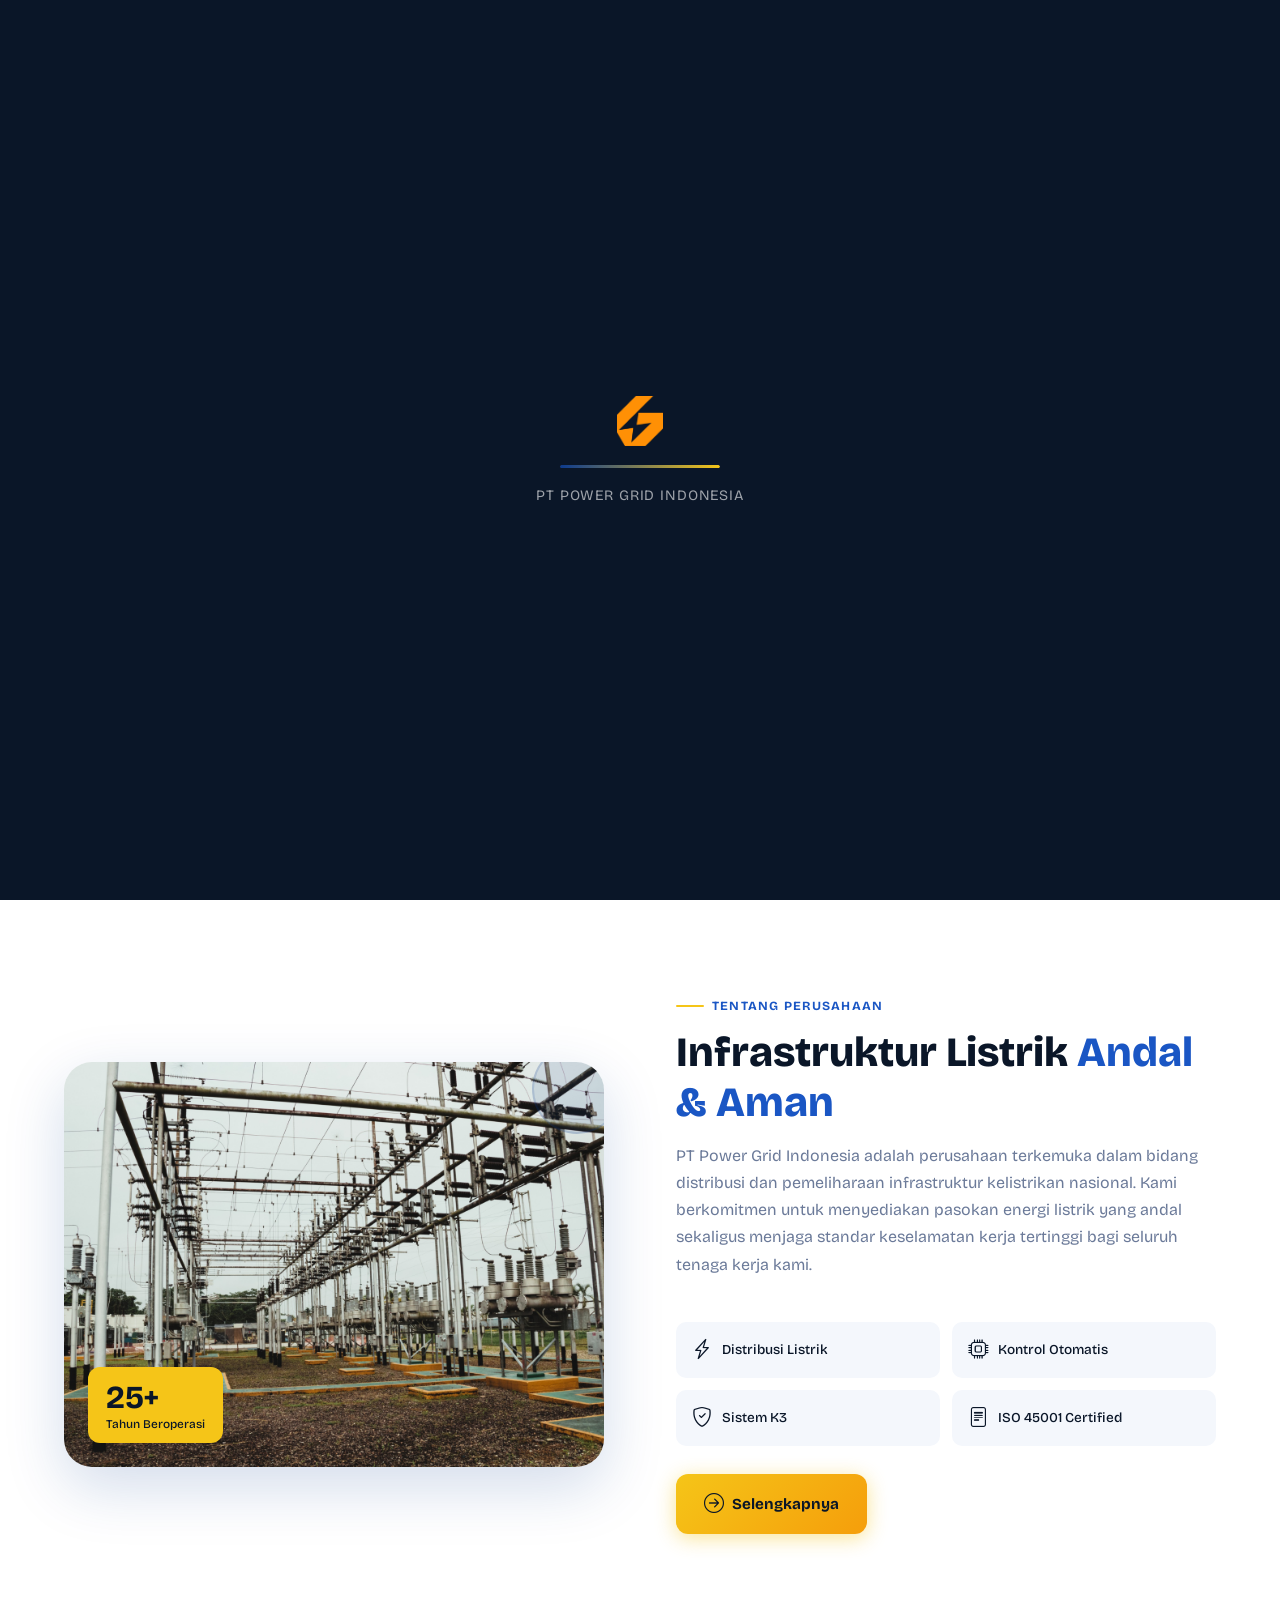
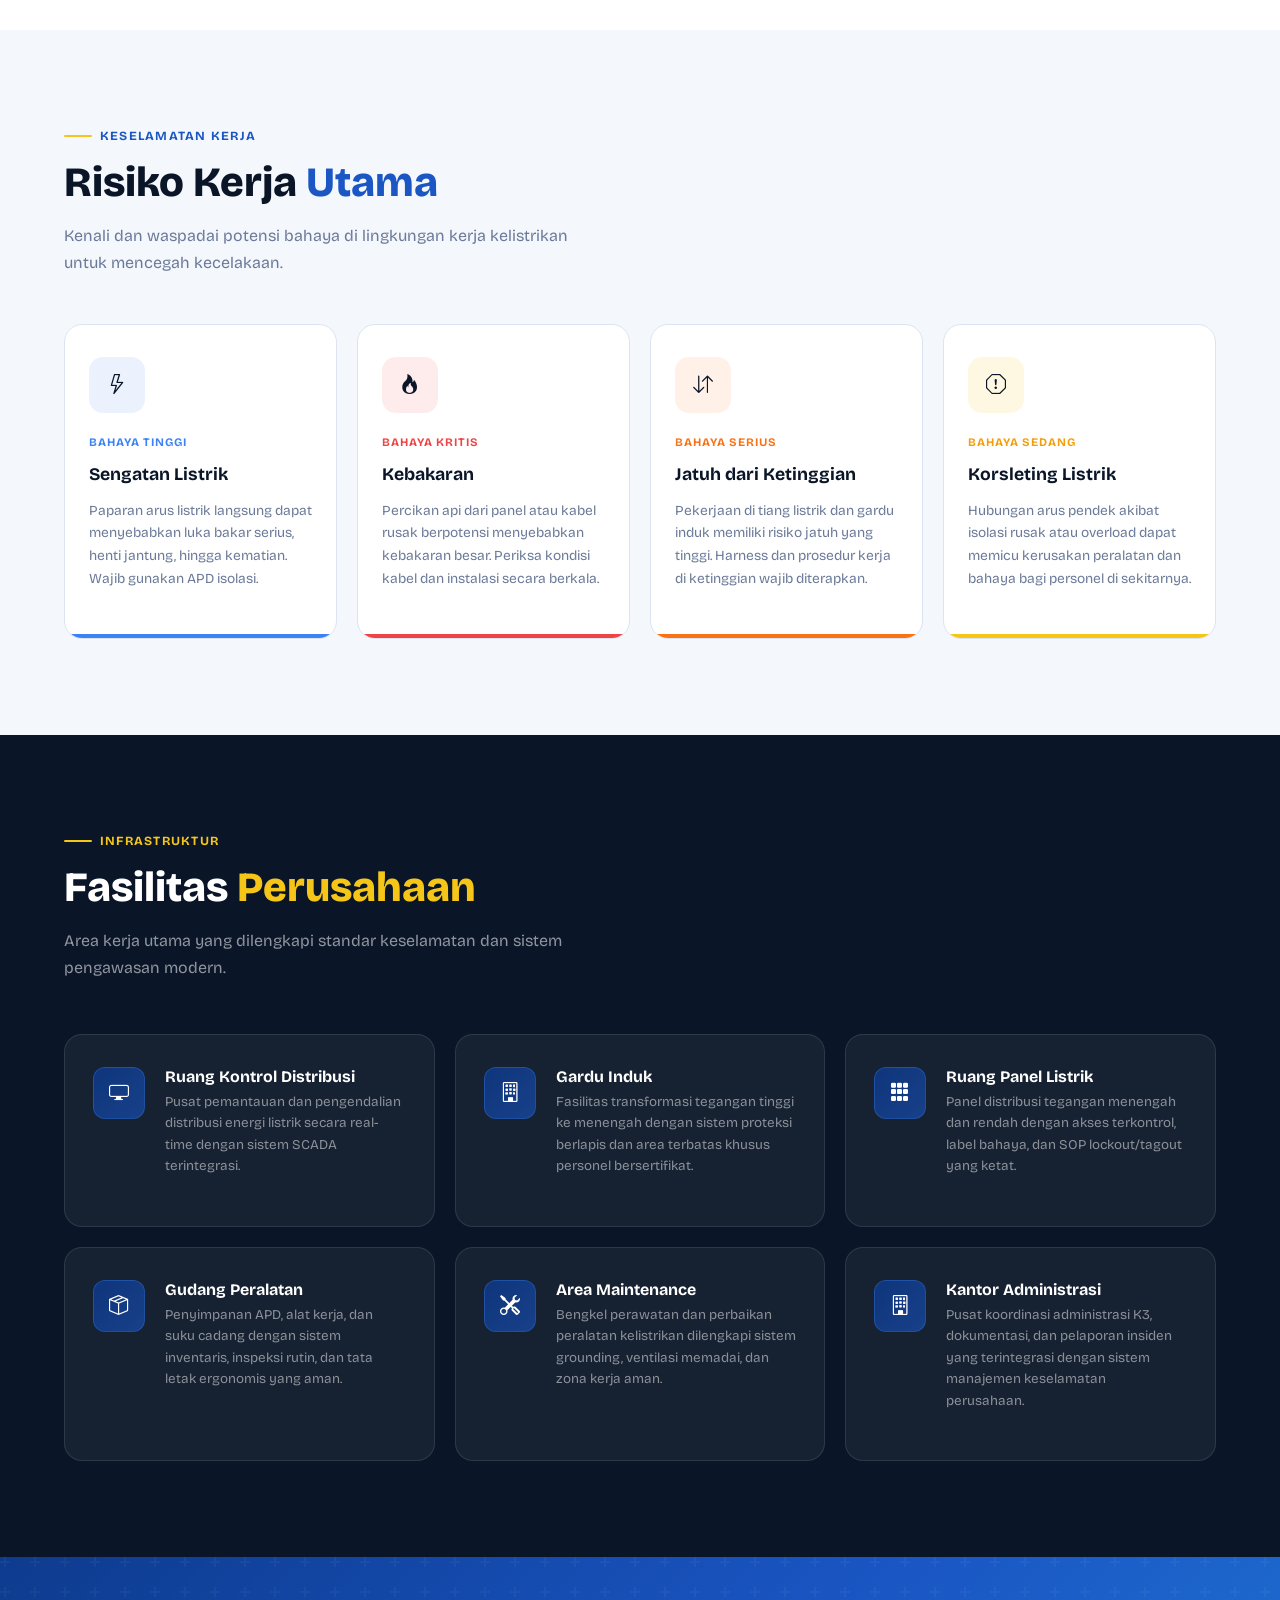
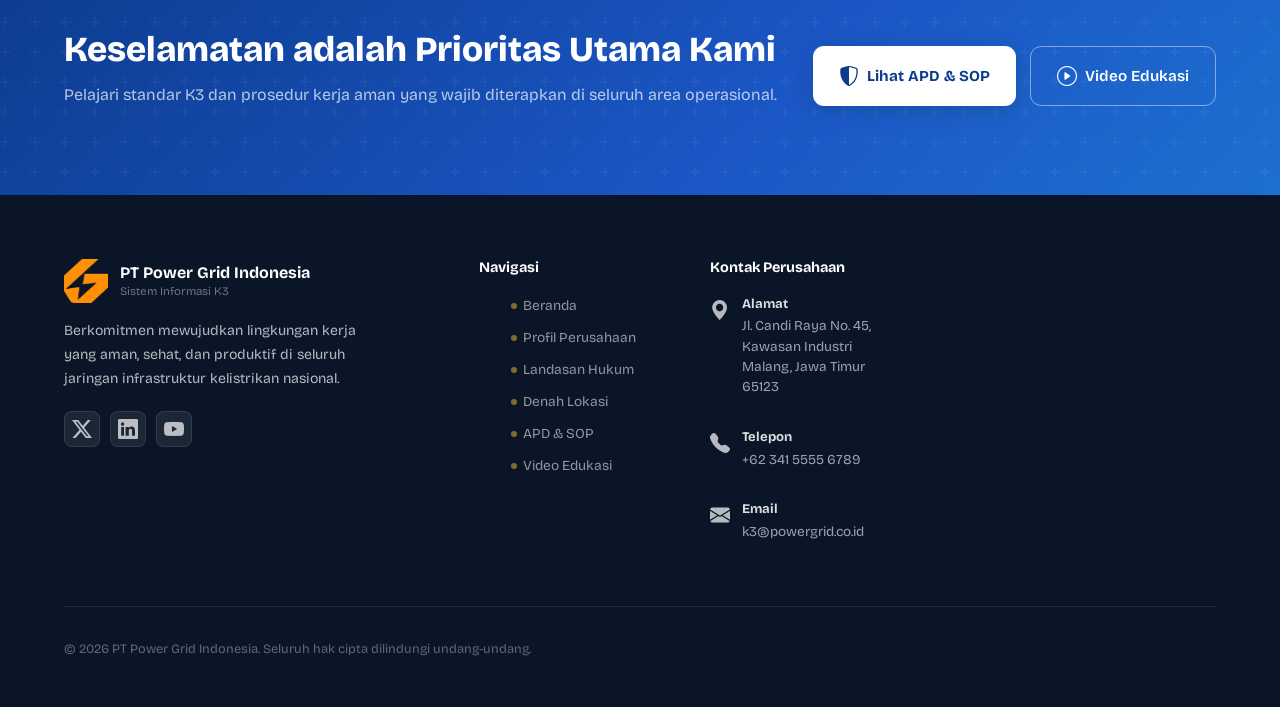
<file: index.html>
<!DOCTYPE html>
<html lang="id">
<head>
  <meta charset="UTF-8" />
  <meta name="viewport" content="width=device-width, initial-scale=1.0" />
  <title>Sistem Informasi K3 — PT Power Grid Indonesia</title>
  <link href="https://fonts.googleapis.com/css2?family=Inter:opsz,wght@14..32,300;14..32,400;14..32,500;14..32,600;14..32,700;14..32,800&family=DM+Sans:ital,wght@0,300;0,400;0,500;0,600;1,400&display=swap" rel="stylesheet" />
  <link rel="preconnect" href="https://fonts.googleapis.com">
  <link rel="preconnect" href="https://fonts.gstatic.com" crossorigin>
  <link href="https://fonts.googleapis.com/css2?family=Bricolage+Grotesque:opsz,wght@12..96,200..800&display=swap" rel="stylesheet">
  <link href="https://cdn.jsdelivr.net/npm/bootstrap@5.3.8/dist/css/bootstrap.min.css" rel="stylesheet" integrity="sha384-sRIl4kxILFvY47J16cr9ZwB07vP4J8+LH7qKQnuqkuIAvNWLzeN8tE5YBujZqJLB" crossorigin="anonymous">
  <link rel="stylesheet" href="https://cdn.jsdelivr.net/npm/bootstrap-icons@1.11.3/font/bootstrap-icons.min.css">
  <link rel="stylesheet" href="style/index.css">
</head>
<body>
  <div id="loader">
    <div class="loader-logo">
      <img src="img/logo.png" alt="Logo Loader">
    </div>

    <div class="loader-bar">
      <div class="loader-progress"></div>
    </div>

    <div class="loader-text">
      PT POWER GRID INDONESIA
    </div>
  </div>

  <nav class="navbar" id="navbar">
    <a class="nav-logo" href="#">
      <div class="nav-logo-icon">
        <img src="img/logo.png" alt="Logo Navbar">
      </div>
      <div class="nav-logo-text">
        <span>Power Grid</span>
      </div>
    </a>

    <ul class="nav-links" id="navLinks">
      <li><a href="index.html" class="active">Beranda</a></li>
      <li><a href="profil.html">Profil Perusahaan</a></li>
      <li><a href="hukum.html">Landasan Hukum</a></li>
      <li><a href="denah.html">Denah Lokasi</a></li>
      <li><a href="apd_sop.html">APD & SOP</a></li>
      <li><a href="video.html" class="nav-cta">Video Edukasi</a></li>
    </ul>

    <div class="nav-burger" id="burger" onclick="toggleMenu()">
      <span></span>
      <span></span>
      <span></span>
    </div>
  </nav>

  <section class="hero" id="beranda">
    <div class="hero-bg"></div>
    <div class="hero-content">
      <div class="hero-badge">
        Sistem Informasi K3
      </div>
      <h1 class="hero-title">
        Keselamatan Kerja
        <em class="accent">PT Power Grid Indonesia</em>
      </h1>
      <p class="hero-subtitle">
        Mewujudkan lingkungan kerja yang aman, sehat, dan bebas kecelakaan kerja di seluruh jaringan distribusi kelistrikan Indonesia.
      </p>
      <div class="hero-actions">
        <a href="hukum.html" class="btn-primary">
          <i class="bi bi-shield"></i>
          Pelajari K3
        </a>
        <a href="apd_sop.html" class="btn-outline">
          <i class="bi bi-check2-square"></i>
          Lihat SOP
        </a>
      </div>
    </div>

    <div class="hero-card-float card1">
      <div class="icon-circle" style="background:rgba(239,68,68,.2);">
        <i class="bi bi-exclamation-triangle"></i>
      </div>
      <div>
        <div style="font-size:.7rem;opacity:.6;margin-bottom:2px;">STATUS KEAMANAN</div>
        <div style="font-weight:700;">Zero Accident Target</div>
      </div>
    </div>
    <div class="hero-card-float card2">
      <div class="icon-circle" style="background:rgba(245,197,24,.2);">
        <i class="bi bi-star"></i>
      </div>
      <div>
        <div style="font-size:.7rem;opacity:.6;margin-bottom:2px;">SERTIFIKASI</div>
        <div style="font-weight:700;">ISO 45001:2018</div>
      </div>
    </div>

    <div class="hero-stats">
      <div class="hero-stat reveal">
        <div class="hero-stat-num">500+</div>
        <div class="hero-stat-label">Karyawan Terlatih K3</div>
      </div>
      <div class="hero-stat reveal" style="transition-delay:.1s">
        <div class="hero-stat-num">98%</div>
        <div class="hero-stat-label">Kepatuhan SOP Kerja</div>
      </div>
      <div class="hero-stat reveal" style="transition-delay:.2s">
        <div class="hero-stat-num">15+</div>
        <div class="hero-stat-label">Gardu Induk Dikelola</div>
      </div>
      <div class="hero-stat reveal" style="transition-delay:.3s">
        <div class="hero-stat-num">0</div>
        <div class="hero-stat-label">Target Kecelakaan Fatal</div>
      </div>
    </div>
  </section>

  <section class="about" id="profil">
    <div class="about-inner">
      <div class="about-image-wrap reveal-left">
        <img src="img/infrastuktur.jpg" alt="Operasional PT Power Grid" loading="lazy" />
        <div class="about-image-badge">
          <span>25+</span>
          <small>Tahun Beroperasi</small>
        </div>
        <div class="about-corner-dot"></div>
      </div>
      <div class="about-text reveal-right">
        <div>
          <div class="section-label">Tentang Perusahaan</div>
          <h2 class="section-title">Infrastruktur Listrik <em>Andal &amp; Aman</em></h2>
          <p class="section-desc" style="max-width:100%">
            PT Power Grid Indonesia adalah perusahaan terkemuka dalam bidang distribusi dan pemeliharaan infrastruktur kelistrikan nasional. Kami berkomitmen untuk menyediakan pasokan energi listrik yang andal sekaligus menjaga standar keselamatan kerja tertinggi bagi seluruh tenaga kerja kami.
          </p>
        </div>
        <div class="about-highlights">
          <div class="highlight-chip">
            <i class="bi bi-lightning-charge"></i>
            Distribusi Listrik
          </div>
          <div class="highlight-chip">
            <i class="bi bi-cpu"></i>
            Kontrol Otomatis
          </div>
          <div class="highlight-chip">
            <i class="bi bi-shield-check"></i>
            Sistem K3
          </div>
          <div class="highlight-chip">
            <i class="bi bi-file-text"></i>
            ISO 45001 Certified
          </div>
        </div>
        <div class="about-cta">
          <a href="profil.html" class="btn-primary">
            <i class="bi bi-arrow-right-circle"></i>
            Selengkapnya
          </a>
        </div>
      </div>
    </div>
  </section>

  <section class="risiko" id="risiko">
    <div class="risiko-header reveal">
      <div class="section-label">Keselamatan Kerja</div>
      <h2 class="section-title">Risiko Kerja <em>Utama</em></h2>
      <p class="section-desc">Kenali dan waspadai potensi bahaya di lingkungan kerja kelistrikan untuk mencegah kecelakaan.</p>
    </div>
    <div class="risiko-grid">
      <div class="risk-card blue reveal" style="transition-delay:.05s">
        <div class="risk-icon">
          <i class="bi bi-lightning"></i>
        </div>
        <div class="risk-tag">Bahaya Tinggi</div>
        <div class="risk-title">Sengatan Listrik</div>
        <p class="risk-desc">Paparan arus listrik langsung dapat menyebabkan luka bakar serius, henti jantung, hingga kematian. Wajib gunakan APD isolasi.</p>
      </div>
      <div class="risk-card red reveal" style="transition-delay:.1s">
        <div class="risk-icon">
          <i class="bi bi-fire"></i>
        </div>
        <div class="risk-tag">Bahaya Kritis</div>
        <div class="risk-title">Kebakaran</div>
        <p class="risk-desc">Percikan api dari panel atau kabel rusak berpotensi menyebabkan kebakaran besar. Periksa kondisi kabel dan instalasi secara berkala.</p>
      </div>
      <div class="risk-card orange reveal" style="transition-delay:.15s">
        <div class="risk-icon">
          <i class="bi bi-arrow-down-up"></i>
        </div>
        <div class="risk-tag">Bahaya Serius</div>
        <div class="risk-title">Jatuh dari Ketinggian</div>
        <p class="risk-desc">Pekerjaan di tiang listrik dan gardu induk memiliki risiko jatuh yang tinggi. Harness dan prosedur kerja di ketinggian wajib diterapkan.</p>
      </div>
      <div class="risk-card yellow reveal" style="transition-delay:.2s">
        <div class="risk-icon">
          <i class="bi bi-exclamation-octagon"></i>
        </div>
        <div class="risk-tag">Bahaya Sedang</div>
        <div class="risk-title">Korsleting Listrik</div>
        <p class="risk-desc">Hubungan arus pendek akibat isolasi rusak atau overload dapat memicu kerusakan peralatan dan bahaya bagi personel di sekitarnya.</p>
      </div>
    </div>
  </section>

  <section class="fasilitas" id="fasilitas">
    <div class="reveal">
      <div class="section-label">Infrastruktur</div>
      <h2 class="section-title">Fasilitas <em>Perusahaan</em></h2>
      <p class="section-desc">Area kerja utama yang dilengkapi standar keselamatan dan sistem pengawasan modern.</p>
    </div>
    <div class="fasilitas-grid">
      <div class="facility-card reveal" style="transition-delay:.05s">
        <div class="facility-icon">
          <i class="bi bi-display"></i>
        </div>
        <div class="facility-text">
          <h3>Ruang Kontrol Distribusi</h3>
          <p>Pusat pemantauan dan pengendalian distribusi energi listrik secara real-time dengan sistem SCADA terintegrasi.</p>
        </div>
      </div>
      <div class="facility-card reveal" style="transition-delay:.1s">
        <div class="facility-icon">
          <i class="bi bi-building"></i>
        </div>
        <div class="facility-text">
          <h3>Gardu Induk</h3>
          <p>Fasilitas transformasi tegangan tinggi ke menengah dengan sistem proteksi berlapis dan area terbatas khusus personel bersertifikat.</p>
        </div>
      </div>
      <div class="facility-card reveal" style="transition-delay:.15s">
        <div class="facility-icon">
          <i class="bi bi-grid-3x3-gap-fill"></i>
        </div>
        <div class="facility-text">
          <h3>Ruang Panel Listrik</h3>
          <p>Panel distribusi tegangan menengah dan rendah dengan akses terkontrol, label bahaya, dan SOP lockout/tagout yang ketat.</p>
        </div>
      </div>
      <div class="facility-card reveal" style="transition-delay:.2s">
        <div class="facility-icon">
          <i class="bi bi-box-seam"></i>
        </div>
        <div class="facility-text">
          <h3>Gudang Peralatan</h3>
          <p>Penyimpanan APD, alat kerja, dan suku cadang dengan sistem inventaris, inspeksi rutin, dan tata letak ergonomis yang aman.</p>
        </div>
      </div>
      <div class="facility-card reveal" style="transition-delay:.25s">
        <div class="facility-icon">
          <i class="bi bi-tools"></i>
        </div>
        <div class="facility-text">
          <h3>Area Maintenance</h3>
          <p>Bengkel perawatan dan perbaikan peralatan kelistrikan dilengkapi sistem grounding, ventilasi memadai, dan zona kerja aman.</p>
        </div>
      </div>
      <div class="facility-card reveal" style="transition-delay:.3s">
        <div class="facility-icon">
          <i class="bi bi-building"></i>
        </div>
        <div class="facility-text">
          <h3>Kantor Administrasi</h3>
          <p>Pusat koordinasi administrasi K3, dokumentasi, dan pelaporan insiden yang terintegrasi dengan sistem manajemen keselamatan perusahaan.</p>
        </div>
      </div>
    </div>
  </section>

  <div class="safety-banner">
    <div class="safety-banner-inner">
      <div class="safety-banner-text reveal-left">
        <h2>Keselamatan adalah Prioritas Utama Kami</h2>
        <p>Pelajari standar K3 dan prosedur kerja aman yang wajib diterapkan di seluruh area operasional.</p>
      </div>
      <div class="safety-banner-actions reveal-right">
        <a href="apd_sop.html" class="btn-white">
          <i class="bi bi-shield-shaded"></i>
          Lihat APD &amp; SOP
        </a>
        <a href="video.html" class="btn-ghost-white">
          <i class="bi bi-play-circle"></i>
          Video Edukasi
        </a>
      </div>
    </div>
  </div>

  <footer class="footer">
    <div class="footer-grid">
      <div>
        <div class="footer-brand-logo">
          <div class="icon-wrap">
            <img src="img/logo.png" alt="Logo Loader">
          </div>
          <div class="footer-brand-name">
            PT Power Grid Indonesia
            <small>Sistem Informasi K3</small>
          </div>
        </div>
        <p class="footer-tagline">
          Berkomitmen mewujudkan lingkungan kerja yang aman, sehat, dan produktif di seluruh jaringan infrastruktur kelistrikan nasional.
        </p>
        <div class="footer-socials">
          <div class="social-btn">
            <i class="bi bi-twitter-x"></i>
          </div>
          <div class="social-btn">
            <i class="bi bi-linkedin"></i>
          </div>
          <div class="social-btn">
            <i class="bi bi-youtube"></i>
          </div>
        </div>
      </div>
      <div class="footer-col">
        <h4>Navigasi</h4>
        <ul class="footer-links">
          <li><a href="index.html">Beranda</a></li>
          <li><a href="profil.html">Profil Perusahaan</a></li>
          <li><a href="hukum.html">Landasan Hukum</a></li>
          <li><a href="denah.html">Denah Lokasi</a></li>
          <li><a href="apd_sop.html">APD &amp; SOP</a></li>
          <li><a href="video.html">Video Edukasi</a></li>
        </ul>
      </div>
      <div class="footer-col">
        <h4>Kontak Perusahaan</h4>
        <div class="contact-items">
          <div class="contact-item">
            <i class="bi bi-geo-alt-fill"></i>
            <p><strong>Alamat</strong>Jl. Candi Raya No. 45, Kawasan Industri Malang, Jawa Timur 65123</p>
          </div>
          <div class="contact-item">
            <i class="bi bi-telephone-fill"></i>
            <p><strong>Telepon</strong>+62 341 5555 6789</p>
          </div>
          <div class="contact-item">
            <i class="bi bi-envelope-fill"></i>
            <p><strong>Email</strong>k3@powergrid.co.id</p>
          </div>
        </div>
      </div>
    </div>
    <div class="footer-bottom">
      <p>&copy; <span id="currentYear"></span> PT Power Grid Indonesia. Seluruh hak cipta dilindungi undang-undang.</p>
    </div>
  </footer>
  <script>
    // Set current year dynamically
    document.getElementById('currentYear').innerText = new Date().getFullYear();

    // Placeholder for toggleMenu function if not exists in index.js
    function toggleMenu() {
      const navLinks = document.getElementById('navLinks');
      if (navLinks) {
        navLinks.classList.toggle('active');
      }
    }
  </script>
  <script src="script/index.js"></script>
  <script src="https://cdn.jsdelivr.net/npm/bootstrap@5.3.8/dist/js/bootstrap.bundle.min.js" integrity="sha384-FKyoEForCGlyvwx9Hj09JcYn3nv7wiPVlz7YYwJrWVcXK/BmnVDxM+D2scQbITxI" crossorigin="anonymous"></script>
</body>
</html>
</file>
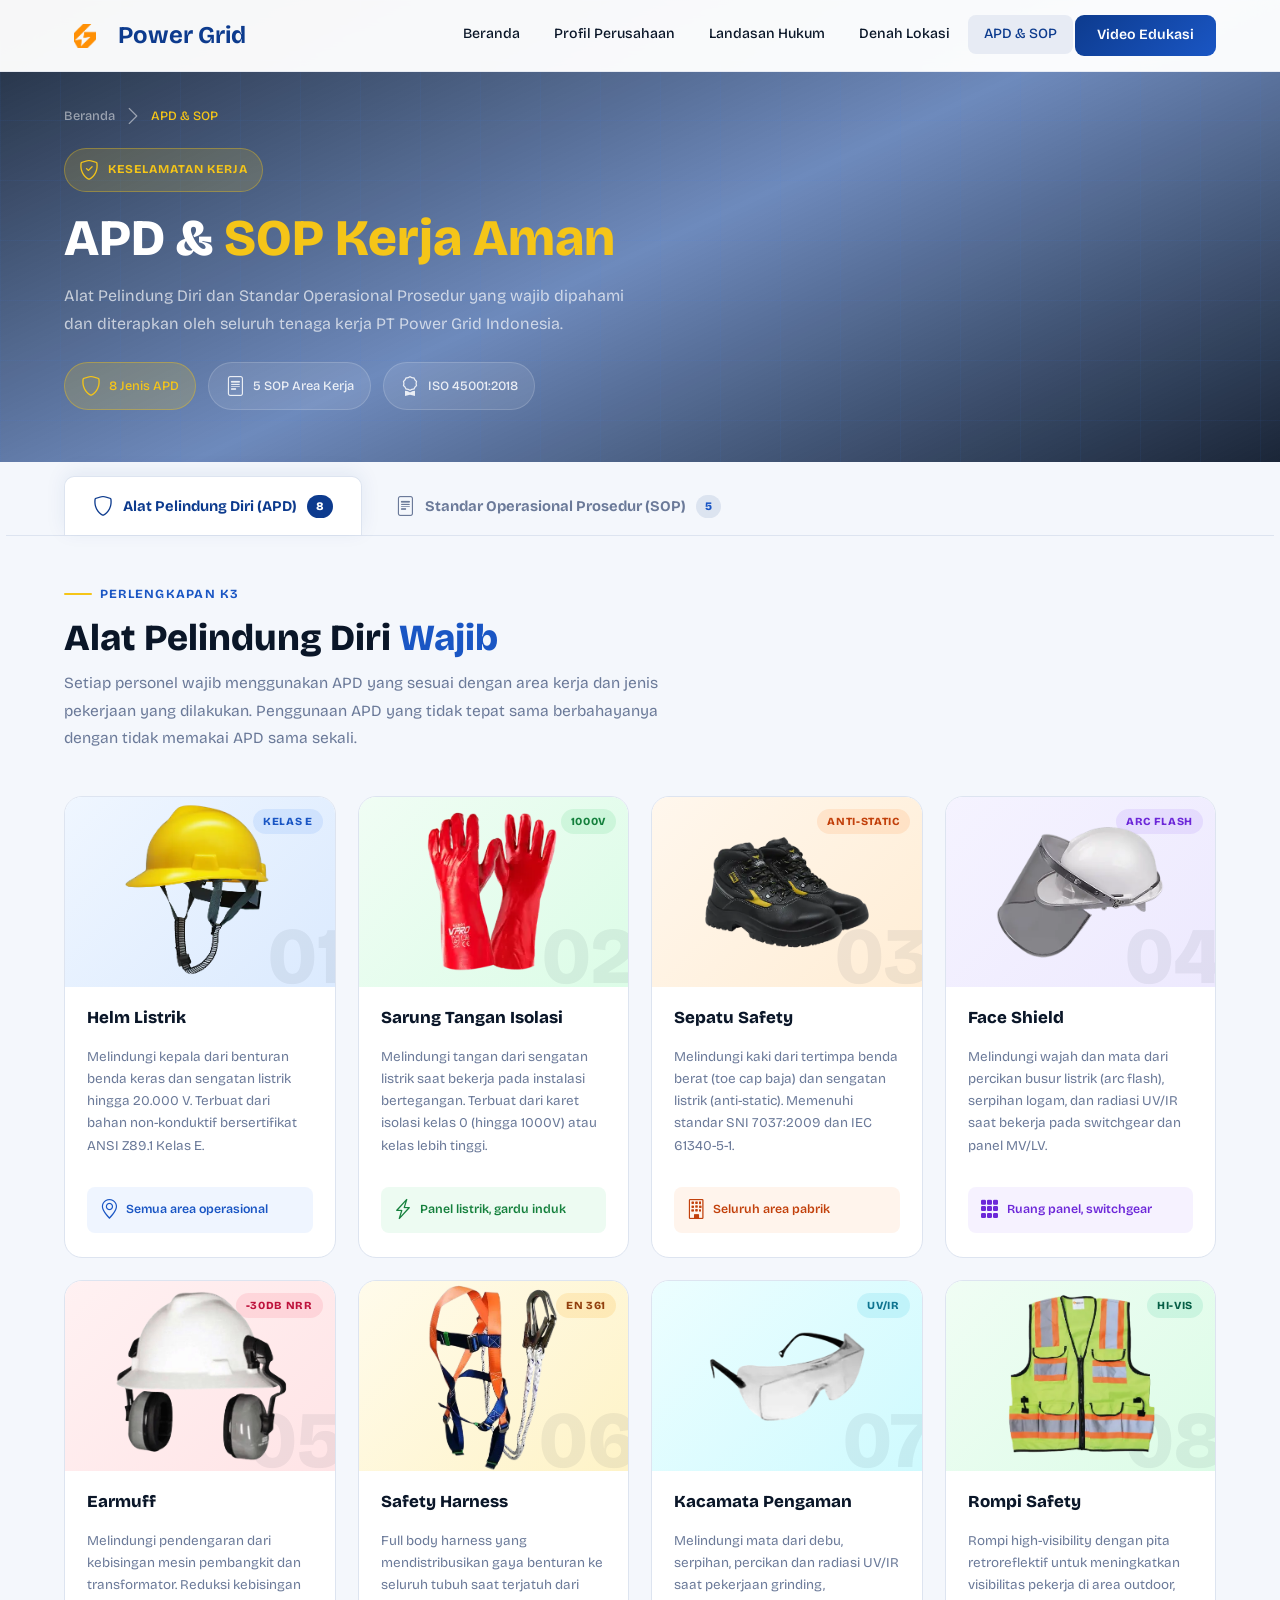
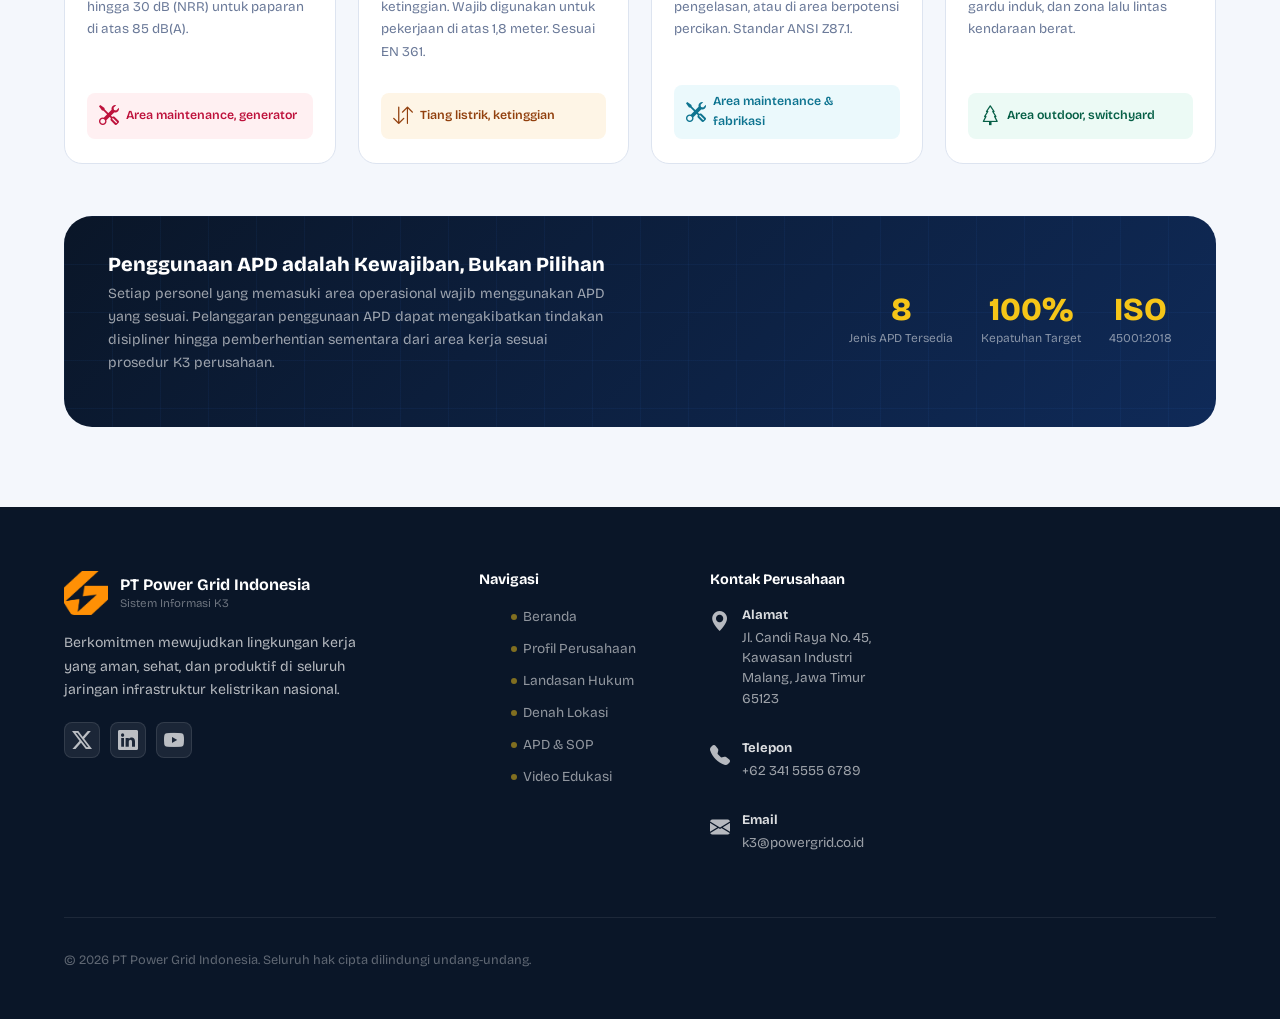
<file: apd_sop.html>
<!DOCTYPE html>
<html lang="id">
<head>
  <meta charset="UTF-8" />
  <meta name="viewport" content="width=device-width, initial-scale=1.0" />
  <title>APD & SOP — PT Power Grid Indonesia</title>
  <link href="https://fonts.googleapis.com/css2?family=Inter:opsz,wght@14..32,300;14..32,400;14..32,500;14..32,600;14..32,700;14..32,800&family=DM+Sans:ital,wght@0,300;0,400;0,500;0,600;1,400&display=swap" rel="stylesheet" />
  <link rel="preconnect" href="https://fonts.googleapis.com">
  <link rel="preconnect" href="https://fonts.gstatic.com" crossorigin>
  <link href="https://fonts.googleapis.com/css2?family=Bricolage+Grotesque:opsz,wght@12..96,200..800&display=swap" rel="stylesheet">
  <link href="https://cdn.jsdelivr.net/npm/bootstrap@5.3.8/dist/css/bootstrap.min.css" rel="stylesheet" integrity="sha384-sRIl4kxILFvY47J16cr9ZwB07vP4J8+LH7qKQnuqkuIAvNWLzeN8tE5YBujZqJLB" crossorigin="anonymous">
  <link rel="stylesheet" href="https://cdn.jsdelivr.net/npm/bootstrap-icons@1.11.3/font/bootstrap-icons.min.css">
  <link rel="stylesheet" href="style/index.css" />
  <link rel="stylesheet" href="style/apd_sop.css" />
</head>
<body>
  <nav class="navbar" id="navbar">
    <a class="nav-logo" href="index.html">
      <div class="nav-logo-icon">
        <img src="img/logo.png" alt="Logo Navbar">
      </div>
      <div class="nav-logo-text">
        <span>Power Grid</span>
      </div>
    </a>

    <ul class="nav-links" id="navLinks">
      <li><a href="index.html">Beranda</a></li>
      <li><a href="profil.html">Profil Perusahaan</a></li>
      <li><a href="hukum.html">Landasan Hukum</a></li>
      <li><a href="denah.html">Denah Lokasi</a></li>
      <li><a href="apd_sop.html" class="active">APD & SOP</a></li>
      <li><a href="video.html" class="nav-cta">Video Edukasi</a></li>
    </ul>

    <div class="nav-burger" id="burger" onclick="toggleMenu()">
      <span></span>
      <span></span>
      <span></span>
    </div>
  </nav>

  <!-- PAGE HEADER -->
  <header class="page-header">
    <div class="page-header-bg"></div>
    <div class="page-header-content">
      <div class="breadcrumb">
        <a href="index.html">Beranda</a>
        <i class="bi bi-chevron-right"></i>
        <span>APD &amp; SOP</span>
      </div>
      <div class="page-header-badge">
        <i class="bi bi-shield-check"></i>
        Keselamatan Kerja
      </div>
      <h1 class="page-header-title">APD &amp; <em>SOP Kerja Aman</em></h1>
      <p class="page-header-desc">Alat Pelindung Diri dan Standar Operasional Prosedur yang wajib dipahami dan diterapkan oleh seluruh tenaga kerja PT Power Grid Indonesia.</p>
      <div class="header-chips">
        <div class="header-chip yc"><i class="bi bi-shield"></i> 8 Jenis APD</div>
        <div class="header-chip"><i class="bi bi-file-text"></i> 5 SOP Area Kerja</div>
        <div class="header-chip"><i class="bi bi-award"></i> ISO 45001:2018</div>
      </div>
    </div>
  </header>

  <!-- TAB SECTION -->
  <div class="tab-section">
    <div class="tab-wrapper">

      <!-- Tab Navigation -->
      <div class="tab-nav-outer">
        <div class="tab-nav">
          <button class="tab-btn active" onclick="switchTab('apd',this)">
            <i class="bi bi-shield"></i>
            Alat Pelindung Diri (APD)
            <span class="tab-count">8</span>
          </button>
          <button class="tab-btn" onclick="switchTab('sop',this)">
            <i class="bi bi-file-text"></i>
            Standar Operasional Prosedur (SOP)
            <span class="tab-count">5</span>
          </button>
        </div>
      </div>

      <!-- Tab Content -->
      <div class="tab-content">

        <!-- PANEL APD -->
        <div class="tab-panel active" id="panel-apd">
          <div class="apd-header reveal">
            <div class="section-label">Perlengkapan K3</div>
            <h2 class="section-title">Alat Pelindung Diri <em>Wajib</em></h2>
            <p class="section-desc">Setiap personel wajib menggunakan APD yang sesuai dengan area kerja dan jenis pekerjaan yang dilakukan. Penggunaan APD yang tidak tepat sama berbahayanya dengan tidak memakai APD sama sekali.</p>
          </div>

          <div class="apd-grid">

            <!-- 1. Helm Listrik -->
            <div class="apd-card c1 reveal" style="transition-delay:.04s">
              <div class="apd-illus">
                <div class="apd-illus-bg"></div>
                <div class="apd-glow"></div>
                <div class="apd-svg-wrap">
                  <img src="img/apd/helm-listrik.png" alt="Helm Listrik">
                </div>
                <div class="apd-illus-num">01</div>
              </div>
              <div class="apd-body">
                <div class="apd-badge">Kelas E</div>
                <h3 class="apd-name">Helm Listrik</h3>
                <p class="apd-fungsi">Melindungi kepala dari benturan benda keras dan sengatan listrik hingga 20.000 V. Terbuat dari bahan non-konduktif bersertifikat ANSI Z89.1 Kelas E.</p>
                <div class="apd-area"><i class="bi bi-geo-alt"></i> Semua area operasional</div>
              </div>
            </div>

            <!-- 2. Sarung Tangan Isolasi -->
            <div class="apd-card c2 reveal" style="transition-delay:.07s">
              <div class="apd-illus">
                <div class="apd-illus-bg"></div>
                <div class="apd-glow"></div>
                <div class="apd-svg-wrap">
                  <img src="img/apd/sarung-tangan-isolasi.png" alt="Sarung Tangan Isolasi">
                </div>
                <div class="apd-illus-num">02</div>
              </div>
              <div class="apd-body">
                <div class="apd-badge">1000V</div>
                <h3 class="apd-name">Sarung Tangan Isolasi</h3>
                <p class="apd-fungsi">Melindungi tangan dari sengatan listrik saat bekerja pada instalasi bertegangan. Terbuat dari karet isolasi kelas 0 (hingga 1000V) atau kelas lebih tinggi.</p>
                <div class="apd-area"><i class="bi bi-lightning-charge"></i> Panel listrik, gardu induk</div>
              </div>
            </div>

            <!-- 3. Sepatu Safety -->
            <div class="apd-card c3 reveal" style="transition-delay:.10s">
              <div class="apd-illus">
                <div class="apd-illus-bg"></div>
                <div class="apd-glow"></div>
                <div class="apd-svg-wrap">
                  <img src="img/apd/sepatu-safety.png" alt="Sepatu Safety">
                </div>
                <div class="apd-illus-num">03</div>
              </div>
              <div class="apd-body">
                <div class="apd-badge">Anti-Static</div>
                <h3 class="apd-name">Sepatu Safety</h3>
                <p class="apd-fungsi">Melindungi kaki dari tertimpa benda berat (toe cap baja) dan sengatan listrik (anti-static). Memenuhi standar SNI 7037:2009 dan IEC 61340-5-1.</p>
                <div class="apd-area"><i class="bi bi-building"></i> Seluruh area pabrik</div>
              </div>
            </div>

            <!-- 4. Face Shield -->
            <div class="apd-card c4 reveal" style="transition-delay:.13s">
              <div class="apd-illus">
                <div class="apd-illus-bg"></div>
                <div class="apd-glow"></div>
                <div class="apd-svg-wrap">
                  <img src="img/apd/face-shield.png" alt="Face Shield">
                </div>
                <div class="apd-illus-num">04</div>
              </div>
              <div class="apd-body">
                <div class="apd-badge">ARC Flash</div>
                <h3 class="apd-name">Face Shield</h3>
                <p class="apd-fungsi">Melindungi wajah dan mata dari percikan busur listrik (arc flash), serpihan logam, dan radiasi UV/IR saat bekerja pada switchgear dan panel MV/LV.</p>
                <div class="apd-area"><i class="bi bi-grid-3x3-gap-fill"></i> Ruang panel, switchgear</div>
              </div>
            </div>

            <!-- 5. Earmuff -->
            <div class="apd-card c5 reveal" style="transition-delay:.16s">
              <div class="apd-illus">
                <div class="apd-illus-bg"></div>
                <div class="apd-glow"></div>
                <div class="apd-svg-wrap">
                  <img src="img/apd/earmuff.png" alt="Earmuff">
                </div>
                <div class="apd-illus-num">05</div>
              </div>
              <div class="apd-body">
                <div class="apd-badge">-30dB NRR</div>
                <h3 class="apd-name">Earmuff</h3>
                <p class="apd-fungsi">Melindungi pendengaran dari kebisingan mesin pembangkit dan transformator. Reduksi kebisingan hingga 30 dB (NRR) untuk paparan di atas 85 dB(A).</p>
                <div class="apd-area"><i class="bi bi-tools"></i> Area maintenance, generator</div>
              </div>
            </div>

            <!-- 6. Safety Harness -->
            <div class="apd-card c6 reveal" style="transition-delay:.19s">
              <div class="apd-illus">
                <div class="apd-illus-bg"></div>
                <div class="apd-glow"></div>
                <div class="apd-svg-wrap">
                  <img src="img/apd/safety-harness.png" alt="Safety Harness">
                </div>
                <div class="apd-illus-num">06</div>
              </div>
              <div class="apd-body">
                <div class="apd-badge">EN 361</div>
                <h3 class="apd-name">Safety Harness</h3>
                <p class="apd-fungsi">Full body harness yang mendistribusikan gaya benturan ke seluruh tubuh saat terjatuh dari ketinggian. Wajib digunakan untuk pekerjaan di atas 1,8 meter. Sesuai EN 361.</p>
                <div class="apd-area"><i class="bi bi-arrow-down-up"></i> Tiang listrik, ketinggian</div>
              </div>
            </div>

            <!-- 7. Kacamata Pengaman -->
            <div class="apd-card c7 reveal" style="transition-delay:.22s">
              <div class="apd-illus">
                <div class="apd-illus-bg"></div>
                <div class="apd-glow"></div>
                <div class="apd-svg-wrap">
                  <img src="img/apd/kacamata-safety.png" alt="Kacamata Pengaman">
                </div>
                <div class="apd-illus-num">07</div>
              </div>
              <div class="apd-body">
                <div class="apd-badge">UV/IR</div>
                <h3 class="apd-name">Kacamata Pengaman</h3>
                <p class="apd-fungsi">Melindungi mata dari debu, serpihan, percikan dan radiasi UV/IR saat pekerjaan grinding, pengelasan, atau di area berpotensi percikan. Standar ANSI Z87.1.</p>
                <div class="apd-area"><i class="bi bi-tools"></i> Area maintenance &amp; fabrikasi</div>
              </div>
            </div>

            <!-- 8. Rompi Safety -->
            <div class="apd-card c8 reveal" style="transition-delay:.25s">
              <div class="apd-illus">
                <div class="apd-illus-bg"></div>
                <div class="apd-glow"></div>
                <div class="apd-svg-wrap">
                  <img src="img/apd/rompi-safety.png" alt="Rompi Safety">
                </div>
                <div class="apd-illus-num">08</div>
              </div>
              <div class="apd-body">
                <div class="apd-badge">Hi-Vis</div>
                <h3 class="apd-name">Rompi Safety</h3>
                <p class="apd-fungsi">Rompi high-visibility dengan pita retroreflektif untuk meningkatkan visibilitas pekerja di area outdoor, gardu induk, dan zona lalu lintas kendaraan berat.</p>
                <div class="apd-area"><i class="bi bi-tree"></i> Area outdoor, switchyard</div>
              </div>
            </div>

          </div>

          <!-- APD Summary -->
          <div class="apd-summary reveal">
            <div class="apd-summary-text">
              <h3>Penggunaan APD adalah Kewajiban, Bukan Pilihan</h3>
              <p>Setiap personel yang memasuki area operasional wajib menggunakan APD yang sesuai. Pelanggaran penggunaan APD dapat mengakibatkan tindakan disipliner hingga pemberhentian sementara dari area kerja sesuai prosedur K3 perusahaan.</p>
            </div>
            <div class="apd-summary-stats">
              <div class="apd-stat"><div class="apd-stat-num">8</div><div class="apd-stat-label">Jenis APD Tersedia</div></div>
              <div class="apd-stat"><div class="apd-stat-num">100%</div><div class="apd-stat-label">Kepatuhan Target</div></div>
              <div class="apd-stat"><div class="apd-stat-num">ISO</div><div class="apd-stat-label">45001:2018</div></div>
            </div>
          </div>
        </div>

        <!-- PANEL SOP -->
        <div class="tab-panel" id="panel-sop">
          <div class="sop-header reveal">
            <div class="section-label">Prosedur Kerja Aman</div>
            <h2 class="section-title">SOP Keselamatan <em>Per Area Kerja</em></h2>
            <p class="section-desc">Standar Operasional Prosedur yang wajib dipatuhi sebelum, selama, dan setelah melakukan pekerjaan di setiap area operasional PT Power Grid Indonesia.</p>
          </div>

          <div class="sop-layout">
            <!-- SOP Sidebar -->
            <aside class="sop-sidebar" id="sopSidebar">
              <a class="sop-nav-item active" href="#sop-gi"><i class="bi bi-lightning-charge"></i><div class="sop-nav-dot"></div>Gardu Induk</a>
              <a class="sop-nav-item" href="#sop-panel"><i class="bi bi-grid-3x3-gap-fill"></i><div class="sop-nav-dot"></div>Ruang Panel Listrik</a>
              <a class="sop-nav-item" href="#sop-maint"><i class="bi bi-tools"></i><div class="sop-nav-dot"></div>Area Maintenance</a>
              <a class="sop-nav-item" href="#sop-gudang"><i class="bi bi-box-seam"></i><div class="sop-nav-dot"></div>Gudang Peralatan</a>
              <a class="sop-nav-item" href="#sop-kontrol"><i class="bi bi-cpu"></i><div class="sop-nav-dot"></div>Ruang Kontrol</a>
            </aside>

            <!-- SOP Accordion List -->
            <div class="sop-list" id="sopList">

              <!-- SOP 1: Gardu Induk -->
              <div class="sop-card open" data-color="blue" id="sop-gi">
                <div class="sop-trigger" onclick="toggleSOP(this)">
                  <div class="sop-num">01</div>
                  <div class="sop-trigger-icon"><i class="bi bi-lightning-charge-fill"></i></div>
                  <div class="sop-meta">
                    <div class="sop-tag">SOP-GI-001</div>
                    <div class="sop-title">Gardu Induk</div>
                    <div class="sop-subtitle">Prosedur kerja aman di area gardu induk tegangan menengah/tinggi</div>
                  </div>
                  <div class="sop-right"><span class="sop-risk-pill">Risiko Kritis</span><div class="sop-chevron"><i class="bi bi-chevron-down"></i></div></div>
                </div>
                <div class="sop-body">
                  <div class="sop-body-inner">
                    <div class="sop-steps">
                      <div class="sop-step"><div class="sop-step-num">1</div><div class="sop-step-label">Izin Masuk</div></div>
                      <div class="sop-step"><div class="sop-step-num">2</div><div class="sop-step-label">LOTO</div></div>
                      <div class="sop-step"><div class="sop-step-num">3</div><div class="sop-step-label">Pasang APD</div></div>
                      <div class="sop-step"><div class="sop-step-num">4</div><div class="sop-step-label">Grounding</div></div>
                      <div class="sop-step"><div class="sop-step-num">5</div><div class="sop-step-label">Kerjakan</div></div>
                      <div class="sop-step"><div class="sop-step-num">6</div><div class="sop-step-label">Restore</div></div>
                    </div>
                    <div class="sop-grid">
                      <div class="sop-block bahaya"><div class="sop-block-head"><i class="bi bi-exclamation-triangle"></i><h4>Sumber Bahaya</h4></div><ul class="sop-block-list"><li>Konduktor bertegangan 20 kV – 150 kV</li><li>Energi tersimpan pada kapasitor dan kabel</li><li>Busur listrik (arc flash) saat switching</li><li>Medan elektromagnetik frekuensi 50 Hz</li></ul></div>
                      <div class="sop-block jenis"><div class="sop-block-head"><i class="bi bi-info-circle"></i><h4>Jenis Bahaya</h4></div><ul class="sop-block-list"><li>Sengatan listrik tegangan menengah/tinggi</li><li>Luka bakar akibat arc flash</li><li>Paparan EMF jangka panjang</li></ul></div>
                      <div class="sop-block pencegahan"><div class="sop-block-head"><i class="bi bi-shield-check"></i><h4>Pencegahan</h4></div><ul class="sop-block-list"><li>Laksanakan prosedur LOTO sebelum bekerja</li><li>Pasang safety grounding pada konduktor</li><li>Gunakan voltage detector sebelum menyentuh</li><li>Minimum 2 personel saat bekerja di GI</li></ul></div>
                      <div class="sop-block apd"><div class="sop-block-head"><i class="bi bi-shield"></i><h4>APD Wajib</h4></div><div class="sop-apd-chips"><div class="sop-apd-chip"><i class="bi bi-shield"></i>Helm Listrik Kelas E</div><div class="sop-apd-chip"><i class="bi bi-hand-index-thumb"></i>Sarung Tangan Isolasi</div><div class="sop-apd-chip"><i class="bi bi-eye"></i>Face Shield</div><div class="sop-apd-chip"><i class="bi bi-shoe-prints"></i>Sepatu Anti-Static</div></div></div>
                    </div>
                  </div>
                </div>
              </div>

              <!-- SOP 2: Ruang Panel -->
              <div class="sop-card" data-color="amber" id="sop-panel">
                <div class="sop-trigger" onclick="toggleSOP(this)">
                  <div class="sop-num">02</div>
                  <div class="sop-trigger-icon"><i class="bi bi-grid-3x3-gap-fill"></i></div>
                  <div class="sop-meta"><div class="sop-tag">SOP-LP-002</div><div class="sop-title">Ruang Panel Listrik</div><div class="sop-subtitle">Prosedur akses dan kerja aman pada panel distribusi MV/LV</div></div>
                  <div class="sop-right"><span class="sop-risk-pill">Risiko Tinggi</span><div class="sop-chevron"><i class="bi bi-chevron-down"></i></div></div>
                </div>
                <div class="sop-body"><div class="sop-body-inner"><div class="sop-steps"><div class="sop-step"><div class="sop-step-num">1</div><div class="sop-step-label">Work Permit</div></div><div class="sop-step"><div class="sop-step-num">2</div><div class="sop-step-label">De-energize</div></div><div class="sop-step"><div class="sop-step-num">3</div><div class="sop-step-label">Verifikasi</div></div><div class="sop-step"><div class="sop-step-num">4</div><div class="sop-step-label">Kerjakan</div></div><div class="sop-step"><div class="sop-step-num">5</div><div class="sop-step-label">Re-energize</div></div></div><div class="sop-grid"><div class="sop-block bahaya"><div class="sop-block-head"><i class="bi bi-exclamation-triangle"></i><h4>Sumber Bahaya</h4></div><ul class="sop-block-list"><li>Busbar bertegangan di balik cover panel</li><li>Kabel fleksibel yang terkelupas isolasinya</li><li>Overheating komponen akibat overload</li></ul></div><div class="sop-block jenis"><div class="sop-block-head"><i class="bi bi-info-circle"></i><h4>Jenis Bahaya</h4></div><ul class="sop-block-list"><li>Sengatan listrik tegangan rendah/menengah</li><li>Luka bakar arc flash kategori 1–2</li><li>Kebakaran akibat short circuit</li></ul></div><div class="sop-block pencegahan"><div class="sop-block-head"><i class="bi bi-shield-check"></i><h4>Pencegahan</h4></div><ul class="sop-block-list"><li>Wajib kantongi Energized Work Permit</li><li>Matikan MCB/CB yang terkait dan pasang gembok LOTO</li><li>Verifikasi dengan voltage tester</li></ul></div><div class="sop-block apd"><div class="sop-block-head"><i class="bi bi-shield"></i><h4>APD Wajib</h4></div><div class="sop-apd-chips"><div class="sop-apd-chip"><i class="bi bi-shield"></i>Helm Listrik</div><div class="sop-apd-chip"><i class="bi bi-eye"></i>Kacamata Safety</div><div class="sop-apd-chip"><i class="bi bi-eye"></i>Face Shield</div><div class="sop-apd-chip"><i class="bi bi-shoe-prints"></i>Sepatu Anti-Static</div></div></div></div></div></div>
              </div>

              <!-- SOP 3: Area Maintenance -->
              <div class="sop-card" data-color="green" id="sop-maint">
                <div class="sop-trigger" onclick="toggleSOP(this)">
                  <div class="sop-num">03</div>
                  <div class="sop-trigger-icon"><i class="bi bi-tools"></i></div>
                  <div class="sop-meta"><div class="sop-tag">SOP-MT-003</div><div class="sop-title">Area Maintenance</div><div class="sop-subtitle">Prosedur kerja aman di bengkel perawatan dan perbaikan peralatan kelistrikan</div></div>
                  <div class="sop-right"><span class="sop-risk-pill">Risiko Sedang</span><div class="sop-chevron"><i class="bi bi-chevron-down"></i></div></div>
                </div>
                <div class="sop-body"><div class="sop-body-inner"><div class="sop-steps"><div class="sop-step"><div class="sop-step-num">1</div><div class="sop-step-label">JSA</div></div><div class="sop-step"><div class="sop-step-num">2</div><div class="sop-step-label">APD On</div></div><div class="sop-step"><div class="sop-step-num">3</div><div class="sop-step-label">Cek Alat</div></div><div class="sop-step"><div class="sop-step-num">4</div><div class="sop-step-label">Kerjakan</div></div><div class="sop-step"><div class="sop-step-num">5</div><div class="sop-step-label">Bersihkan</div></div></div><div class="sop-grid"><div class="sop-block bahaya"><div class="sop-block-head"><i class="bi bi-exclamation-triangle"></i><h4>Sumber Bahaya</h4></div><ul class="sop-block-list"><li>Perkakas berputar (grinder, bor) dan benda tajam</li><li>Bahan kimia pelumas dan solvent mudah terbakar</li><li>Kebisingan mesin di atas 85 dB(A)</li></ul></div><div class="sop-block jenis"><div class="sop-block-head"><i class="bi bi-info-circle"></i><h4>Jenis Bahaya</h4></div><ul class="sop-block-list"><li>Luka sayat dan serpihan logam mengenai mata</li><li>Kebakaran akibat percikan + bahan mudah terbakar</li><li>Gangguan pendengaran akibat paparan bising</li></ul></div><div class="sop-block pencegahan"><div class="sop-block-head"><i class="bi bi-shield-check"></i><h4>Pencegahan</h4></div><ul class="sop-block-list"><li>Lakukan Job Safety Analysis (JSA) sebelum mulai</li><li>Simpan bahan mudah terbakar di kabinet tahan api</li><li>Gunakan exhaust fan saat bekerja dengan solvent</li></ul></div><div class="sop-block apd"><div class="sop-block-head"><i class="bi bi-shield"></i><h4>APD Wajib</h4></div><div class="sop-apd-chips"><div class="sop-apd-chip"><i class="bi bi-shield"></i>Helm Safety</div><div class="sop-apd-chip"><i class="bi bi-eye"></i>Kacamata Safety</div><div class="sop-apd-chip"><i class="bi bi-ear"></i>Earmuff -30dB</div><div class="sop-apd-chip"><i class="bi bi-shoe-prints"></i>Sepatu Safety</div></div></div></div></div></div>
              </div>

              <!-- SOP 4: Gudang Peralatan -->
              <div class="sop-card" data-color="purple" id="sop-gudang">
                <div class="sop-trigger" onclick="toggleSOP(this)">
                  <div class="sop-num">04</div>
                  <div class="sop-trigger-icon"><i class="bi bi-box-seam"></i></div>
                  <div class="sop-meta"><div class="sop-tag">SOP-GD-004</div><div class="sop-title">Gudang Peralatan</div><div class="sop-subtitle">Prosedur keselamatan penyimpanan, pengeluaran, dan inspeksi APD &amp; peralatan kerja</div></div>
                  <div class="sop-right"><span class="sop-risk-pill">Risiko Rendah</span><div class="sop-chevron"><i class="bi bi-chevron-down"></i></div></div>
                </div>
                <div class="sop-body"><div class="sop-body-inner"><div class="sop-grid"><div class="sop-block bahaya"><div class="sop-block-head"><i class="bi bi-exclamation-triangle"></i><h4>Sumber Bahaya</h4></div><ul class="sop-block-list"><li>Rak penyimpanan yang tidak stabil atau overload</li><li>APD yang kedaluwarsa atau rusak tersimpan bersama yang baik</li><li>Bahan kimia pelumas &amp; solvent tanpa label</li></ul></div><div class="sop-block jenis"><div class="sop-block-head"><i class="bi bi-info-circle"></i><h4>Jenis Bahaya</h4></div><ul class="sop-block-list"><li>Tertimpa peralatan berat dari rak tinggi</li><li>Penggunaan APD defektif akibat tidak diinspeksi</li><li>Kebakaran dari bahan mudah terbakar yang tidak tertata</li></ul></div><div class="sop-block pencegahan"><div class="sop-block-head"><i class="bi bi-shield-check"></i><h4>Pencegahan</h4></div><ul class="sop-block-list"><li>Inspeksi visual APD sebelum disimpan dan sebelum digunakan</li><li>Labeling wajib: nama barang, tanggal inspeksi, kondisi</li><li>Batas beban rak tertera dan tidak boleh dilampaui</li></ul></div><div class="sop-block apd"><div class="sop-block-head"><i class="bi bi-shield"></i><h4>APD Wajib</h4></div><div class="sop-apd-chips"><div class="sop-apd-chip"><i class="bi bi-shield"></i>Helm Safety</div><div class="sop-apd-chip"><i class="bi bi-shoe-prints"></i>Sepatu Safety</div><div class="sop-apd-chip"><i class="bi bi-hand-index-thumb"></i>Sarung Tangan Umum</div></div></div></div></div></div>
              </div>

              <!-- SOP 5: Ruang Kontrol -->
              <div class="sop-card" data-color="cyan" id="sop-kontrol">
                <div class="sop-trigger" onclick="toggleSOP(this)">
                  <div class="sop-num">05</div>
                  <div class="sop-trigger-icon"><i class="bi bi-cpu"></i></div>
                  <div class="sop-meta"><div class="sop-tag">SOP-RK-005</div><div class="sop-title">Ruang Kontrol Distribusi</div><div class="sop-subtitle">Prosedur keselamatan operasional sistem SCADA dan pusat kendali distribusi</div></div>
                  <div class="sop-right"><span class="sop-risk-pill">Risiko Sedang</span><div class="sop-chevron"><i class="bi bi-chevron-down"></i></div></div>
                </div>
                <div class="sop-body"><div class="sop-body-inner"><div class="sop-steps"><div class="sop-step"><div class="sop-step-num">1</div><div class="sop-step-label">Otorisasi</div></div><div class="sop-step"><div class="sop-step-num">2</div><div class="sop-step-label">Login SCADA</div></div><div class="sop-step"><div class="sop-step-num">3</div><div class="sop-step-label">Monitoring</div></div><div class="sop-step"><div class="sop-step-num">4</div><div class="sop-step-label">Manuver</div></div><div class="sop-step"><div class="sop-step-num">5</div><div class="sop-step-label">Log &amp; Lapor</div></div></div><div class="sop-grid"><div class="sop-block bahaya"><div class="sop-block-head"><i class="bi bi-exclamation-triangle"></i><h4>Sumber Bahaya</h4></div><ul class="sop-block-list"><li>Kesalahan manuver switching akibat kelelahan operator</li><li>Gangguan siber pada sistem SCADA (cyber attack)</li><li>Ergonomi buruk posisi duduk operator</li></ul></div><div class="sop-block jenis"><div class="sop-block-head"><i class="bi bi-info-circle"></i><h4>Jenis Bahaya</h4></div><ul class="sop-block-list"><li>Kesalahan operasional akibat human error kelelahan</li><li>Blackout distribusi area luas akibat manuver salah</li><li>Gangguan kesehatan mata dan musculoskeletal kronik</li></ul></div><div class="sop-block pencegahan"><div class="sop-block-head"><i class="bi bi-shield-check"></i><h4>Pencegahan</h4></div><ul class="sop-block-list"><li>Shift maksimal 8 jam, dengan istirahat wajib 30 menit/4 jam</li><li>Double-check prosedur manuver — 2 operator konfirmasi</li><li>Update antivirus dan firewall SCADA secara berkala</li></ul></div><div class="sop-block apd"><div class="sop-block-head"><i class="bi bi-shield"></i><h4>APD Wajib</h4></div><div class="sop-apd-chips"><div class="sop-apd-chip"><i class="bi bi-eye"></i>Kacamata Anti-Radiasi</div><div class="sop-apd-chip"><i class="bi bi-shoe-prints"></i>Sepatu Safety</div><div class="sop-apd-chip"><i class="bi bi-card-text"></i>Akses Kartu RFID</div></div></div></div></div></div>
              </div>

            </div>
          </div>
        </div>

      </div>
    </div>
  </div>

  <!-- FOOTER -->
  <footer class="footer">
    <div class="footer-grid">
      <div>
        <div class="footer-brand-logo"><div class="icon-wrap"><img src="img/logo.png" alt="Logo Loader"></div><div class="footer-brand-name">PT Power Grid Indonesia<small>Sistem Informasi K3</small></div></div>
        <p class="footer-tagline">Berkomitmen mewujudkan lingkungan kerja yang aman, sehat, dan produktif di seluruh jaringan infrastruktur kelistrikan nasional.</p>
        <div class="footer-socials"><div class="social-btn"><i class="bi bi-twitter-x"></i></div><div class="social-btn"><i class="bi bi-linkedin"></i></div><div class="social-btn"><i class="bi bi-youtube"></i></div></div>
      </div>
      <div class="footer-col"><h4>Navigasi</h4><ul class="footer-links"><li><a href="index.html">Beranda</a></li><li><a href="profil.html">Profil Perusahaan</a></li><li><a href="hukum.html">Landasan Hukum</a></li><li><a href="denah.html">Denah Lokasi</a></li><li><a href="apd_sop.html">APD &amp; SOP</a></li><li><a href="video.html">Video Edukasi</a></li></ul></div>
      <div class="footer-col"><h4>Kontak Perusahaan</h4><div class="contact-items"><div class="contact-item"><i class="bi bi-geo-alt-fill"></i><p><strong>Alamat</strong>Jl. Candi Raya No. 45, Kawasan Industri Malang, Jawa Timur 65123</p></div><div class="contact-item"><i class="bi bi-telephone-fill"></i><p><strong>Telepon</strong>+62 341 5555 6789</p></div><div class="contact-item"><i class="bi bi-envelope-fill"></i><p><strong>Email</strong>k3@powergrid.co.id</p></div></div></div>
    </div>
    <div class="footer-bottom"><p>&copy; <span id="currentYear"></span> PT Power Grid Indonesia. Seluruh hak cipta dilindungi undang-undang.</p></div>
  </footer>

  <script>
    document.getElementById('currentYear').innerText = new Date().getFullYear();

    const navbar = document.getElementById('navbar');
    window.addEventListener('scroll', () => navbar.classList.toggle('scrolled', window.scrollY > 20));
    function toggleMenu() { document.getElementById('navLinks').classList.toggle('open'); }
    document.querySelectorAll('.nav-links a').forEach(a => a.addEventListener('click', () => document.getElementById('navLinks').classList.remove('open')));

    function switchTab(name, btn) {
      document.querySelectorAll('.tab-panel').forEach(p => p.classList.remove('active'));
      document.querySelectorAll('.tab-btn').forEach(b => b.classList.remove('active'));
      document.getElementById('panel-' + name).classList.add('active');
      if (btn) btn.classList.add('active');
      else document.querySelectorAll('.tab-btn').forEach(b => { if (b.textContent.toLowerCase().includes(name)) b.classList.add('active'); });
      setTimeout(() => { document.querySelectorAll('#panel-' + name + ' .reveal').forEach(el => { if (!el.classList.contains('visible')) observer.observe(el); }); }, 50);
    }
    function switchTabByName(name) { const btns = document.querySelectorAll('.tab-btn'); switchTab(name, btns[name === 'apd' ? 0 : 1]); }

    function toggleSOP(trigger) {
      const card = trigger.closest('.sop-card');
      const isOpen = card.classList.contains('open');
      card.closest('.sop-list').querySelectorAll('.sop-card.open').forEach(c => { if (c !== card) c.classList.remove('open'); });
      card.classList.toggle('open', !isOpen);
      updateSopNav();
    }
    function updateSopNav() {
      const openCard = document.querySelector('.sop-card.open');
      if (openCard) document.querySelectorAll('.sop-nav-item').forEach(n => n.classList.toggle('active', n.getAttribute('href') === '#' + openCard.id));
    }
    document.querySelectorAll('.sop-nav-item').forEach(item => {
      item.addEventListener('click', e => {
        e.preventDefault();
        const targetId = item.getAttribute('href').replace('#', '');
        const targetCard = document.getElementById(targetId);
        if (targetCard && !targetCard.classList.contains('open')) {
          document.querySelectorAll('.sop-card.open').forEach(c => c.classList.remove('open'));
          targetCard.classList.add('open');
        }
        targetCard.scrollIntoView({ behavior: 'smooth', block: 'start' });
        updateSopNav();
      });
    });

    const observer = new IntersectionObserver(entries => { entries.forEach(e => { if (e.isIntersecting) { e.target.classList.add('visible'); observer.unobserve(e.target); } }); }, { threshold: 0.07, rootMargin: '0px 0px -40px 0px' });
    document.querySelectorAll('.reveal').forEach(el => observer.observe(el));

    window.addEventListener('scroll', () => {
      const sopCards = document.querySelectorAll('.sop-card[id]');
      let current = '';
      sopCards.forEach(c => { if (window.scrollY >= c.offsetTop - 160) current = c.id; });
      if (current) document.querySelectorAll('.sop-nav-item').forEach(n => n.classList.toggle('active', n.getAttribute('href') === '#' + current));
    });
  </script>
</body>
</html>
</file>
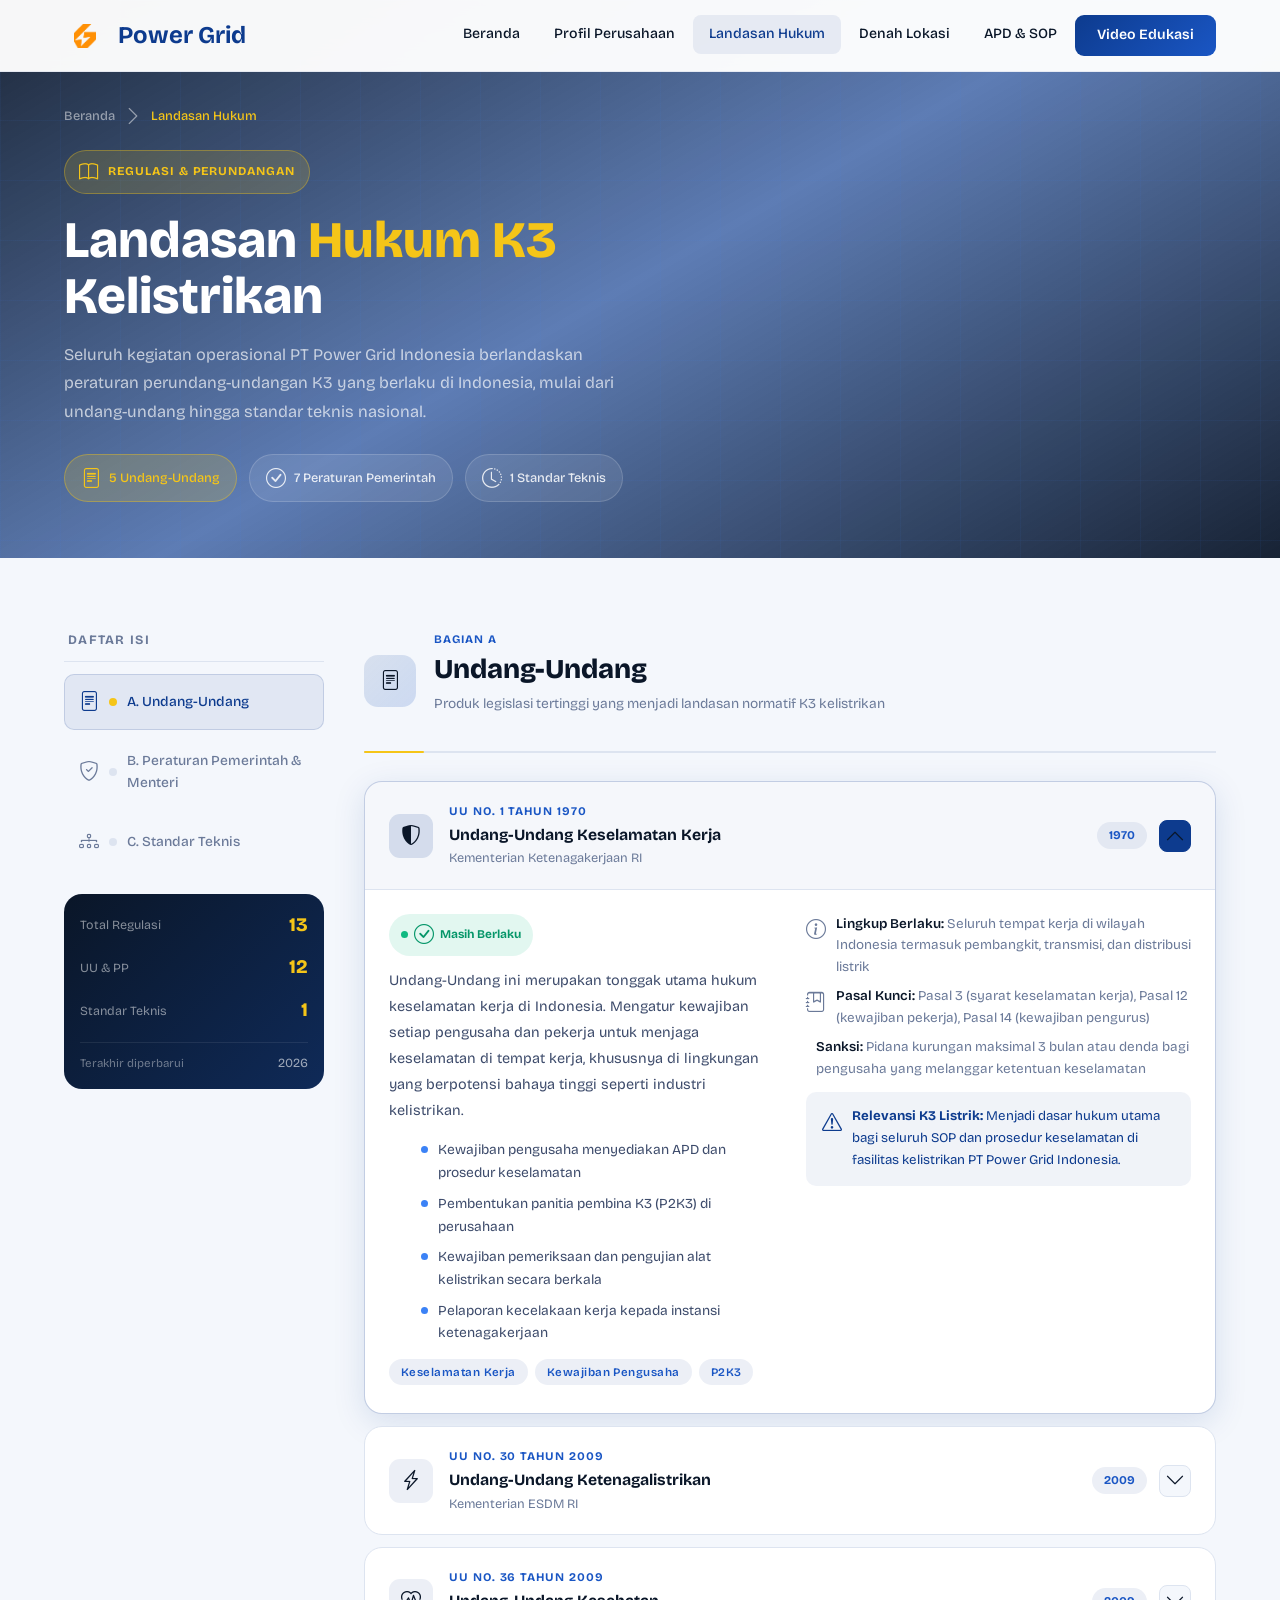
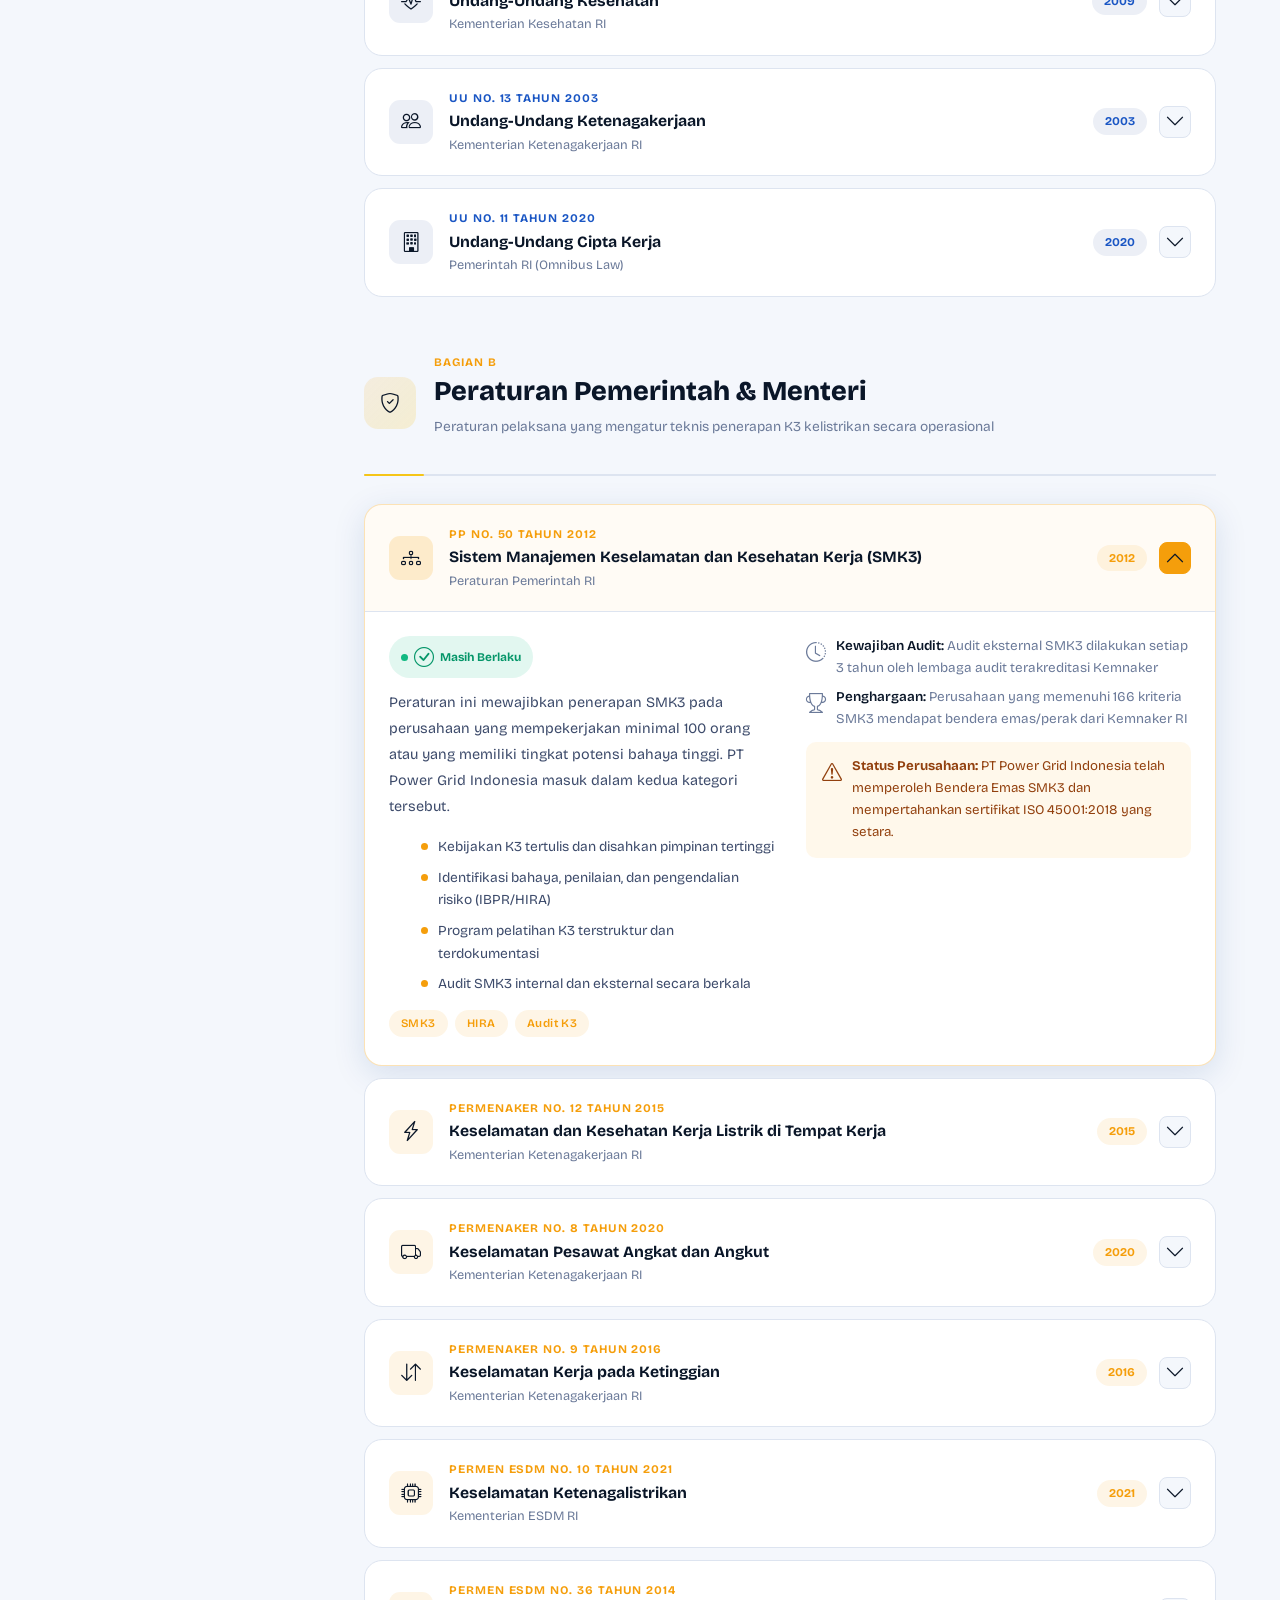
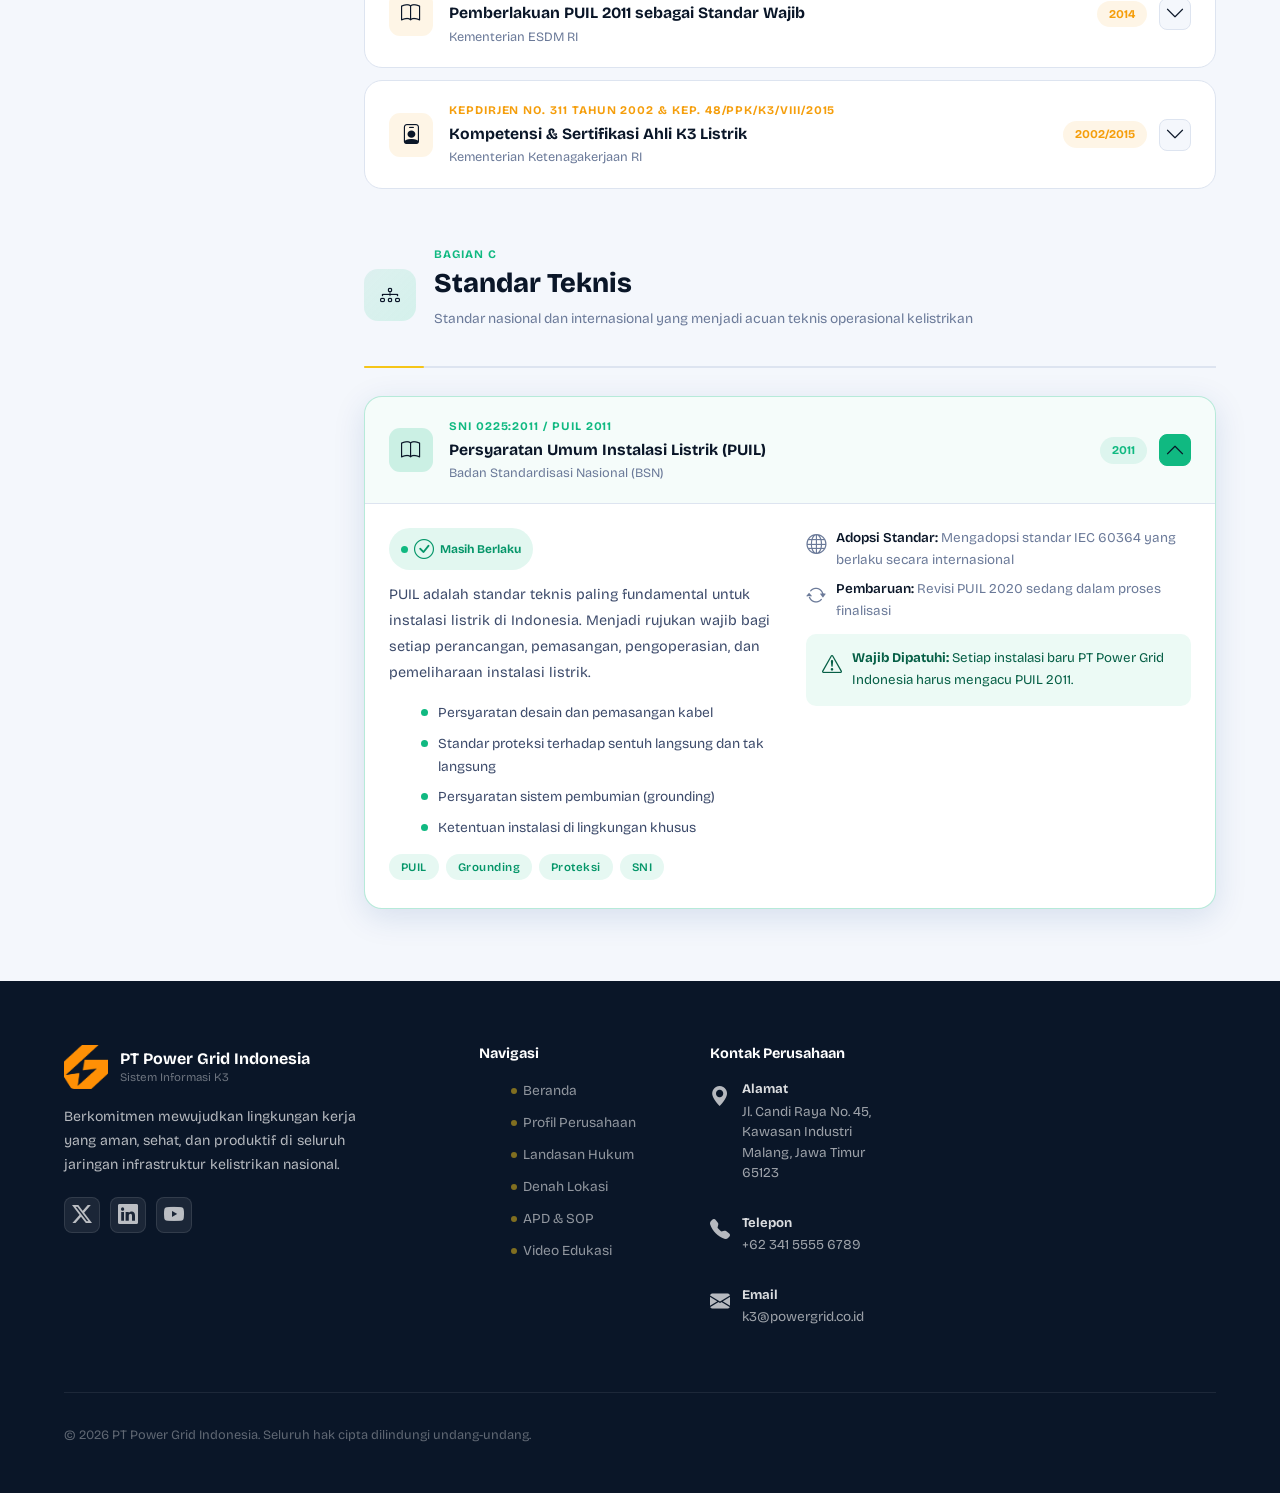
<file: hukum.html>
<!DOCTYPE html>
<html lang="id">
<head>
    <meta charset="UTF-8" />
    <meta name="viewport" content="width=device-width, initial-scale=1.0" />
    <title>Landasan Hukum K3 — PT Power Grid Indonesia</title>
    <link href="https://fonts.googleapis.com/css2?family=Inter:opsz,wght@14..32,300;14..32,400;14..32,500;14..32,600;14..32,700;14..32,800&family=DM+Sans:ital,wght@0,300;0,400;0,500;0,600;1,400&display=swap" rel="stylesheet" />
    <link rel="preconnect" href="https://fonts.googleapis.com">
    <link rel="preconnect" href="https://fonts.gstatic.com" crossorigin>
    <link href="https://fonts.googleapis.com/css2?family=Bricolage+Grotesque:opsz,wght@12..96,200..800&display=swap" rel="stylesheet">
    <link href="https://cdn.jsdelivr.net/npm/bootstrap@5.3.8/dist/css/bootstrap.min.css" rel="stylesheet" integrity="sha384-sRIl4kxILFvY47J16cr9ZwB07vP4J8+LH7qKQnuqkuIAvNWLzeN8tE5YBujZqJLB" crossorigin="anonymous">
    <link rel="stylesheet" href="https://cdn.jsdelivr.net/npm/bootstrap-icons@1.11.3/font/bootstrap-icons.min.css">
    <link rel="stylesheet" href="style/index.css" />
    <link rel="stylesheet" href="style/hukum.css" />
</head>
<body>
    <nav class="navbar" id="navbar">
        <a class="nav-logo" href="index.html">
            <div class="nav-logo-icon">
                <img src="img/logo.png" alt="Logo Navbar">
            </div>
            <div class="nav-logo-text">
                <span>Power Grid</span>
            </div>
        </a>
        <ul class="nav-links" id="navLinks">
            <li><a href="index.html">Beranda</a></li>
            <li><a href="profil.html">Profil Perusahaan</a></li>
            <li><a href="hukum.html" class="active">Landasan Hukum</a></li>
            <li><a href="denah.html">Denah Lokasi</a></li>
            <li><a href="apd_sop.html">APD & SOP</a></li>
            <li><a href="video.html" class="nav-cta">Video Edukasi</a></li>
        </ul>
        <div class="nav-burger" id="burger" onclick="toggleMenu()">
            <span></span>
            <span></span>
            <span></span>
        </div>
    </nav>

    <header class="page-header">
        <div class="page-header-bg"></div>
        <div class="header-deco"></div>
        <div class="page-header-content">
            <div class="breadcrumb">
                <a href="index.html">Beranda</a>
                <i class="bi bi-chevron-right"></i>
                <span>Landasan Hukum</span>
            </div>
            <div class="page-header-badge">
                <i class="bi bi-book"></i>
                Regulasi &amp; Perundangan
            </div>
            <h1 class="page-header-title">Landasan <em>Hukum K3</em><br>Kelistrikan</h1>
            <p class="page-header-desc">Seluruh kegiatan operasional PT Power Grid Indonesia berlandaskan peraturan perundang-undangan K3 yang berlaku di Indonesia, mulai dari undang-undang hingga standar teknis nasional.</p>
            <div class="header-chips">
                <div class="header-chip yc">
                    <i class="bi bi-file-text"></i>
                    5 Undang-Undang
                </div>
                <div class="header-chip">
                    <i class="bi bi-check-circle"></i>
                    7 Peraturan Pemerintah
                </div>
                <div class="header-chip">
                    <i class="bi bi-clock-history"></i>
                    1 Standar Teknis
                </div>
            </div>
        </div>
    </header>

    <div class="page-body" id="pageBody">
        <aside class="sidebar" id="sidebar">
            <div class="sidebar-title">Daftar Isi</div>
            <a class="toc-item active" href="#uu" onclick="setActive(this)">
                <i class="bi bi-file-text"></i>
                <div class="toc-dot"></div>
                A. Undang-Undang
            </a>
            <a class="toc-item" href="#permen" onclick="setActive(this)">
                <i class="bi bi-shield-check"></i>
                <div class="toc-dot"></div>
                B. Peraturan Pemerintah &amp; Menteri
            </a>
            <a class="toc-item" href="#standar" onclick="setActive(this)">
                <i class="bi bi-diagram-3"></i>
                <div class="toc-dot"></div>
                C. Standar Teknis
            </a>
            <div class="sidebar-counter">
                <div class="sc-row">
                    <span class="sc-label">Total Regulasi</span>
                    <span class="sc-num">13</span>
                </div>
                <div class="sc-row">
                    <span class="sc-label">UU &amp; PP</span>
                    <span class="sc-num">12</span>
                </div>
                <div class="sc-row">
                    <span class="sc-label">Standar Teknis</span>
                    <span class="sc-num">1</span>
                </div>
                <div class="sc-row" style="margin-top:4px;padding-top:10px;border-top:1px solid rgba(255,255,255,.08)">
                    <span class="sc-label" style="color:rgba(255,255,255,.4);font-size:.72rem;">Terakhir diperbarui</span>
                    <span style="font-size:.78rem;color:rgba(255,255,255,.6);">2026</span>
                </div>
            </div>
        </aside>

        <main class="main-content">
            <!-- A. UNDANG-UNDANG -->
            <div class="law-section" id="uu">
                <div class="law-section-header reveal">
                    <div class="section-icon uu">
                        <i class="bi bi-file-text"></i>
                    </div>
                    <div class="section-header-text uu">
                        <div class="section-label-tag">Bagian A</div>
                        <h2 class="section-heading">Undang-Undang</h2>
                        <p class="section-sub">Produk legislasi tertinggi yang menjadi landasan normatif K3 kelistrikan</p>
                    </div>
                </div>
                <div class="accordion-list">
                    <!-- UU No. 1 Tahun 1970 -->
                    <div class="acc-card reveal" style="transition-delay:.04s">
                        <div class="acc-trigger" onclick="toggleAcc(this)">
                            <div class="acc-icon">
                                <i class="bi bi-shield-shaded"></i>
                            </div>
                            <div class="acc-meta">
                                <div class="acc-number">UU No. 1 Tahun 1970</div>
                                <div class="acc-title">Undang-Undang Keselamatan Kerja</div>
                                <div class="acc-subtitle">Kementerian Ketenagakerjaan RI</div>
                            </div>
                            <div class="acc-right">
                                <span class="acc-year">1970</span>
                                <div class="acc-chevron"><i class="bi bi-chevron-down"></i></div>
                            </div>
                        </div>
                        <div class="acc-body">
                            <div class="acc-body-inner grid2">
                                <div>
                                    <span class="acc-status berlaku"><i class="bi bi-check-circle"></i> Masih Berlaku</span>
                                    <p class="acc-desc">Undang-Undang ini merupakan tonggak utama hukum keselamatan kerja di Indonesia. Mengatur kewajiban setiap pengusaha dan pekerja untuk menjaga keselamatan di tempat kerja, khususnya di lingkungan yang berpotensi bahaya tinggi seperti industri kelistrikan.</p>
                                    <ul class="acc-points">
                                        <li>Kewajiban pengusaha menyediakan APD dan prosedur keselamatan</li>
                                        <li>Pembentukan panitia pembina K3 (P2K3) di perusahaan</li>
                                        <li>Kewajiban pemeriksaan dan pengujian alat kelistrikan secara berkala</li>
                                        <li>Pelaporan kecelakaan kerja kepada instansi ketenagakerjaan</li>
                                    </ul>
                                    <div class="acc-tags">
                                        <span class="acc-tag">Keselamatan Kerja</span>
                                        <span class="acc-tag">Kewajiban Pengusaha</span>
                                        <span class="acc-tag">P2K3</span>
                                    </div>
                                </div>
                                <div>
                                    <div class="acc-info-row">
                                        <i class="bi bi-info-circle"></i>
                                        <span><strong>Lingkup Berlaku:</strong> Seluruh tempat kerja di wilayah Indonesia termasuk pembangkit, transmisi, dan distribusi listrik</span>
                                    </div>
                                    <div class="acc-info-row">
                                        <i class="bi bi-journal-bookmark"></i>
                                        <span><strong>Pasal Kunci:</strong> Pasal 3 (syarat keselamatan kerja), Pasal 12 (kewajiban pekerja), Pasal 14 (kewajiban pengurus)</span>
                                    </div>
                                    <div class="acc-info-row">
                                        <i class="bi bi-gavel"></i>
                                        <span><strong>Sanksi:</strong> Pidana kurungan maksimal 3 bulan atau denda bagi pengusaha yang melanggar ketentuan keselamatan</span>
                                    </div>
                                    <div class="acc-highlight">
                                        <i class="bi bi-exclamation-triangle"></i>
                                        <span><strong>Relevansi K3 Listrik:</strong> Menjadi dasar hukum utama bagi seluruh SOP dan prosedur keselamatan di fasilitas kelistrikan PT Power Grid Indonesia.</span>
                                    </div>
                                </div>
                            </div>
                        </div>
                    </div>

                    <!-- UU No. 30 Tahun 2009 -->
                    <div class="acc-card reveal" style="transition-delay:.07s">
                        <div class="acc-trigger" onclick="toggleAcc(this)">
                            <div class="acc-icon">
                                <i class="bi bi-lightning-charge"></i>
                            </div>
                            <div class="acc-meta">
                                <div class="acc-number">UU No. 30 Tahun 2009</div>
                                <div class="acc-title">Undang-Undang Ketenagalistrikan</div>
                                <div class="acc-subtitle">Kementerian ESDM RI</div>
                            </div>
                            <div class="acc-right">
                                <span class="acc-year">2009</span>
                                <div class="acc-chevron"><i class="bi bi-chevron-down"></i></div>
                            </div>
                        </div>
                        <div class="acc-body">
                            <div class="acc-body-inner grid2">
                                <div>
                                    <span class="acc-status berlaku"><i class="bi bi-check-circle"></i> Masih Berlaku</span>
                                    <p class="acc-desc">Mengatur secara komprehensif pengelolaan ketenagalistrikan nasional, termasuk aspek keselamatan dalam pembangkitan, transmisi, distribusi, dan penggunaan tenaga listrik. Memandatkan standar teknis yang wajib dipenuhi oleh setiap badan usaha kelistrikan.</p>
                                    <ul class="acc-points">
                                        <li>Kewajiban sertifikasi kompetensi tenaga teknik kelistrikan</li>
                                        <li>Standar laik operasi instalasi tenaga listrik</li>
                                        <li>Sertifikat laik operasi (SLO) wajib sebelum instalasi dioperasikan</li>
                                        <li>Ketentuan keselamatan ketenagalistrikan (K2)</li>
                                        <li>Inspeksi berkala oleh lembaga inspeksi teknis terakreditasi</li>
                                    </ul>
                                    <div class="acc-tags">
                                        <span class="acc-tag">K2 Listrik</span>
                                        <span class="acc-tag">SLO</span>
                                        <span class="acc-tag">Sertifikasi Kompetensi</span>
                                    </div>
                                </div>
                                <div>
                                    <div class="acc-info-row">
                                        <i class="bi bi-info-circle"></i>
                                        <span><strong>Lingkup Berlaku:</strong> Seluruh usaha ketenagalistrikan termasuk pembangkitan, transmisi, distribusi, dan penjualan tenaga listrik</span>
                                    </div>
                                    <div class="acc-info-row">
                                        <i class="bi bi-journal-bookmark"></i>
                                        <span><strong>Pasal Kunci:</strong> Pasal 44 (keselamatan ketenagalistrikan), Pasal 45 (tanggung jawab pemegang izin), Pasal 46 (sertifikasi kompetensi), Pasal 54 (sanksi pidana)</span>
                                    </div>
                                    <div class="acc-info-row">
                                        <i class="bi bi-gavel"></i>
                                        <span><strong>Sanksi:</strong> Pidana penjara maksimal 6 tahun atau denda maksimal Rp60 miliar bagi yang mengoperasikan instalasi tanpa Sertifikat Laik Operasi (SLO)</span>
                                    </div>
                                </div>
                            </div>
                        </div>
                    </div>

                    <!-- UU No. 36 Tahun 2009 -->
                    <div class="acc-card reveal" style="transition-delay:.13s">
                        <div class="acc-trigger" onclick="toggleAcc(this)">
                            <div class="acc-icon">
                                <i class="bi bi-heart-pulse"></i>
                            </div>
                            <div class="acc-meta">
                                <div class="acc-number">UU No. 36 Tahun 2009</div>
                                <div class="acc-title">Undang-Undang Kesehatan</div>
                                <div class="acc-subtitle">Kementerian Kesehatan RI</div>
                            </div>
                            <div class="acc-right">
                                <span class="acc-year">2009</span>
                                <div class="acc-chevron"><i class="bi bi-chevron-down"></i></div>
                            </div>
                        </div>
                        <div class="acc-body">
                            <div class="acc-body-inner single">
                                <span class="acc-status berlaku"><i class="bi bi-check-circle"></i> Masih Berlaku</span>
                                <p class="acc-desc">Undang-Undang ini menjamin hak pekerja atas upaya kesehatan kerja, termasuk pemeriksaan kesehatan berkala bagi tenaga kerja yang bekerja di lingkungan berisiko tinggi seperti instalasi kelistrikan, gardu induk, dan area maintenance.</p>
                                <ul class="acc-points">
                                    <li>Pemeriksaan kesehatan berkala minimal satu tahun sekali bagi teknisi gardu induk dan panel listrik</li>
                                    <li>Penyediaan fasilitas kesehatan kerja di lingkungan perusahaan</li>
                                    <li>Pengawasan kesehatan kerja terintegrasi dengan program K3 perusahaan</li>
                                    <li>Hak pekerja atas pelayanan kesehatan yang layak selama bekerja</li>
                                </ul>
                                <div class="acc-info-row">
                                    <i class="bi bi-info-circle"></i>
                                    <span><strong>Lingkup Berlaku:</strong> Seluruh tempat kerja termasuk PT Power Grid Indonesia yang memiliki potensi risiko kesehatan akibat paparan medan elektromagnetik dan bahan kimia (minyak trafo)</span>
                                </div>
                                <div class="acc-info-row">
                                    <i class="bi bi-journal-bookmark"></i>
                                    <span><strong>Pasal Kunci:</strong> Pasal 25 (hak atas kesehatan), Pasal 60 (kewajiban penyelenggaraan kesehatan kerja), Pasal 167 (sanksi)</span>
                                </div>
                                <div class="acc-info-row">
                                    <i class="bi bi-gavel"></i>
                                    <span><strong>Sanksi:</strong> Pidana penjara maksimal 1 tahun atau denda maksimal Rp100 juta bagi perusahaan yang tidak menyelenggarakan kesehatan kerja dengan baik</span>
                                </div>
                                <div class="acc-highlight">
                                    <i class="bi bi-exclamation-triangle"></i>
                                    <span><strong>Relevansi:</strong> PT Power Grid Indonesia wajib menyelenggarakan pemeriksaan kesehatan berkala bagi seluruh teknisi yang terpapar medan elektromagnetik dan bekerja di area gardu induk.</span>
                                </div>
                                <div class="acc-tags">
                                    <span class="acc-tag">Kesehatan Kerja</span>
                                    <span class="acc-tag">Medical Check Up</span>
                                    <span class="acc-tag">Fasilitas Kesehatan</span>
                                    <span class="acc-tag">Hak Pekerja</span>
                                </div>
                            </div>
                        </div>
                    </div>

                    <!-- UU No. 13 Tahun 2003 -->
                    <div class="acc-card reveal" style="transition-delay:.10s">
                        <div class="acc-trigger" onclick="toggleAcc(this)">
                            <div class="acc-icon">
                                <i class="bi bi-people"></i>
                            </div>
                            <div class="acc-meta">
                                <div class="acc-number">UU No. 13 Tahun 2003</div>
                                <div class="acc-title">Undang-Undang Ketenagakerjaan</div>
                                <div class="acc-subtitle">Kementerian Ketenagakerjaan RI</div>
                            </div>
                            <div class="acc-right">
                                <span class="acc-year">2003</span>
                                <div class="acc-chevron"><i class="bi bi-chevron-down"></i></div>
                            </div>
                        </div>
                        <div class="acc-body">
                            <div class="acc-body-inner single">
                                <span class="acc-status berlaku"><i class="bi bi-check-circle"></i> Masih Berlaku</span>
                                <p class="acc-desc">Mengatur hak dan kewajiban tenaga kerja, termasuk hak atas perlindungan keselamatan dan kesehatan kerja. Setiap pekerja berhak mendapatkan perlindungan K3 dari pengusaha tanpa pengecualian, termasuk di lingkungan kerja berisiko tinggi seperti instalasi kelistrikan.</p>
                                <ul class="acc-points">
                                    <li>Hak pekerja atas perlindungan K3 (Pasal 86)</li>
                                    <li>Kewajiban pengusaha menerapkan sistem manajemen K3 (Pasal 87)</li>
                                    <li>Pengaturan jam kerja dan istirahat untuk mencegah kelelahan yang memicu kecelakaan</li>
                                    <li>Ketentuan jaminan sosial ketenagakerjaan termasuk jaminan kecelakaan kerja</li>
                                </ul>
                                <div class="acc-info-row">
                                    <i class="bi bi-info-circle"></i>
                                    <span><strong>Lingkup Berlaku:</strong> Seluruh perusahaan di Indonesia termasuk PT Power Grid Indonesia yang mempekerjakan tenaga kerja pada instalasi kelistrikan</span>
                                </div>
                                <div class="acc-info-row">
                                    <i class="bi bi-journal-bookmark"></i>
                                    <span><strong>Pasal Kunci:</strong> Pasal 86 (hak atas K3), Pasal 87 (kewajiban SMK3), Pasal 88 (sanksi administratif)</span>
                                </div>
                                <div class="acc-info-row">
                                    <i class="bi bi-gavel"></i>
                                    <span><strong>Sanksi:</strong> Pidana kurungan maksimal 1 tahun atau denda maksimal Rp100 juta bagi pengusaha yang tidak memenuhi kewajiban K3 (Pasal 190)</span>
                                </div>
                                <div class="acc-highlight">
                                    <i class="bi bi-exclamation-triangle"></i>
                                    <span><strong>Pasal 87 ayat (1):</strong> "Setiap perusahaan wajib menerapkan sistem manajemen keselamatan dan kesehatan kerja yang terintegrasi dengan sistem manajemen perusahaan."</span>
                                </div>
                                <div class="acc-tags">
                                    <span class="acc-tag">SMK3</span>
                                    <span class="acc-tag">Hak Pekerja</span>
                                    <span class="acc-tag">Jaminan K3</span>
                                </div>
                            </div>
                        </div>
                    </div>

                    <!-- UU No. 11 Tahun 2020 -->
                    <div class="acc-card reveal" style="transition-delay:.13s">
                        <div class="acc-trigger" onclick="toggleAcc(this)">
                            <div class="acc-icon">
                                <i class="bi bi-building"></i>
                            </div>
                            <div class="acc-meta">
                                <div class="acc-number">UU No. 11 Tahun 2020</div>
                                <div class="acc-title">Undang-Undang Cipta Kerja</div>
                                <div class="acc-subtitle">Pemerintah RI (Omnibus Law)</div>
                            </div>
                            <div class="acc-right">
                                <span class="acc-year">2020</span>
                                <div class="acc-chevron"><i class="bi bi-chevron-down"></i></div>
                            </div>
                        </div>
                        <div class="acc-body">
                            <div class="acc-body-inner single">
                                <span class="acc-status berlaku"><i class="bi bi-check-circle"></i> Masih Berlaku</span>
                                <p class="acc-desc">UU Omnibus Law Cipta Kerja mengubah dan menyederhanakan ratusan regulasi, termasuk ketentuan di sektor ketenagakerjaan dan kelistrikan. Meskipun memangkas birokrasi perizinan, kewajiban penerapan K3 tetap dipertahankan sebagai standar non-negosiasi.</p>
                                <ul class="acc-points">
                                    <li>Penyederhanaan perizinan usaha ketenagalistrikan (OSS berbasis risiko)</li>
                                    <li>Perubahan ketentuan sertifikasi instalasi listrik</li>
                                    <li>Tetap mempertahankan kewajiban SMK3 bagi perusahaan berisiko tinggi</li>
                                    <li>Sistem perizinan berbasis risiko — instalasi tegangan tinggi tetap berizin penuh</li>
                                </ul>
                                <div class="acc-info-row">
                                    <i class="bi bi-info-circle"></i>
                                    <span><strong>Lingkup Berlaku:</strong> Seluruh sektor usaha termasuk ketenagalistrikan. Perusahaan dengan risiko tinggi (termasuk PT Power Grid Indonesia) tetap wajib memenuhi standar K3 yang diperketat</span>
                                </div>
                                <div class="acc-info-row">
                                    <i class="bi bi-journal-bookmark"></i>
                                    <span><strong>Pasal Kunci:</strong> Pasal 81 (perubahan UU Ketenagakerjaan), Pasal 118 (perubahan UU Ketenagalistrikan), Lampiran terkait penyederhanaan perizinan berbasis risiko</span>
                                </div>
                                <div class="acc-info-row">
                                    <i class="bi bi-gavel"></i>
                                    <span><strong>Sanksi:</strong> Sanksi administratif (peringatan tertulis, denda, penghentian sementara) hingga pencabutan izin usaha sesuai tingkat risiko</span>
                                </div>
                                <div class="acc-tags">
                                    <span class="acc-tag">Omnibus Law</span>
                                    <span class="acc-tag">OSS</span>
                                    <span class="acc-tag">Perizinan</span>
                                    <span class="acc-tag">SMK3</span>
                                </div>
                            </div>
                        </div>
                    </div>
                </div>
            </div>

            <!-- B. PERATURAN PEMERINTAH & MENTERI -->
            <div class="law-section" id="permen">
                <div class="law-section-header reveal">
                    <div class="section-icon perm">
                        <i class="bi bi-shield-check"></i>
                    </div>
                    <div class="section-header-text perm">
                        <div class="section-label-tag">Bagian B</div>
                        <h2 class="section-heading">Peraturan Pemerintah &amp; Menteri</h2>
                        <p class="section-sub">Peraturan pelaksana yang mengatur teknis penerapan K3 kelistrikan secara operasional</p>
                    </div>
                </div>
                <div class="accordion-list">
                    <!-- PP No. 50 Tahun 2012 -->
                    <div class="acc-card perm-card reveal" style="transition-delay:.04s">
                        <div class="acc-trigger" onclick="toggleAcc(this)">
                            <div class="acc-icon">
                                <i class="bi bi-diagram-3"></i>
                            </div>
                            <div class="acc-meta">
                                <div class="acc-number">PP No. 50 Tahun 2012</div>
                                <div class="acc-title">Sistem Manajemen Keselamatan dan Kesehatan Kerja (SMK3)</div>
                                <div class="acc-subtitle">Peraturan Pemerintah RI</div>
                            </div>
                            <div class="acc-right">
                                <span class="acc-year">2012</span>
                                <div class="acc-chevron"><i class="bi bi-chevron-down"></i></div>
                            </div>
                        </div>
                        <div class="acc-body">
                            <div class="acc-body-inner grid2">
                                <div>
                                    <span class="acc-status berlaku"><i class="bi bi-check-circle"></i> Masih Berlaku</span>
                                    <p class="acc-desc">Peraturan ini mewajibkan penerapan SMK3 pada perusahaan yang mempekerjakan minimal 100 orang atau yang memiliki tingkat potensi bahaya tinggi. PT Power Grid Indonesia masuk dalam kedua kategori tersebut.</p>
                                    <ul class="acc-points">
                                        <li>Kebijakan K3 tertulis dan disahkan pimpinan tertinggi</li>
                                        <li>Identifikasi bahaya, penilaian, dan pengendalian risiko (IBPR/HIRA)</li>
                                        <li>Program pelatihan K3 terstruktur dan terdokumentasi</li>
                                        <li>Audit SMK3 internal dan eksternal secara berkala</li>
                                    </ul>
                                    <div class="acc-tags">
                                        <span class="acc-tag">SMK3</span>
                                        <span class="acc-tag">HIRA</span>
                                        <span class="acc-tag">Audit K3</span>
                                    </div>
                                </div>
                                <div>
                                    <div class="acc-info-row">
                                        <i class="bi bi-clock-history"></i>
                                        <span><strong>Kewajiban Audit:</strong> Audit eksternal SMK3 dilakukan setiap 3 tahun oleh lembaga audit terakreditasi Kemnaker</span>
                                    </div>
                                    <div class="acc-info-row">
                                        <i class="bi bi-trophy"></i>
                                        <span><strong>Penghargaan:</strong> Perusahaan yang memenuhi 166 kriteria SMK3 mendapat bendera emas/perak dari Kemnaker RI</span>
                                    </div>
                                    <div class="acc-highlight">
                                        <i class="bi bi-exclamation-triangle"></i>
                                        <span><strong>Status Perusahaan:</strong> PT Power Grid Indonesia telah memperoleh Bendera Emas SMK3 dan mempertahankan sertifikat ISO 45001:2018 yang setara.</span>
                                    </div>
                                </div>
                            </div>
                        </div>
                    </div>

                    <!-- Permenaker No. 12 Tahun 2015 -->
                    <div class="acc-card perm-card reveal" style="transition-delay:.07s">
                        <div class="acc-trigger" onclick="toggleAcc(this)">
                            <div class="acc-icon">
                                <i class="bi bi-lightning-charge"></i>
                            </div>
                            <div class="acc-meta">
                                <div class="acc-number">Permenaker No. 12 Tahun 2015</div>
                                <div class="acc-title">Keselamatan dan Kesehatan Kerja Listrik di Tempat Kerja</div>
                                <div class="acc-subtitle">Kementerian Ketenagakerjaan RI</div>
                            </div>
                            <div class="acc-right">
                                <span class="acc-year">2015</span>
                                <div class="acc-chevron"><i class="bi bi-chevron-down"></i></div>
                            </div>
                        </div>
                        <div class="acc-body">
                            <div class="acc-body-inner grid2">
                                <div>
                                    <span class="acc-status berlaku"><i class="bi bi-check-circle"></i> Masih Berlaku</span>
                                    <p class="acc-desc">Regulasi teknis paling spesifik untuk K3 kelistrikan di tempat kerja. Mengatur persyaratan teknis, kompetensi petugas, dan prosedur kerja aman pada instalasi listrik di semua kategori tegangan.</p>
                                    <ul class="acc-points">
                                        <li>Persyaratan instalasi listrik sesuai PUIL 2011</li>
                                        <li>Kewajiban ahli K3 listrik bersertifikat di setiap instalasi</li>
                                        <li>Prosedur kerja aman (Lockout/Tagout) pada instalasi bertegangan</li>
                                        <li>Pemeriksaan dan pengujian instalasi listrik secara berkala</li>
                                    </ul>
                                    <div class="acc-tags">
                                        <span class="acc-tag">LOTO</span>
                                        <span class="acc-tag">Ahli K3 Listrik</span>
                                        <span class="acc-tag">PUIL</span>
                                    </div>
                                </div>
                                <div>
                                    <div class="acc-info-row">
                                        <i class="bi bi-person-badge"></i>
                                        <span><strong>Sertifikasi Wajib:</strong> Ahli K3 Listrik harus memiliki SKP dari Kemnaker untuk instalasi tegangan menengah ke atas</span>
                                    </div>
                                    <div class="acc-info-row">
                                        <i class="bi bi-calendar-check"></i>
                                        <span><strong>Pemeriksaan Berkala:</strong> Instalasi listrik wajib diperiksa setiap 1 tahun untuk tegangan rendah dan 2 tahun untuk tegangan menengah</span>
                                    </div>
                                    <div class="acc-highlight">
                                        <i class="bi bi-exclamation-triangle"></i>
                                        <span><strong>Implementasi:</strong> PT Power Grid Indonesia memiliki 12 Ahli K3 Listrik bersertifikat yang mengelola seluruh instalasi tegangan menengah dan gardu induk.</span>
                                    </div>
                                </div>
                            </div>
                        </div>
                    </div>

                    <!-- Permenaker No. 8 Tahun 2020 -->
                    <div class="acc-card perm-card reveal" style="transition-delay:.10s">
                        <div class="acc-trigger" onclick="toggleAcc(this)">
                            <div class="acc-icon">
                                <i class="bi bi-truck"></i>
                            </div>
                            <div class="acc-meta">
                                <div class="acc-number">Permenaker No. 8 Tahun 2020</div>
                                <div class="acc-title">Keselamatan Pesawat Angkat dan Angkut</div>
                                <div class="acc-subtitle">Kementerian Ketenagakerjaan RI</div>
                            </div>
                            <div class="acc-right">
                                <span class="acc-year">2020</span>
                                <div class="acc-chevron"><i class="bi bi-chevron-down"></i></div>
                            </div>
                        </div>
                        <div class="acc-body">
                            <div class="acc-body-inner single">
                                <span class="acc-status berlaku"><i class="bi bi-check-circle"></i> Masih Berlaku</span>
                                <p class="acc-desc">Mengatur keselamatan penggunaan pesawat angkat dan angkut yang digunakan dalam kegiatan maintenance kelistrikan, termasuk crane, forklift, dan aerial work platform (AWP).</p>
                                <ul class="acc-points">
                                    <li>Sertifikasi operator alat angkat dan angkut</li>
                                    <li>Pemeriksaan berkala kondisi teknis alat sebelum dioperasikan</li>
                                    <li>Batas beban kerja aman (SWL) harus terpasang dan dipatuhi</li>
                                    <li>Prosedur kerja aman saat pengoperasian di dekat instalasi listrik bertegangan</li>
                                </ul>
                                <div class="acc-tags">
                                    <span class="acc-tag">Operator Crane</span>
                                    <span class="acc-tag">AWP</span>
                                    <span class="acc-tag">SWL</span>
                                </div>
                            </div>
                        </div>
                    </div>

                    <!-- Permenaker No. 9 Tahun 2016 -->
                    <div class="acc-card perm-card reveal" style="transition-delay:.13s">
                        <div class="acc-trigger" onclick="toggleAcc(this)">
                            <div class="acc-icon">
                                <i class="bi bi-arrow-down-up"></i>
                            </div>
                            <div class="acc-meta">
                                <div class="acc-number">Permenaker No. 9 Tahun 2016</div>
                                <div class="acc-title">Keselamatan Kerja pada Ketinggian</div>
                                <div class="acc-subtitle">Kementerian Ketenagakerjaan RI</div>
                            </div>
                            <div class="acc-right">
                                <span class="acc-year">2016</span>
                                <div class="acc-chevron"><i class="bi bi-chevron-down"></i></div>
                            </div>
                        </div>
                        <div class="acc-body">
                            <div class="acc-body-inner single">
                                <span class="acc-status berlaku"><i class="bi bi-check-circle"></i> Masih Berlaku</span>
                                <p class="acc-desc">Sangat relevan bagi kegiatan PT Power Grid Indonesia yang sering melibatkan pekerjaan di ketinggian, seperti pemeliharaan tiang listrik, jaringan transmisi udara, dan peralatan gardu induk.</p>
                                <ul class="acc-points">
                                    <li>Kewajiban penggunaan full body harness untuk ketinggian di atas 1,8 meter</li>
                                    <li>Anchor point harus mampu menahan beban minimal 22 kN</li>
                                    <li>Job Safety Analysis (JSA) wajib sebelum pekerjaan di ketinggian</li>
                                    <li>Sertifikasi teknisi bekerja di ketinggian</li>
                                    <li>Rescue plan wajib tersedia sebelum pekerjaan dimulai</li>
                                </ul>
                                <div class="acc-highlight">
                                    <i class="bi bi-exclamation-triangle"></i>
                                    <span><strong>Penting:</strong> Seluruh teknisi yang bekerja pada tiang listrik wajib tersertifikasi dan menggunakan harness yang telah diinspeksi.</span>
                                </div>
                                <div class="acc-tags">
                                    <span class="acc-tag">Full Body Harness</span>
                                    <span class="acc-tag">Anchor Point</span>
                                    <span class="acc-tag">JSA</span>
                                    <span class="acc-tag">Rescue Plan</span>
                                </div>
                            </div>
                        </div>
                    </div>

                    <!-- Permen ESDM No. 10 Tahun 2021 -->
                    <div class="acc-card perm-card reveal" style="transition-delay:.16s">
                        <div class="acc-trigger" onclick="toggleAcc(this)">
                            <div class="acc-icon">
                                <i class="bi bi-cpu"></i>
                            </div>
                            <div class="acc-meta">
                                <div class="acc-number">Permen ESDM No. 10 Tahun 2021</div>
                                <div class="acc-title">Keselamatan Ketenagalistrikan</div>
                                <div class="acc-subtitle">Kementerian ESDM RI</div>
                            </div>
                            <div class="acc-right">
                                <span class="acc-year">2021</span>
                                <div class="acc-chevron"><i class="bi bi-chevron-down"></i></div>
                            </div>
                        </div>
                        <div class="acc-body">
                            <div class="acc-body-inner grid2">
                                <div>
                                    <span class="acc-status berlaku"><i class="bi bi-check-circle"></i> Masih Berlaku</span>
                                    <p class="acc-desc">Peraturan teknis terbaru dari Kementerian ESDM yang memperbarui dan memperketat standar keselamatan ketenagalistrikan.</p>
                                    <ul class="acc-points">
                                        <li>Standar keselamatan pembangkitan, transmisi, dan distribusi</li>
                                        <li>Persyaratan teknis instalasi tegangan tinggi dan ekstra tinggi</li>
                                        <li>Kewajiban implementasi sistem proteksi berlapis</li>
                                        <li>Standar kompetensi personel K3 ketenagalistrikan</li>
                                    </ul>
                                </div>
                                <div>
                                    <div class="acc-info-row">
                                        <i class="bi bi-globe"></i>
                                        <span><strong>Cakupan:</strong> Berlaku untuk seluruh instalasi mulai dari pembangkitan hingga distribusi tegangan rendah</span>
                                    </div>
                                    <div class="acc-highlight">
                                        <i class="bi bi-exclamation-triangle"></i>
                                        <span><strong>Pembaruan Kunci:</strong> Memasukkan ketentuan tentang keselamatan siber (cyber security) untuk sistem SCADA dan kontrol otomatis jaringan listrik.</span>
                                    </div>
                                    <div class="acc-tags">
                                        <span class="acc-tag">K2 Listrik</span>
                                        <span class="acc-tag">SCADA Security</span>
                                        <span class="acc-tag">ESDM</span>
                                    </div>
                                </div>
                            </div>
                        </div>
                    </div>

                    <!-- Permen ESDM No. 36 Tahun 2014 -->
                    <div class="acc-card perm-card reveal" style="transition-delay:.19s">
                        <div class="acc-trigger" onclick="toggleAcc(this)">
                            <div class="acc-icon">
                                <i class="bi bi-book"></i>
                            </div>
                            <div class="acc-meta">
                                <div class="acc-number">Permen ESDM No. 36 Tahun 2014</div>
                                <div class="acc-title">Pemberlakuan PUIL 2011 sebagai Standar Wajib</div>
                                <div class="acc-subtitle">Kementerian ESDM RI</div>
                            </div>
                            <div class="acc-right">
                                <span class="acc-year">2014</span>
                                <div class="acc-chevron"><i class="bi bi-chevron-down"></i></div>
                            </div>
                        </div>
                        <div class="acc-body">
                            <div class="acc-body-inner grid2">
                                <div>
                                    <span class="acc-status berlaku"><i class="bi bi-check-circle"></i> Masih Berlaku</span>
                                    <p class="acc-desc">Peraturan ini memberlakukan SNI 0225:2011 (Persyaratan Umum Instalasi Listrik / PUIL 2011) sebagai standar wajib untuk seluruh instalasi listrik di Indonesia, termasuk panel listrik, gardu induk, dan jaringan distribusi.</p>
                                    <ul class="acc-points">
                                        <li>PUIL 2011 wajib diterapkan pada seluruh instalasi listrik baru maupun rehabilitasi</li>
                                        <li>Standar teknis untuk panel listrik, gardu induk, dan jaringan distribusi</li>
                                        <li>Ketentuan pengamanan terhadap bahaya kebakaran akibat korsleting</li>
                                        <li>Persyaratan sistem pentanahan (grounding) yang aman</li>
                                        <li>Sanksi administratif bagi pelanggar standar PUIL</li>
                                    </ul>
                                    <div class="acc-tags">
                                        <span class="acc-tag">PUIL 2011</span>
                                        <span class="acc-tag">SNI 0225</span>
                                        <span class="acc-tag">Standar Wajib</span>
                                        <span class="acc-tag">Kebakaran</span>
                                    </div>
                                </div>
                                <div>
                                    <div class="acc-info-row">
                                        <i class="bi bi-info-circle"></i>
                                        <span><strong>Lingkup Berlaku:</strong> Seluruh instalasi listrik di Indonesia, termasuk di kawasan industri, perkantoran, dan pemukiman yang dikelola PT Power Grid Indonesia</span>
                                    </div>
                                    <div class="acc-info-row">
                                        <i class="bi bi-journal-bookmark"></i>
                                        <span><strong>Pasal Kunci:</strong> Pasal 2 (pemberlakuan PUIL 2011), Pasal 3 (kewajiban pelaku usaha), Pasal 5 (pengawasan dan pembinaan)</span>
                                    </div>
                                    <div class="acc-info-row">
                                        <i class="bi bi-gavel"></i>
                                        <span><strong>Sanksi:</strong> Peringatan tertulis, denda administratif, hingga penghentian sementara operasional instalasi yang tidak memenuhi standar PUIL</span>
                                    </div>
                                    <div class="acc-highlight">
                                        <i class="bi bi-exclamation-triangle"></i>
                                        <span><strong>Relevansi:</strong> Seluruh instalasi listrik PT Power Grid Indonesia wajib memenuhi standar PUIL 2011 untuk mencegah risiko kecelakaan listrik dan kebakaran akibat arus pendek.</span>
                                    </div>
                                </div>
                            </div>
                        </div>
                    </div>

                    <!-- Kepdirjen No. 311 Tahun 2002 & KEP. 48/PPK/K3/VIII/2015 -->
                    <div class="acc-card perm-card reveal" style="transition-delay:.22s">
                        <div class="acc-trigger" onclick="toggleAcc(this)">
                            <div class="acc-icon">
                                <i class="bi bi-person-badge"></i>
                            </div>
                            <div class="acc-meta">
                                <div class="acc-number">Kepdirjen No. 311 Tahun 2002 &amp; KEP. 48/PPK/K3/VIII/2015</div>
                                <div class="acc-title">Kompetensi &amp; Sertifikasi Ahli K3 Listrik</div>
                                <div class="acc-subtitle">Kementerian Ketenagakerjaan RI</div>
                            </div>
                            <div class="acc-right">
                                <span class="acc-year">2002/2015</span>
                                <div class="acc-chevron"><i class="bi bi-chevron-down"></i></div>
                            </div>
                        </div>
                        <div class="acc-body">
                            <div class="acc-body-inner grid2">
                                <div>
                                    <span class="acc-status berlaku"><i class="bi bi-check-circle"></i> Masih Berlaku</span>
                                    <p class="acc-desc">Peraturan teknis ini mengatur tentang kompetensi, kualifikasi, dan sertifikasi bagi Ahli K3 Listrik dan Teknisi K3 Listrik yang wajib dimiliki perusahaan kelistrikan untuk mengawasi operasional instalasi tegangan tinggi.</p>
                                    <ul class="acc-points">
                                        <li>Kualifikasi dan persyaratan menjadi Ahli K3 Listrik bersertifikat</li>
                                        <li>Kewajiban memiliki petugas K3 listrik bersertifikat di setiap instalasi</li>
                                        <li>Ruang lingkup tugas pengawasan di ruang kontrol, panel listrik, dan gardu induk</li>
                                        <li>Standar kompetensi teknisi maintenance jaringan tegangan tinggi</li>
                                        <li>Pembinaan dan pengawasan berkala terhadap petugas K3 listrik</li>
                                    </ul>
                                    <div class="acc-tags">
                                        <span class="acc-tag">Ahli K3 Listrik</span>
                                        <span class="acc-tag">Sertifikasi</span>
                                        <span class="acc-tag">Kompetensi Teknisi</span>
                                        <span class="acc-tag">Pengawasan</span>
                                    </div>
                                </div>
                                <div>
                                    <div class="acc-info-row">
                                        <i class="bi bi-info-circle"></i>
                                        <span><strong>Lingkup Berlaku:</strong> Seluruh perusahaan kelistrikan yang mengoperasikan instalasi tegangan menengah ke atas, termasuk PT Power Grid Indonesia</span>
                                    </div>
                                    <div class="acc-info-row">
                                        <i class="bi bi-journal-bookmark"></i>
                                        <span><strong>Pasal Kunci:</strong> Lampiran I (kualifikasi Ahli K3 Listrik), Lampiran II (ruang lingkup tugas), Lampiran III (standar kompetensi teknisi)</span>
                                    </div>
                                    <div class="acc-info-row">
                                        <i class="bi bi-gavel"></i>
                                        <span><strong>Sanksi:</strong> Teguran tertulis hingga pembekuan izin operasional bagi perusahaan yang tidak memiliki petugas K3 listrik bersertifikat</span>
                                    </div>
                                    <div class="acc-highlight">
                                        <i class="bi bi-exclamation-triangle"></i>
                                        <span><strong>Implementasi:</strong> PT Power Grid Indonesia memiliki 12 Ahli K3 Listrik bersertifikat dan 25 teknisi bersertifikat yang bertugas mengawasi operasional gardu induk, ruang kontrol, dan kegiatan maintenance.</span>
                                    </div>
                                </div>
                            </div>
                        </div>
                    </div>
                </div>
            </div>

            <!-- C. STANDAR TEKNIS -->
            <div class="law-section" id="standar">
                <div class="law-section-header reveal">
                    <div class="section-icon std">
                        <i class="bi bi-diagram-3"></i>
                    </div>
                    <div class="section-header-text std">
                        <div class="section-label-tag">Bagian C</div>
                        <h2 class="section-heading">Standar Teknis</h2>
                        <p class="section-sub">Standar nasional dan internasional yang menjadi acuan teknis operasional kelistrikan</p>
                    </div>
                </div>
                <div class="accordion-list">
                    <!-- SNI PUIL 2011 -->
                    <div class="acc-card std-card reveal" style="transition-delay:.04s">
                        <div class="acc-trigger" onclick="toggleAcc(this)">
                            <div class="acc-icon">
                                <i class="bi bi-book"></i>
                            </div>
                            <div class="acc-meta">
                                <div class="acc-number">SNI 0225:2011 / PUIL 2011</div>
                                <div class="acc-title">Persyaratan Umum Instalasi Listrik (PUIL)</div>
                                <div class="acc-subtitle">Badan Standardisasi Nasional (BSN)</div>
                            </div>
                            <div class="acc-right">
                                <span class="acc-year">2011</span>
                                <div class="acc-chevron"><i class="bi bi-chevron-down"></i></div>
                            </div>
                        </div>
                        <div class="acc-body">
                            <div class="acc-body-inner grid2">
                                <div>
                                    <span class="acc-status berlaku"><i class="bi bi-check-circle"></i> Masih Berlaku</span>
                                    <p class="acc-desc">PUIL adalah standar teknis paling fundamental untuk instalasi listrik di Indonesia. Menjadi rujukan wajib bagi setiap perancangan, pemasangan, pengoperasian, dan pemeliharaan instalasi listrik.</p>
                                    <ul class="acc-points">
                                        <li>Persyaratan desain dan pemasangan kabel</li>
                                        <li>Standar proteksi terhadap sentuh langsung dan tak langsung</li>
                                        <li>Persyaratan sistem pembumian (grounding)</li>
                                        <li>Ketentuan instalasi di lingkungan khusus</li>
                                    </ul>
                                    <div class="acc-tags">
                                        <span class="acc-tag">PUIL</span>
                                        <span class="acc-tag">Grounding</span>
                                        <span class="acc-tag">Proteksi</span>
                                        <span class="acc-tag">SNI</span>
                                    </div>
                                </div>
                                <div>
                                    <div class="acc-info-row">
                                        <i class="bi bi-globe"></i>
                                        <span><strong>Adopsi Standar:</strong> Mengadopsi standar IEC 60364 yang berlaku secara internasional</span>
                                    </div>
                                    <div class="acc-info-row">
                                        <i class="bi bi-arrow-repeat"></i>
                                        <span><strong>Pembaruan:</strong> Revisi PUIL 2020 sedang dalam proses finalisasi</span>
                                    </div>
                                    <div class="acc-highlight">
                                        <i class="bi bi-exclamation-triangle"></i>
                                        <span><strong>Wajib Dipatuhi:</strong> Setiap instalasi baru PT Power Grid Indonesia harus mengacu PUIL 2011.</span>
                                    </div>
                                </div>
                            </div>
                        </div>
                    </div>
                </div>
            </div>
        </main>
    </div>

    <footer class="footer">
        <div class="footer-grid">
            <div>
                <div class="footer-brand-logo">
                    <div class="icon-wrap">
                        <img src="img/logo.png" alt="Logo Loader">
                    </div>
                    <div class="footer-brand-name">
                        PT Power Grid Indonesia
                        <small>Sistem Informasi K3</small>
                    </div>
                </div>
                <p class="footer-tagline">Berkomitmen mewujudkan lingkungan kerja yang aman, sehat, dan produktif di seluruh jaringan infrastruktur kelistrikan nasional.</p>
                <div class="footer-socials">
                    <div class="social-btn"><i class="bi bi-twitter-x"></i></div>
                    <div class="social-btn"><i class="bi bi-linkedin"></i></div>
                    <div class="social-btn"><i class="bi bi-youtube"></i></div>
                </div>
            </div>
            <div class="footer-col">
                <h4>Navigasi</h4>
                <ul class="footer-links">
                    <li><a href="index.html">Beranda</a></li>
                    <li><a href="profil.html">Profil Perusahaan</a></li>
                    <li><a href="hukum.html">Landasan Hukum</a></li>
                    <li><a href="denah.html">Denah Lokasi</a></li>
                    <li><a href="apd_sop.html">APD &amp; SOP</a></li>
                    <li><a href="video.html">Video Edukasi</a></li>
                </ul>
            </div>
            <div class="footer-col">
                <h4>Kontak Perusahaan</h4>
                <div class="contact-items">
                    <div class="contact-item">
                        <i class="bi bi-geo-alt-fill"></i>
                        <p><strong>Alamat</strong>Jl. Candi Raya No. 45, Kawasan Industri Malang, Jawa Timur 65123</p>
                    </div>
                    <div class="contact-item">
                        <i class="bi bi-telephone-fill"></i>
                        <p><strong>Telepon</strong>+62 341 5555 6789</p>
                    </div>
                    <div class="contact-item">
                        <i class="bi bi-envelope-fill"></i>
                        <p><strong>Email</strong>k3@powergrid.co.id</p>
                    </div>
                </div>
            </div>
        </div>
        <div class="footer-bottom">
            <p>&copy; <span id="currentYear"></span> PT Power Grid Indonesia. Seluruh hak cipta dilindungi undang-undang.</p>
        </div>
    </footer>

    <script>
        // Set current year
        document.getElementById('currentYear').innerText = new Date().getFullYear();

        // Sticky navbar
        const navbar = document.getElementById('navbar');
        window.addEventListener('scroll', () => {
            navbar.classList.toggle('scrolled', window.scrollY > 20);
        });

        // Mobile menu
        function toggleMenu() {
            document.getElementById('navLinks').classList.toggle('open');
        }
        document.querySelectorAll('.nav-links a').forEach(a => {
            a.addEventListener('click', () => document.getElementById('navLinks').classList.remove('open'));
        });

        // Accordion
        function toggleAcc(trigger) {
            const card = trigger.closest('.acc-card');
            const isOpen = card.classList.contains('open');
            card.closest('.accordion-list').querySelectorAll('.acc-card.open').forEach(c => {
                if (c !== card) c.classList.remove('open');
            });
            card.classList.toggle('open', !isOpen);
        }

        // TOC active on scroll
        function setActive(el) {
            document.querySelectorAll('.toc-item').forEach(t => t.classList.remove('active'));
            el.classList.add('active');
        }
        const sections = ['uu', 'permen', 'standar'].map(id => document.getElementById(id));
        window.addEventListener('scroll', () => {
            let current = 'uu';
            sections.forEach(s => {
                if (s && window.scrollY >= s.offsetTop - 130) current = s.id;
            });
            document.querySelectorAll('.toc-item').forEach(t => {
                t.classList.toggle('active', t.getAttribute('href') === '#' + current);
            });
        });

        // Scroll reveal
        const observer = new IntersectionObserver(entries => {
            entries.forEach(e => {
                if (e.isIntersecting) {
                    e.target.classList.add('visible');
                    observer.unobserve(e.target);
                }
            });
        }, { threshold: 0.08, rootMargin: '0px 0px -40px 0px' });
        document.querySelectorAll('.reveal, .reveal-left').forEach(el => observer.observe(el));

        // Open first accordion in each section
        document.querySelectorAll('.accordion-list').forEach(list => {
            const first = list.querySelector('.acc-card');
            if (first) first.classList.add('open');
        });
    </script>
</body>
</html>
</file>
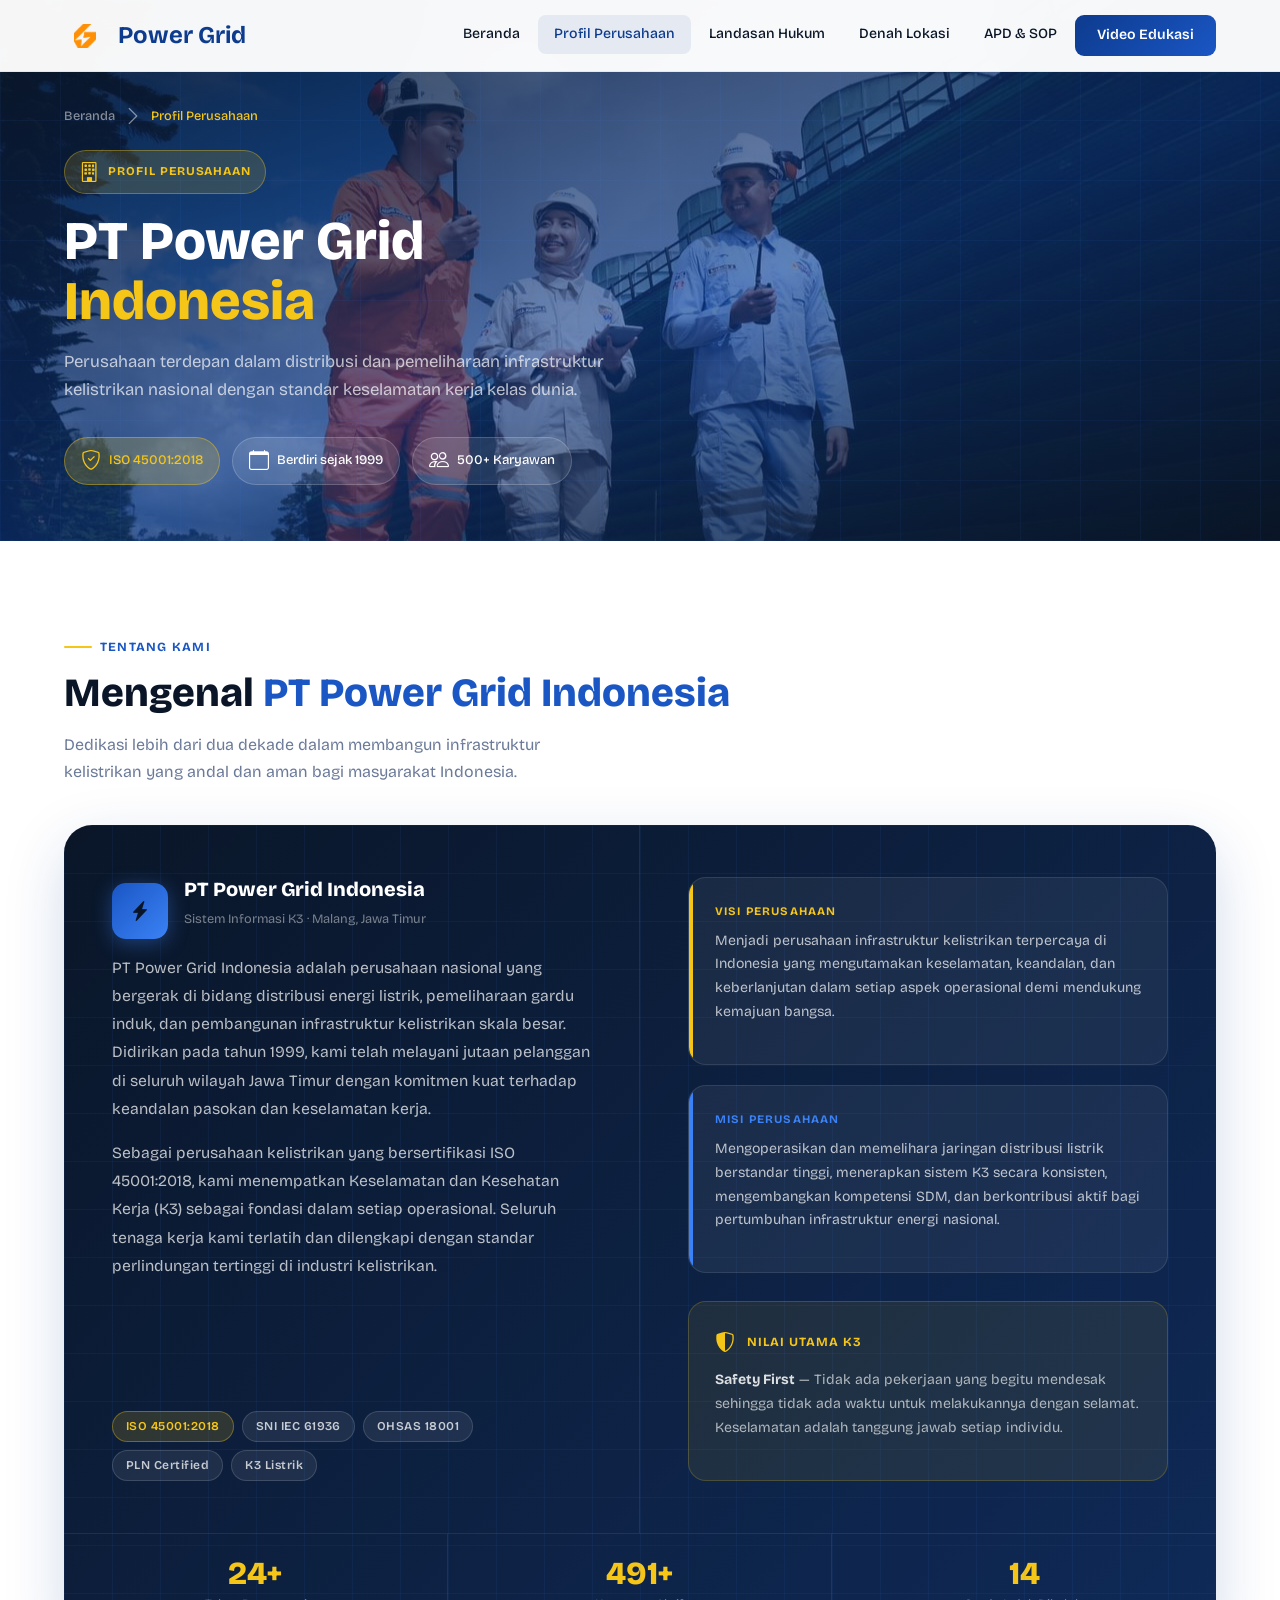
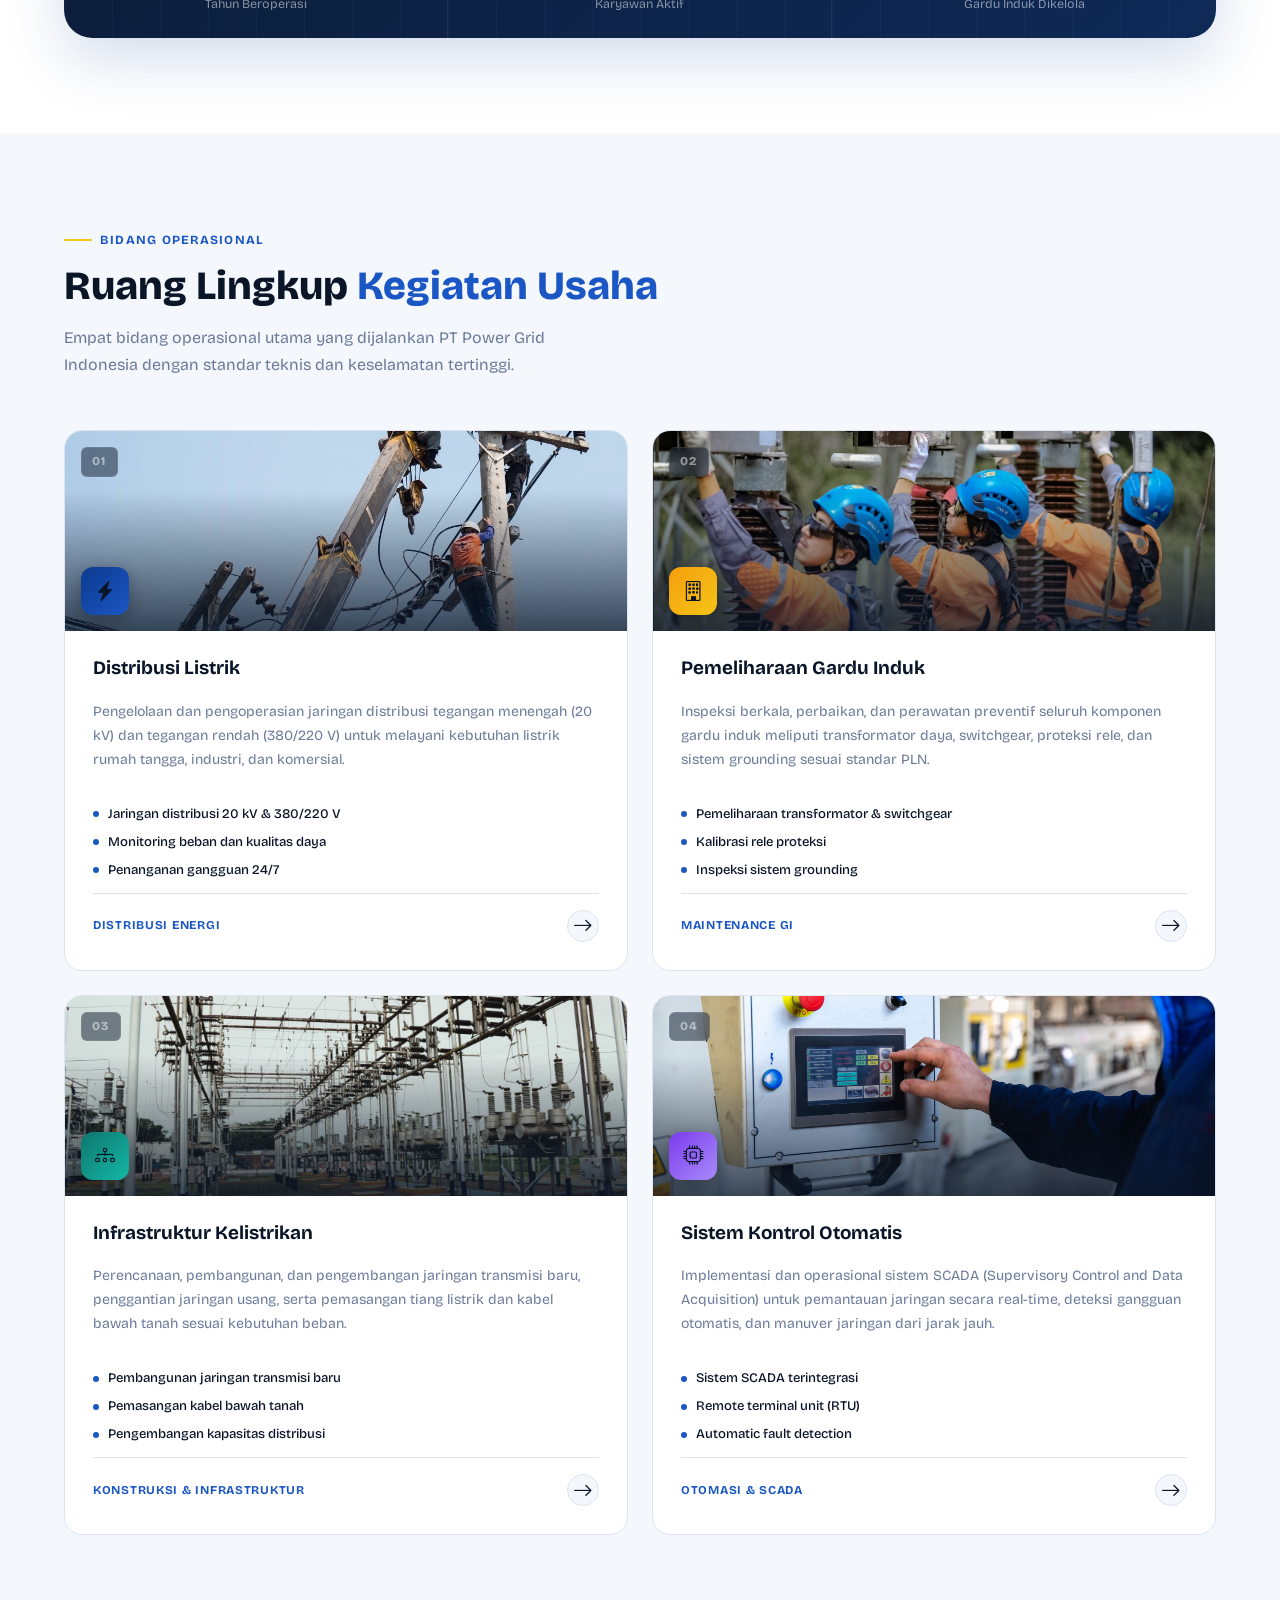
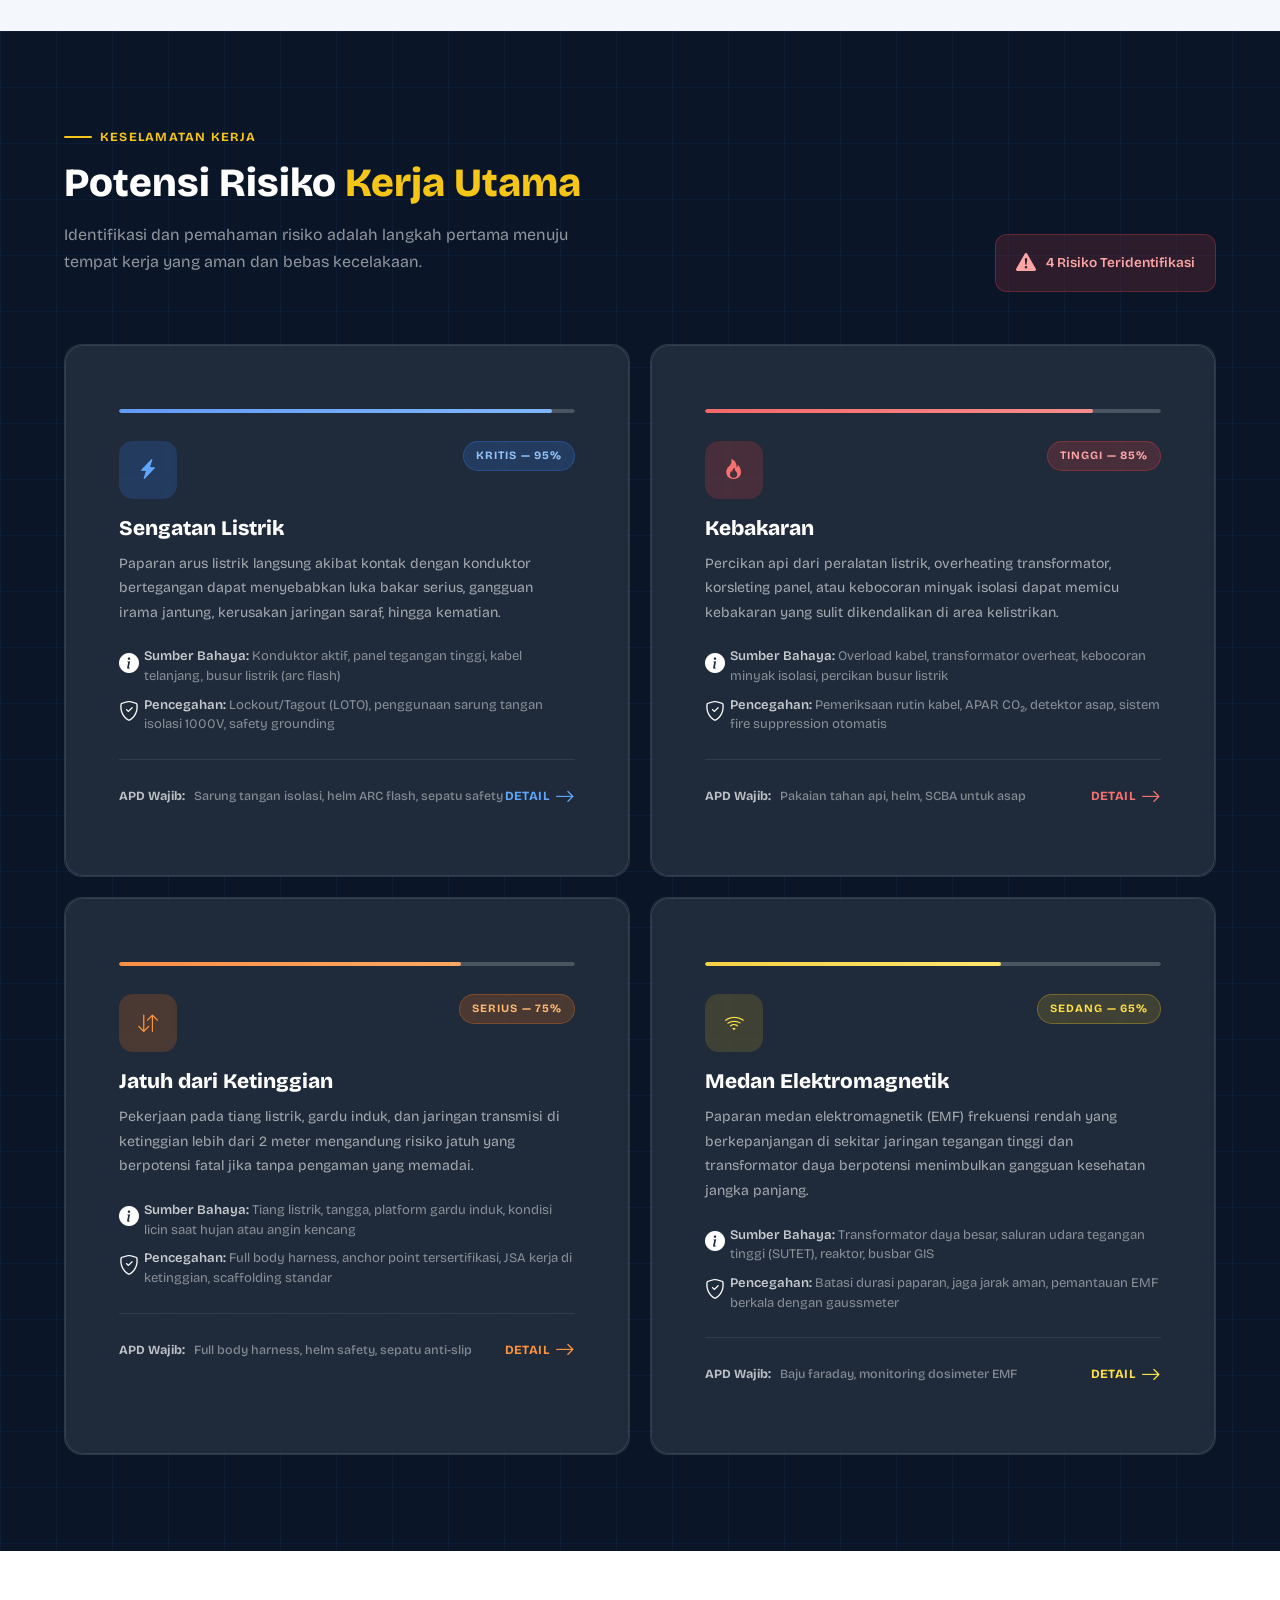
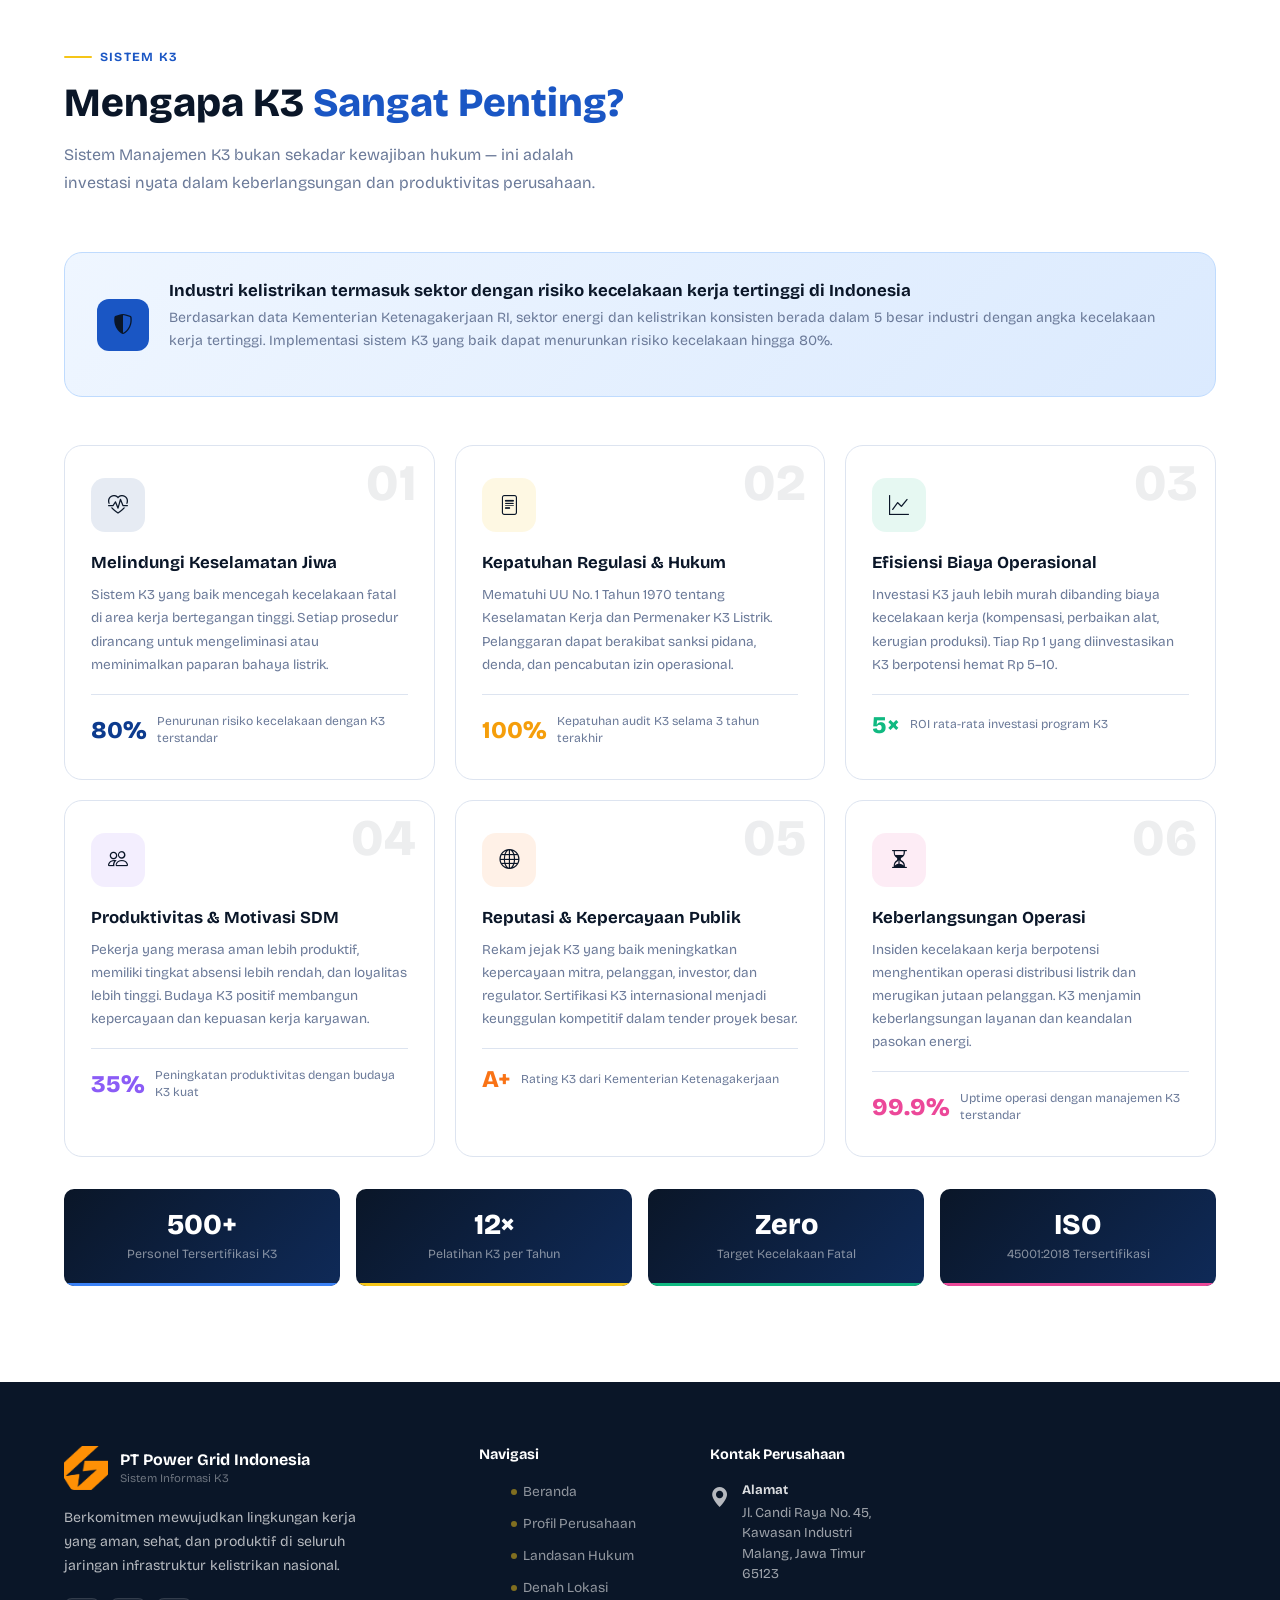
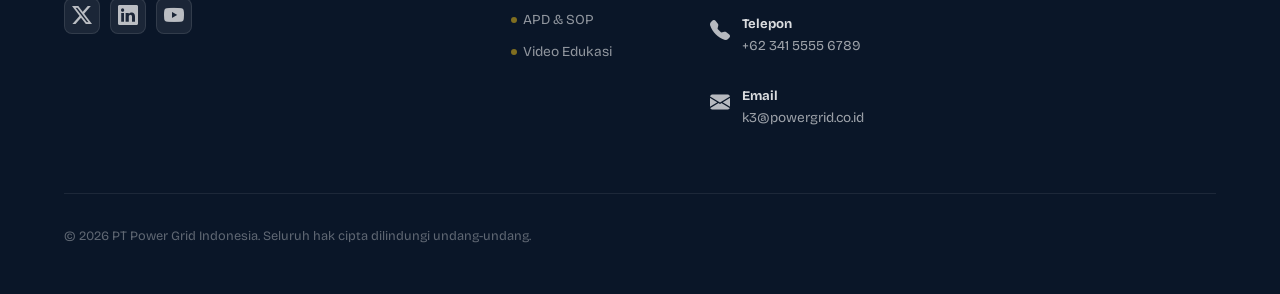
<file: profil.html>
<!DOCTYPE html>
<html lang="id">
<head>
  <meta charset="UTF-8" />
  <meta name="viewport" content="width=device-width, initial-scale=1.0" />
  <title>Profil Perusahaan — PT Power Grid Indonesia</title>
  <link href="https://fonts.googleapis.com/css2?family=Inter:opsz,wght@14..32,300;14..32,400;14..32,500;14..32,600;14..32,700;14..32,800&family=DM+Sans:ital,wght@0,300;0,400;0,500;0,600;1,400&display=swap" rel="stylesheet" />
  <link rel="preconnect" href="https://fonts.googleapis.com">
  <link rel="preconnect" href="https://fonts.gstatic.com" crossorigin>
  <link href="https://fonts.googleapis.com/css2?family=Bricolage+Grotesque:opsz,wght@12..96,200..800&display=swap" rel="stylesheet">
  <link href="https://cdn.jsdelivr.net/npm/bootstrap@5.3.8/dist/css/bootstrap.min.css" rel="stylesheet" integrity="sha384-sRIl4kxILFvY47J16cr9ZwB07vP4J8+LH7qKQnuqkuIAvNWLzeN8tE5YBujZqJLB" crossorigin="anonymous">
  <link rel="stylesheet" href="https://cdn.jsdelivr.net/npm/bootstrap-icons@1.11.3/font/bootstrap-icons.min.css">
  <link rel="stylesheet" href="style/index.css" />
  <link rel="stylesheet" href="style/profil.css" />
</head>
<body>
  <nav class="navbar" id="navbar">
      <a class="nav-logo" href="index.html">
        <div class="nav-logo-icon">
          <img src="img/logo.png" alt="Logo Navbar">
        </div>
        <div class="nav-logo-text">
          <span>Power Grid</span>
        </div>
      </a>

      <ul class="nav-links" id="navLinks">
        <li><a href="index.html">Beranda</a></li>
        <li><a href="profil.html" class="active">Profil Perusahaan</a></li>
        <li><a href="hukum.html">Landasan Hukum</a></li>
        <li><a href="denah.html">Denah Lokasi</a></li>
        <li><a href="apd_sop.html">APD & SOP</a></li>
        <li><a href="video.html" class="nav-cta">Video Edukasi</a></li>
      </ul>

      <div class="nav-burger" id="burger" onclick="toggleMenu()">
        <span></span>
        <span></span>
        <span></span>
      </div>
  </nav>

  <header class="page-header">
      <div class="page-header-bg"></div>
      <div class="page-header-deco"></div>
      <div class="page-header-content">
        <div class="breadcrumb">
          <a href="index.html">Beranda</a>
          <i class="bi bi-chevron-right"></i>
          <span>Profil Perusahaan</span>
        </div>
        <div class="page-header-badge">
          <i class="bi bi-building"></i>
          Profil Perusahaan
        </div>
        <h1 class="page-header-title">
          PT Power Grid<br>
          <em>Indonesia</em>
        </h1>
        <p class="page-header-desc">
          Perusahaan terdepan dalam distribusi dan pemeliharaan infrastruktur kelistrikan nasional dengan standar keselamatan kerja kelas dunia.
        </p>
        <div class="header-chips">
          <div class="header-chip yellow-chip">
            <i class="bi bi-shield-check"></i>
            ISO 45001:2018
          </div>
          <div class="header-chip">
            <i class="bi bi-calendar"></i>
            Berdiri sejak 1999
          </div>
          <div class="header-chip">
            <i class="bi bi-people"></i>
            500+ Karyawan
          </div>
        </div>
      </div>
  </header>

  <section class="tentang" id="tentang">
      <div class="reveal" style="margin-bottom:40px;">
        <div class="section-label">Tentang Kami</div>
        <h2 class="section-title">Mengenal <em>PT Power Grid Indonesia</em></h2>
        <p class="section-desc">Dedikasi lebih dari dua dekade dalam membangun infrastruktur kelistrikan yang andal dan aman bagi masyarakat Indonesia.</p>
      </div>

      <div class="tentang-card reveal">
        <div class="tentang-card-deco">
          <i class="bi bi-lightning-charge-fill"></i>
        </div>
        <div class="tentang-card-inner">
          <div class="tentang-card-left">
            <div>
              <div class="company-logo-row">
                <div class="company-logo-wrap">
                  <i class="bi bi-lightning-charge-fill"></i>
                </div>
                <div class="company-name-block">
                  <h2>PT Power Grid Indonesia</h2>
                  <p>Sistem Informasi K3 · Malang, Jawa Timur</p>
                </div>
              </div>
              <p class="company-desc">
                PT Power Grid Indonesia adalah perusahaan nasional yang bergerak di bidang distribusi energi listrik, pemeliharaan gardu induk, dan pembangunan infrastruktur kelistrikan skala besar. Didirikan pada tahun 1999, kami telah melayani jutaan pelanggan di seluruh wilayah Jawa Timur dengan komitmen kuat terhadap keandalan pasokan dan keselamatan kerja.
              </p>
              <p class="company-desc" style="margin-top:14px;">
                Sebagai perusahaan kelistrikan yang bersertifikasi ISO 45001:2018, kami menempatkan Keselamatan dan Kesehatan Kerja (K3) sebagai fondasi dalam setiap operasional. Seluruh tenaga kerja kami terlatih dan dilengkapi dengan standar perlindungan tertinggi di industri kelistrikan.
              </p>
            </div>
            <div class="company-tags">
              <span class="company-tag highlight">ISO 45001:2018</span>
              <span class="company-tag">SNI IEC 61936</span>
              <span class="company-tag">OHSAS 18001</span>
              <span class="company-tag">PLN Certified</span>
              <span class="company-tag">K3 Listrik</span>
            </div>
          </div>
          <div class="tentang-card-right">
            <div class="vm-block">
              <div class="vm-item visi">
                <div class="vm-label">Visi Perusahaan</div>
                <p class="vm-text">
                  Menjadi perusahaan infrastruktur kelistrikan terpercaya di Indonesia yang mengutamakan keselamatan, keandalan, dan keberlanjutan dalam setiap aspek operasional demi mendukung kemajuan bangsa.
                </p>
              </div>
              <div class="vm-item misi">
                <div class="vm-label">Misi Perusahaan</div>
                <p class="vm-text">
                  Mengoperasikan dan memelihara jaringan distribusi listrik berstandar tinggi, menerapkan sistem K3 secara konsisten, mengembangkan kompetensi SDM, dan berkontribusi aktif bagi pertumbuhan infrastruktur energi nasional.
                </p>
              </div>
            </div>
            <div class="vm-item" style="background:rgba(245,197,24,.08);border-color:rgba(245,197,24,.2);">
              <div style="display:flex;align-items:center;gap:12px;margin-bottom:10px;">
                <i class="bi bi-shield-shaded" style="color:var(--yellow);"></i>
                <span style="font-size:.78rem;font-weight:700;letter-spacing:.08em;text-transform:uppercase;color:var(--yellow);">Nilai Utama K3</span>
              </div>
              <p class="vm-text" style="color:rgba(255,255,255,.65);">
                <strong style="color:rgba(255,255,255,.85);">Safety First</strong> — Tidak ada pekerjaan yang begitu mendesak sehingga tidak ada waktu untuk melakukannya dengan selamat. Keselamatan adalah tanggung jawab setiap individu.
              </p>
            </div>
          </div>
        </div>
        <div class="company-stats">
          <div class="company-stat">
            <div class="company-stat-num">25+</div>
            <div class="company-stat-label">Tahun Beroperasi</div>
          </div>
          <div class="company-stat">
            <div class="company-stat-num">500+</div>
            <div class="company-stat-label">Karyawan Aktif</div>
          </div>
          <div class="company-stat">
            <div class="company-stat-num">15</div>
            <div class="company-stat-label">Gardu Induk Dikelola</div>
          </div>
        </div>
      </div>
  </section>

  <section class="operasional" id="operasional">
      <div class="operasional-header reveal">
        <div class="section-label">Bidang Operasional</div>
        <h2 class="section-title">Ruang Lingkup <em>Kegiatan Usaha</em></h2>
        <p class="section-desc">Empat bidang operasional utama yang dijalankan PT Power Grid Indonesia dengan standar teknis dan keselamatan tertinggi.</p>
      </div>

      <div class="ops-grid">
        <div class="ops-card reveal" style="transition-delay:.05s">
          <div class="ops-card-top">
            <img src="img/distribusi.jpg" alt="Distribusi Listrik" loading="lazy"/>
            <div class="ops-card-top-overlay"></div>
            <div class="ops-card-number">01</div>
            <div class="ops-icon-float" style="background:linear-gradient(135deg,var(--blue),var(--mid));">
              <i class="bi bi-lightning-charge-fill"></i>
            </div>
          </div>
          <div class="ops-card-body">
            <h3 class="ops-card-title">Distribusi Listrik</h3>
            <p class="ops-card-desc">Pengelolaan dan pengoperasian jaringan distribusi tegangan menengah (20 kV) dan tegangan rendah (380/220 V) untuk melayani kebutuhan listrik rumah tangga, industri, dan komersial.</p>
            <div class="ops-card-features">
              <div class="ops-feature">Jaringan distribusi 20 kV &amp; 380/220 V</div>
              <div class="ops-feature">Monitoring beban dan kualitas daya</div>
              <div class="ops-feature">Penanganan gangguan 24/7</div>
            </div>
            <div class="ops-card-tag">
              <span class="ops-tag-label">Distribusi Energi</span>
              <div class="ops-arrow">
                <i class="bi bi-arrow-right"></i>
              </div>
            </div>
          </div>
        </div>

        <div class="ops-card reveal" style="transition-delay:.1s">
          <div class="ops-card-top">
            <img src="img/gardu_induk.jpeg" alt="Gardu Induk" loading="lazy"/>
            <div class="ops-card-top-overlay"></div>
            <div class="ops-card-number">02</div>
            <div class="ops-icon-float" style="background:linear-gradient(135deg,#F59E0B,#F5C518);">
              <i class="bi bi-building"></i>
            </div>
          </div>
          <div class="ops-card-body">
            <h3 class="ops-card-title">Pemeliharaan Gardu Induk</h3>
            <p class="ops-card-desc">Inspeksi berkala, perbaikan, dan perawatan preventif seluruh komponen gardu induk meliputi transformator daya, switchgear, proteksi rele, dan sistem grounding sesuai standar PLN.</p>
            <div class="ops-card-features">
              <div class="ops-feature">Pemeliharaan transformator &amp; switchgear</div>
              <div class="ops-feature">Kalibrasi rele proteksi</div>
              <div class="ops-feature">Inspeksi sistem grounding</div>
            </div>
            <div class="ops-card-tag">
              <span class="ops-tag-label">Maintenance GI</span>
              <div class="ops-arrow">
                <i class="bi bi-arrow-right"></i>
              </div>
            </div>
          </div>
        </div>

        <div class="ops-card reveal" style="transition-delay:.15s">
          <div class="ops-card-top">
            <img src="img/infrastuktur.jpg" alt="Infrastruktur Kelistrikan" loading="lazy"/>
            <div class="ops-card-top-overlay"></div>
            <div class="ops-card-number">03</div>
            <div class="ops-icon-float" style="background:linear-gradient(135deg,#0F766E,#14B8A6);">
              <i class="bi bi-diagram-3"></i>
            </div>
          </div>
          <div class="ops-card-body">
            <h3 class="ops-card-title">Infrastruktur Kelistrikan</h3>
            <p class="ops-card-desc">Perencanaan, pembangunan, dan pengembangan jaringan transmisi baru, penggantian jaringan usang, serta pemasangan tiang listrik dan kabel bawah tanah sesuai kebutuhan beban.</p>
            <div class="ops-card-features">
              <div class="ops-feature">Pembangunan jaringan transmisi baru</div>
              <div class="ops-feature">Pemasangan kabel bawah tanah</div>
              <div class="ops-feature">Pengembangan kapasitas distribusi</div>
            </div>
            <div class="ops-card-tag">
              <span class="ops-tag-label">Konstruksi &amp; Infrastruktur</span>
              <div class="ops-arrow">
                <i class="bi bi-arrow-right"></i>
              </div>
            </div>
          </div>
        </div>

        <div class="ops-card reveal" style="transition-delay:.2s">
          <div class="ops-card-top">
            <img src="img/sistem_kontrol.jpg" alt="Sistem Kontrol Otomatis" loading="lazy"/>
            <div class="ops-card-top-overlay"></div>
            <div class="ops-card-number">04</div>
            <div class="ops-icon-float" style="background:linear-gradient(135deg,#7C3AED,#A78BFA);">
              <i class="bi bi-cpu"></i>
            </div>
          </div>
          <div class="ops-card-body">
            <h3 class="ops-card-title">Sistem Kontrol Otomatis</h3>
            <p class="ops-card-desc">Implementasi dan operasional sistem SCADA (Supervisory Control and Data Acquisition) untuk pemantauan jaringan secara real-time, deteksi gangguan otomatis, dan manuver jaringan dari jarak jauh.</p>
            <div class="ops-card-features">
              <div class="ops-feature">Sistem SCADA terintegrasi</div>
              <div class="ops-feature">Remote terminal unit (RTU)</div>
              <div class="ops-feature">Automatic fault detection</div>
            </div>
            <div class="ops-card-tag">
              <span class="ops-tag-label">Otomasi &amp; SCADA</span>
              <div class="ops-arrow">
                <i class="bi bi-arrow-right"></i>
              </div>
            </div>
          </div>
        </div>
      </div>
  </section>

  <section class="risiko" id="risiko">
      <div class="risiko-header">
        <div class="reveal">
          <div class="section-label">Keselamatan Kerja</div>
          <h2 class="section-title">Potensi Risiko <em>Kerja Utama</em></h2>
          <p class="section-desc">Identifikasi dan pemahaman risiko adalah langkah pertama menuju tempat kerja yang aman dan bebas kecelakaan.</p>
        </div>
        <div class="risiko-header-right reveal" style="transition-delay:.1s">
          <div class="risk-overview-pill">
            <i class="bi bi-exclamation-triangle-fill"></i>
            4 Risiko Teridentifikasi
          </div>
        </div>
      </div>

      <div class="risiko-grid">
        
        <div class="risk-card electro reveal" style="transition-delay:.05s">
          <div class="risk-card-bg"></div>
          <div class="risk-card-inner">
            <div class="risk-severity-bar"><div class="risk-severity-fill"></div></div>
            <div class="risk-card-header">
              <div class="risk-icon-wrap">
                <i class="bi bi-lightning-charge-fill"></i>
              </div>
              <span class="risk-level-badge">KRITIS — 95%</span>
            </div>
            <h3 class="risk-card-title">Sengatan Listrik</h3>
            <p class="risk-card-desc">Paparan arus listrik langsung akibat kontak dengan konduktor bertegangan dapat menyebabkan luka bakar serius, gangguan irama jantung, kerusakan jaringan saraf, hingga kematian.</p>
            <div class="risk-details">
              <div class="risk-detail-row">
                <i class="bi bi-info-circle-fill"></i>
                <span><strong>Sumber Bahaya:</strong> Konduktor aktif, panel tegangan tinggi, kabel telanjang, busur listrik (arc flash)</span>
              </div>
              <div class="risk-detail-row">
                <i class="bi bi-shield-check"></i>
                <span><strong>Pencegahan:</strong> Lockout/Tagout (LOTO), penggunaan sarung tangan isolasi 1000V, safety grounding</span>
              </div>
            </div>
            <div class="risk-card-footer">
              <div class="risk-apd"><strong>APD Wajib:</strong> Sarung tangan isolasi, helm ARC flash, sepatu safety</div>
              <a class="risk-learn" href="apd_sop.html">Detail <i class="bi bi-arrow-right"></i></a>
            </div>
          </div>
        </div>

        
        <div class="risk-card fire reveal" style="transition-delay:.1s">
          <div class="risk-card-bg"></div>
          <div class="risk-card-inner">
            <div class="risk-severity-bar"><div class="risk-severity-fill"></div></div>
            <div class="risk-card-header">
              <div class="risk-icon-wrap">
                <i class="bi bi-fire"></i>
              </div>
              <span class="risk-level-badge">TINGGI — 85%</span>
            </div>
            <h3 class="risk-card-title">Kebakaran</h3>
            <p class="risk-card-desc">Percikan api dari peralatan listrik, overheating transformator, korsleting panel, atau kebocoran minyak isolasi dapat memicu kebakaran yang sulit dikendalikan di area kelistrikan.</p>
            <div class="risk-details">
              <div class="risk-detail-row">
                <i class="bi bi-info-circle-fill"></i>
                <span><strong>Sumber Bahaya:</strong> Overload kabel, transformator overheat, kebocoran minyak isolasi, percikan busur listrik</span>
              </div>
              <div class="risk-detail-row">
                <i class="bi bi-shield-check"></i>
                <span><strong>Pencegahan:</strong> Pemeriksaan rutin kabel, APAR CO₂, detektor asap, sistem fire suppression otomatis</span>
              </div>
            </div>
            <div class="risk-card-footer">
              <div class="risk-apd"><strong>APD Wajib:</strong> Pakaian tahan api, helm, SCBA untuk asap</div>
              <a class="risk-learn" href="apd_sop.html">Detail <i class="bi bi-arrow-right"></i></a>
            </div>
          </div>
        </div>

        
        <div class="risk-card fall reveal" style="transition-delay:.15s">
          <div class="risk-card-bg"></div>
          <div class="risk-card-inner">
            <div class="risk-severity-bar"><div class="risk-severity-fill"></div></div>
            <div class="risk-card-header">
              <div class="risk-icon-wrap">
                <i class="bi bi-arrow-down-up"></i>
              </div>
              <span class="risk-level-badge">SERIUS — 75%</span>
            </div>
            <h3 class="risk-card-title">Jatuh dari Ketinggian</h3>
            <p class="risk-card-desc">Pekerjaan pada tiang listrik, gardu induk, dan jaringan transmisi di ketinggian lebih dari 2 meter mengandung risiko jatuh yang berpotensi fatal jika tanpa pengaman yang memadai.</p>
            <div class="risk-details">
              <div class="risk-detail-row">
                <i class="bi bi-info-circle-fill"></i>
                <span><strong>Sumber Bahaya:</strong> Tiang listrik, tangga, platform gardu induk, kondisi licin saat hujan atau angin kencang</span>
              </div>
              <div class="risk-detail-row">
                <i class="bi bi-shield-check"></i>
                <span><strong>Pencegahan:</strong> Full body harness, anchor point tersertifikasi, JSA kerja di ketinggian, scaffolding standar</span>
              </div>
            </div>
            <div class="risk-card-footer">
              <div class="risk-apd"><strong>APD Wajib:</strong> Full body harness, helm safety, sepatu anti-slip</div>
              <a class="risk-learn" href="apd_sop.html">Detail <i class="bi bi-arrow-right"></i></a>
            </div>
          </div>
        </div>

        
        <div class="risk-card emf reveal" style="transition-delay:.2s">
          <div class="risk-card-bg"></div>
          <div class="risk-card-inner">
            <div class="risk-severity-bar"><div class="risk-severity-fill"></div></div>
            <div class="risk-card-header">
              <div class="risk-icon-wrap">
                <i class="bi bi-wifi"></i>
              </div>
              <span class="risk-level-badge">SEDANG — 65%</span>
            </div>
            <h3 class="risk-card-title">Medan Elektromagnetik</h3>
            <p class="risk-card-desc">Paparan medan elektromagnetik (EMF) frekuensi rendah yang berkepanjangan di sekitar jaringan tegangan tinggi dan transformator daya berpotensi menimbulkan gangguan kesehatan jangka panjang.</p>
            <div class="risk-details">
              <div class="risk-detail-row">
                <i class="bi bi-info-circle-fill"></i>
                <span><strong>Sumber Bahaya:</strong> Transformator daya besar, saluran udara tegangan tinggi (SUTET), reaktor, busbar GIS</span>
              </div>
              <div class="risk-detail-row">
                <i class="bi bi-shield-check"></i>
                <span><strong>Pencegahan:</strong> Batasi durasi paparan, jaga jarak aman, pemantauan EMF berkala dengan gaussmeter</span>
              </div>
            </div>
            <div class="risk-card-footer">
              <div class="risk-apd"><strong>APD Wajib:</strong> Baju faraday, monitoring dosimeter EMF</div>
              <a class="risk-learn" href="apd_sop.html">Detail <i class="bi bi-arrow-right"></i></a>
            </div>
          </div>
        </div>
      </div>
  </section>

  <section class="k3-penting" id="k3-penting">
      <div class="k3-penting-header reveal">
        <div class="section-label">Sistem K3</div>
        <h2 class="section-title">Mengapa K3 <em>Sangat Penting?</em></h2>
        <p class="section-desc">Sistem Manajemen K3 bukan sekadar kewajiban hukum — ini adalah investasi nyata dalam keberlangsungan dan produktivitas perusahaan.</p>
      </div>

      <div class="k3-info-banner reveal">
        <div class="k3-info-icon">
          <i class="bi bi-shield-shaded"></i>
        </div>
        <div class="k3-info-text">
          <h3>Industri kelistrikan termasuk sektor dengan risiko kecelakaan kerja tertinggi di Indonesia</h3>
          <p>Berdasarkan data Kementerian Ketenagakerjaan RI, sektor energi dan kelistrikan konsisten berada dalam 5 besar industri dengan angka kecelakaan kerja tertinggi. Implementasi sistem K3 yang baik dapat menurunkan risiko kecelakaan hingga 80%.</p>
        </div>
      </div>

      <div class="k3-infographic">
        <div class="k3-card reveal" style="transition-delay:.05s">
          <div class="k3-card-number">01</div>
          <div class="k3-card-icon">
            <i class="bi bi-heart-pulse"></i>
          </div>
          <h3 class="k3-card-title">Melindungi Keselamatan Jiwa</h3>
          <p class="k3-card-desc">Sistem K3 yang baik mencegah kecelakaan fatal di area kerja bertegangan tinggi. Setiap prosedur dirancang untuk mengeliminasi atau meminimalkan paparan bahaya listrik.</p>
          <div class="k3-card-stat">
            <div class="k3-stat-num">80%</div>
            <div class="k3-stat-label">Penurunan risiko kecelakaan dengan K3 terstandar</div>
          </div>
        </div>

        <div class="k3-card reveal" style="transition-delay:.1s">
          <div class="k3-card-number">02</div>
          <div class="k3-card-icon">
            <i class="bi bi-file-text"></i>
          </div>
          <h3 class="k3-card-title">Kepatuhan Regulasi &amp; Hukum</h3>
          <p class="k3-card-desc">Mematuhi UU No. 1 Tahun 1970 tentang Keselamatan Kerja dan Permenaker K3 Listrik. Pelanggaran dapat berakibat sanksi pidana, denda, dan pencabutan izin operasional.</p>
          <div class="k3-card-stat">
            <div class="k3-stat-num">100%</div>
            <div class="k3-stat-label">Kepatuhan audit K3 selama 3 tahun terakhir</div>
          </div>
        </div>

        <div class="k3-card reveal" style="transition-delay:.15s">
          <div class="k3-card-number">03</div>
          <div class="k3-card-icon">
            <i class="bi bi-graph-up"></i>
          </div>
          <h3 class="k3-card-title">Efisiensi Biaya Operasional</h3>
          <p class="k3-card-desc">Investasi K3 jauh lebih murah dibanding biaya kecelakaan kerja (kompensasi, perbaikan alat, kerugian produksi). Tiap Rp 1 yang diinvestasikan K3 berpotensi hemat Rp 5–10.</p>
          <div class="k3-card-stat">
            <div class="k3-stat-num">5×</div>
            <div class="k3-stat-label">ROI rata-rata investasi program K3</div>
          </div>
        </div>

        <div class="k3-card reveal" style="transition-delay:.2s">
          <div class="k3-card-number">04</div>
          <div class="k3-card-icon">
            <i class="bi bi-people"></i>
          </div>
          <h3 class="k3-card-title">Produktivitas &amp; Motivasi SDM</h3>
          <p class="k3-card-desc">Pekerja yang merasa aman lebih produktif, memiliki tingkat absensi lebih rendah, dan loyalitas lebih tinggi. Budaya K3 positif membangun kepercayaan dan kepuasan kerja karyawan.</p>
          <div class="k3-card-stat">
            <div class="k3-stat-num">35%</div>
            <div class="k3-stat-label">Peningkatan produktivitas dengan budaya K3 kuat</div>
          </div>
        </div>

        <div class="k3-card reveal" style="transition-delay:.25s">
          <div class="k3-card-number">05</div>
          <div class="k3-card-icon">
            <i class="bi bi-globe"></i>
          </div>
          <h3 class="k3-card-title">Reputasi &amp; Kepercayaan Publik</h3>
          <p class="k3-card-desc">Rekam jejak K3 yang baik meningkatkan kepercayaan mitra, pelanggan, investor, dan regulator. Sertifikasi K3 internasional menjadi keunggulan kompetitif dalam tender proyek besar.</p>
          <div class="k3-card-stat">
            <div class="k3-stat-num">A+</div>
            <div class="k3-stat-label">Rating K3 dari Kementerian Ketenagakerjaan</div>
          </div>
        </div>

        <div class="k3-card reveal" style="transition-delay:.3s">
          <div class="k3-card-number">06</div>
          <div class="k3-card-icon">
            <i class="bi bi-hourglass-split"></i>
          </div>
          <h3 class="k3-card-title">Keberlangsungan Operasi</h3>
          <p class="k3-card-desc">Insiden kecelakaan kerja berpotensi menghentikan operasi distribusi listrik dan merugikan jutaan pelanggan. K3 menjamin keberlangsungan layanan dan keandalan pasokan energi.</p>
          <div class="k3-card-stat">
            <div class="k3-stat-num">99.9%</div>
            <div class="k3-stat-label">Uptime operasi dengan manajemen K3 terstandar</div>
          </div>
        </div>
      </div>

      <div class="k3-highlight-row reveal">
        <div class="k3-highlight">
          <div class="k3-highlight-num">500+</div>
          <div class="k3-highlight-label">Personel Tersertifikasi K3</div>
        </div>
        <div class="k3-highlight">
          <div class="k3-highlight-num">12×</div>
          <div class="k3-highlight-label">Pelatihan K3 per Tahun</div>
        </div>
        <div class="k3-highlight">
          <div class="k3-highlight-num">Zero</div>
          <div class="k3-highlight-label">Target Kecelakaan Fatal</div>
        </div>
        <div class="k3-highlight">
          <div class="k3-highlight-num">ISO</div>
          <div class="k3-highlight-label">45001:2018 Tersertifikasi</div>
        </div>
      </div>
  </section>

  <footer class="footer">
      <div class="footer-grid">
        <div>
          <div class="footer-brand-logo">
            <div class="icon-wrap">
              <img src="img/logo.png" alt="Logo Loader">
            </div>
            <div class="footer-brand-name">
              PT Power Grid Indonesia
              <small>Sistem Informasi K3</small>
            </div>
          </div>
          <p class="footer-tagline">Berkomitmen mewujudkan lingkungan kerja yang aman, sehat, dan produktif di seluruh jaringan infrastruktur kelistrikan nasional.</p>
          <div class="footer-socials">
            <div class="social-btn"><i class="bi bi-twitter-x"></i></div>
            <div class="social-btn"><i class="bi bi-linkedin"></i></div>
            <div class="social-btn"><i class="bi bi-youtube"></i></div>
          </div>
        </div>
        <div class="footer-col">
          <h4>Navigasi</h4>
          <ul class="footer-links">
            <li><a href="index.html">Beranda</a></li>
            <li><a href="profil.html">Profil Perusahaan</a></li>
            <li><a href="hukum.html">Landasan Hukum</a></li>
            <li><a href="denah.html">Denah Lokasi</a></li>
            <li><a href="apd_sop.html">APD &amp; SOP</a></li>
            <li><a href="video.html">Video Edukasi</a></li>
          </ul>
        </div>
        <div class="footer-col">
          <h4>Kontak Perusahaan</h4>
          <div class="contact-items">
            <div class="contact-item">
              <i class="bi bi-geo-alt-fill"></i>
              <p><strong>Alamat</strong>Jl. Candi Raya No. 45, Kawasan Industri Malang, Jawa Timur 65123</p>
            </div>
            <div class="contact-item">
              <i class="bi bi-telephone-fill"></i>
              <p><strong>Telepon</strong>+62 341 5555 6789</p>
            </div>
            <div class="contact-item">
              <i class="bi bi-envelope-fill"></i>
              <p><strong>Email</strong>k3@powergrid.co.id</p>
            </div>
          </div>
        </div>
      </div>
      <div class="footer-bottom">
        <p>&copy; <span id="currentYear"></span> PT Power Grid Indonesia. Seluruh hak cipta dilindungi undang-undang.</p>
      </div>
  </footer>

  <script>
      // Set current year dynamically
      document.getElementById('currentYear').innerText = new Date().getFullYear();

      // Sticky navbar
      const navbar = document.getElementById('navbar');
      window.addEventListener('scroll', () => {
        navbar.classList.toggle('scrolled', window.scrollY > 20);
      });

      // Mobile menu
      function toggleMenu() {
        document.getElementById('navLinks').classList.toggle('open');
      }
      document.querySelectorAll('.nav-links a').forEach(a => {
        a.addEventListener('click', () => document.getElementById('navLinks').classList.remove('open'));
      });

      // Scroll reveal
      const observer = new IntersectionObserver((entries) => {
        entries.forEach(e => {
          if (e.isIntersecting) {
            e.target.classList.add('visible');
            observer.unobserve(e.target);
          }
        });
      }, { threshold: 0.1, rootMargin: '0px 0px -40px 0px' });
      document.querySelectorAll('.reveal, .reveal-left, .reveal-right').forEach(el => observer.observe(el));

      // Animate severity bars on reveal
      const barObserver = new IntersectionObserver((entries) => {
        entries.forEach(e => {
          if (e.isIntersecting) {
            e.target.querySelectorAll('.risk-severity-fill').forEach(bar => {
              bar.style.width = bar.parentElement.closest('.risk-card.electro') ? '95%'
                : bar.parentElement.closest('.risk-card.fire') ? '85%'
                : bar.parentElement.closest('.risk-card.fall') ? '75%'
                : '65%';
            });
          }
        });
      }, { threshold: 0.3 });
      const risikoGrid = document.querySelector('.risiko-grid');
      if (risikoGrid) barObserver.observe(risikoGrid);

      // Counter animation for stats
      function animateCount(el, target, suffix = '') {
        let start = null;
        const dur = 1600;
        const isNum = !isNaN(target);
        const step = ts => {
          if (!start) start = ts;
          const p = Math.min((ts - start) / dur, 1);
          const ease = 1 - Math.pow(1 - p, 3);
          el.textContent = (isNum ? Math.floor(ease * target) : target) + suffix;
          if (p < 1) requestAnimationFrame(step);
        };
        requestAnimationFrame(step);
      }

      const statsObs = new IntersectionObserver(entries => {
        entries.forEach(e => {
          if (e.isIntersecting) {
            e.target.querySelectorAll('.company-stat-num').forEach((el, i) => {
              const targets = [25, 500, 15];
              const suffixes = ['+', '+', ''];
              if (targets[i] !== undefined) animateCount(el, targets[i], suffixes[i]);
            });
            statsObs.unobserve(e.target);
          }
        });
      }, { threshold: 0.4 });
      const statsEl = document.querySelector('.company-stats');
      if (statsEl) statsObs.observe(statsEl);
  </script>
</body>
</html>
</file>
<file: style/index.css>
:root {
    --navy:   #0A1628;
    --blue:   #0D3B8E;
    --mid:    #1A56C4;
    --sky:    #3B82F6;
    --yellow: #F5C518;
    --amber:  #F59E0B;
    --white:  #FFFFFF;
    --offwhite: #F4F7FC;
    --muted:  #6B7A99;
    --border: #DDE4F0;
    --card-bg: #FFFFFF;
    --shadow-sm: 0 2px 12px rgba(13,59,142,.07);
    --shadow-md: 0 8px 32px rgba(13,59,142,.13);
    --shadow-lg: 0 20px 60px rgba(13,59,142,.18);
    --radius-sm: 10px;
    --radius-md: 18px;
    --radius-lg: 28px;
    --font-display: 'Bricolage Grotesque', sans-serif;
    --font-body: 'Bricolage Grotesque', sans-serif;
}

*, *::before, *::after { box-sizing: border-box; margin: 0; padding: 0; }
html { scroll-behavior: smooth; }
body {
    font-family: var(--font-body);
    background: var(--offwhite);
    color: var(--navy);
    overflow-x: hidden;
    line-height: 1.6;
}

::-webkit-scrollbar { width: 6px; }
::-webkit-scrollbar-track { background: var(--offwhite); }
::-webkit-scrollbar-thumb { background: var(--mid); border-radius: 3px; }

.navbar{
    position: fixed;
    top: 0;
    left: 0;
    right: 0;
    z-index: 100;

    display: flex;
    align-items: center;
    justify-content: space-between;

    padding: 0 5%;
    height: 72px;

    background: rgba(255, 255, 255, 0.966);
    backdrop-filter: blur(16px);

    border-bottom: 1px solid rgba(13,59,142,.08);
    transition: box-shadow .3s;
}

.navbar.scrolled{
    box-shadow: var(--shadow-md);
}

.nav-logo{
    display: flex;
    align-items: center;
    gap: 12px;
    text-decoration: none;
}

.nav-logo-icon{
    width: 42px;
    height: 42px;
    border-radius: 10px;
    overflow: hidden;
    display: flex;
    align-items: center;
    justify-content: center;
    position: relative;
}

.nav-logo-icon::after{
    content:'';
    position:absolute;
    inset:0;
}

.nav-logo-icon img{
    width: 24px;
    height: 24px;
    object-fit: contain;
    position: relative;
    z-index: 1;
}

.nav-logo-text{
    font-family: var(--font-display);
    font-size: .82rem;
    font-weight: 700;
    line-height: 1.2;
}

.nav-logo-text span{
    display: block;
    color: var(--blue);
    font-size: 1.5rem;
}

.nav-links {
    display: flex;
    gap: 2px;
    list-style: none;
}

.nav-links a {
    display: block; padding: 8px 16px;
    font-size: .88rem; font-weight: 500;
    color: var(--navy); text-decoration: none;
    border-radius: 8px;
    transition: background .2s, color .2s;
}
.nav-links a:hover, .nav-links a.active {
    background: rgba(13,59,142,.08); color: var(--blue);
}
.nav-cta {
    background: linear-gradient(135deg, var(--blue), var(--mid));
    color: var(--white) !important;
    padding: 9px 22px !important;
    border-radius: 9px !important;
    font-weight: 600 !important;
}
.nav-cta:hover { background: linear-gradient(135deg, var(--mid), var(--sky)) !important; color: var(--white) !important; }
.nav-burger { display: none; flex-direction: column; gap: 5px; cursor: pointer; padding: 6px; }
.nav-burger span { width: 24px; height: 2px; background: var(--navy); border-radius: 2px; transition: .3s; }

ul{
    margin-bottom: 0 !important;
}

.bi{
    font-size: 20px;
}

.hero {
    position: relative; min-height: 100vh;
    display: flex; flex-direction: column;
    background: var(--navy);
    overflow: hidden;
}
.hero-bg {
    position: absolute; inset: 0;
    background:
        linear-gradient(160deg, rgba(10,22,40,.85) 0%, rgba(13,59,142,.55) 60%, rgba(10,22,40,.9) 100%),
        url('../img/background/bg-index.jpg') center/cover no-repeat;
}

.hero-bg::after {
    content: '';
    position: absolute; inset: 0;
    background-image:
        linear-gradient(rgba(59,130,246,.07) 1px, transparent 1px),
        linear-gradient(90deg, rgba(59,130,246,.07) 1px, transparent 1px);
    background-size: 60px 60px;
    animation: gridPan 20s linear infinite;
}
    @keyframes gridPan { from { background-position: 0 0; } to { background-position: 60px 60px; } }

.hero-content {
    position: relative; z-index: 2;
    flex: 1;
    display: flex; flex-direction: column; justify-content: center;
    padding: 30px 5% 60px;
    max-width: 780px;
}
.hero-badge {
    display: inline-flex; align-items: center; gap: 8px;
    background: rgba(245,197,24,.15);
    border: 1px solid rgba(245,197,24,.35);
    color: var(--yellow);
    font-size: .78rem; font-weight: 600; letter-spacing: .07em; text-transform: uppercase;
    padding: 6px 14px; border-radius: 100px;
    margin-bottom: 24px;
    width: fit-content;
    animation: fadeUp .7s .1s both;
}
.hero-badge svg { width: 14px; height: 14px; fill: var(--yellow); }
.hero-title {
    font-family: var(--font-display);
    font-size: clamp(2.4rem, 5.5vw, 4.2rem);
    font-weight: 800; line-height: 1.1;
    color: var(--white);
    margin-bottom: 20px;
    animation: fadeUp .7s .2s both;
}
.hero-title .accent { color: var(--yellow); display: block; }
.hero-subtitle {
    font-size: clamp(.98rem, 1.5vw, 1.15rem);
    color: rgba(255,255,255,.72);
    max-width: 520px;
    margin-bottom: 40px;
    line-height: 1.7;
    animation: fadeUp .7s .3s both;
}
.hero-actions {
    display: flex; gap: 14px; flex-wrap: wrap;
    animation: fadeUp .7s .4s both;
}
.btn-primary {
    display: inline-flex; align-items: center; gap: 8px;
    background: linear-gradient(135deg, var(--yellow), var(--amber));
    color: var(--navy);
    font-family: var(--font-body); font-weight: 700; font-size: .95rem;
    padding: 14px 28px; border-radius: 12px;
    text-decoration: none; border: none; cursor: pointer;
    transition: transform .2s, box-shadow .2s;
    box-shadow: 0 4px 20px rgba(245,197,24,.45);
}
.btn-primary:hover { transform: translateY(-3px); box-shadow: 0 8px 30px rgba(245,197,24,.55); }
.btn-primary svg { width: 18px; height: 18px; }
.btn-outline {
    display: inline-flex; align-items: center; gap: 8px;
    background: rgba(255,255,255,.1);
    backdrop-filter: blur(8px);
    border: 1.5px solid rgba(255,255,255,.3);
    color: var(--white);
    font-family: var(--font-body); font-weight: 600; font-size: .95rem;
    padding: 14px 28px; border-radius: 12px;
    text-decoration: none; cursor: pointer;
    transition: background .2s, border-color .2s, transform .2s;
}
.btn-outline:hover { background: rgba(255,255,255,.18); transform: translateY(-3px); }
.btn-outline svg { width: 18px; height: 18px; }

.hero-stats {
    position: relative; z-index: 2;
    display: flex; gap: 0;
    background: rgba(255,255,255,.06);
    backdrop-filter: blur(16px);
    border-top: 1px solid rgba(255,255,255,.1);
    padding: 0 5%;
}
.hero-stat {
    flex: 1; padding: 22px 28px;
    border-right: 1px solid rgba(255,255,255,.1);
    animation: fadeUp .7s .5s both;
}
.hero-stat:last-child { border-right: none; }
.hero-stat-num {
    font-family: var(--font-display); font-size: 1.9rem; font-weight: 800;
    color: var(--yellow); line-height: 1;
    margin-bottom: 4px;
}
.hero-stat-label { font-size: .8rem; color: rgba(255,255,255,.6); font-weight: 400; }

.hero-card-float {
    position: absolute; z-index: 3;
    background: rgba(255,255,255,.1);
    backdrop-filter: blur(12px);
    border: 1px solid rgba(255,255,255,.2);
    border-radius: 14px;
    padding: 14px 18px;
    color: white;
    display: flex; align-items: center; gap: 12px;
    animation: floatCard 5s ease-in-out infinite;
    font-size: .84rem; font-weight: 500;
}
.hero-card-float .icon-circle {
    width: 36px; height: 36px; border-radius: 50%;
    display: flex; align-items: center; justify-content: center; flex-shrink: 0;
}
.hero-card-float.card1 { bottom: 32%; right: 12%; animation-delay: 0s; }
.hero-card-float.card2 { top: 40%; right: 8%; animation-delay: 1.5s; }
@keyframes floatCard {
    0%,100% { transform: translateY(0); }
    50% { transform: translateY(-10px); }
}

@keyframes fadeUp {
    from { opacity: 0; transform: translateY(28px); }
    to   { opacity: 1; transform: translateY(0); }
}

section {
    padding: 96px 5%;
}

.section-label {
    font-size: .78rem; font-weight: 700; letter-spacing: .1em; text-transform: uppercase;
    color: var(--mid); margin-bottom: 12px;
    display: flex; align-items: center; gap: 8px;
}
.section-label::before {
    content: ''; width: 28px; height: 2px; background: var(--yellow); border-radius: 2px;
}
.section-title {
    font-family: var(--font-display);
    font-size: clamp(1.7rem, 3.5vw, 2.6rem);
    font-weight: 800; line-height: 1.2;
    color: var(--navy); margin-bottom: 14px;
}
.section-title em { font-style: normal; color: var(--mid); }
.section-desc { color: var(--muted); max-width: 520px; font-size: 1rem; line-height: 1.7; }

.reveal { opacity: 0; transform: translateY(36px); transition: opacity .7s, transform .7s; }
.reveal.visible { opacity: 1; transform: translateY(0); }
.reveal-left { opacity: 0; transform: translateX(-40px); transition: opacity .7s, transform .7s; }
.reveal-left.visible { opacity: 1; transform: translateX(0); }
.reveal-right { opacity: 0; transform: translateX(40px); transition: opacity .7s, transform .7s; }
.reveal-right.visible { opacity: 1; transform: translateX(0); }

.about { background: var(--white); }
.about-inner {
    display: grid; grid-template-columns: 1fr 1fr; gap: 72px; align-items: center;
}
.about-image-wrap {
    position: relative; border-radius: var(--radius-lg); overflow: hidden;
    aspect-ratio: 4/3; box-shadow: var(--shadow-lg);
}
.about-image-wrap img { width: 100%; height: 100%; object-fit: cover; display: block; }
.about-image-badge {
    position: absolute; bottom: 24px; left: 24px;
    background: var(--yellow);
    color: var(--navy); border-radius: 12px;
    padding: 12px 18px;
    font-family: var(--font-display); font-weight: 700;
    display: flex; flex-direction: column; line-height: 1.2;
}
.about-image-badge span { font-size: 2rem; }
.about-image-badge small { font-size: .74rem; font-weight: 500; }
.about-corner-dot {
    position: absolute; top: -18px; right: -18px;
    width: 90px; height: 90px; border-radius: 50%;
    background: rgba(13,59,142,.1);
    border: 2px solid rgba(13,59,142,.15);
}
.about-text { display: flex; flex-direction: column; gap: 20px; }
.about-highlights {
    display: grid; grid-template-columns: 1fr 1fr; gap: 12px; margin-top: 8px;
}
.highlight-chip {
    display: flex; align-items: center; gap: 10px;
    background: var(--offwhite); border-radius: 10px;
    padding: 12px 16px; font-size: .85rem; font-weight: 500; color: var(--navy);
}
.highlight-chip svg { width: 18px; height: 18px; flex-shrink: 0; }
.about-cta { margin-top: 8px; }

.risiko { background: var(--offwhite); }
.risiko-header { margin-bottom: 48px; }
.risiko-grid {
    display: grid; grid-template-columns: repeat(4, 1fr); gap: 20px;
}
.risk-card {
    background: var(--white);
    border-radius: var(--radius-md);
    padding: 32px 24px;
    border: 1.5px solid var(--border);
    position: relative; overflow: hidden;
    transition: transform .28s, box-shadow .28s, border-color .28s;
    cursor: default;
}
.risk-card::before {
    content: '';
    position: absolute; bottom: 0; left: 0; right: 0;
    height: 4px;
    border-radius: 0 0 var(--radius-md) var(--radius-md);
    transition: height .3s;
}
.risk-card:hover { transform: translateY(-8px); box-shadow: var(--shadow-lg); border-color: transparent; }
.risk-card:hover::before { height: 100%; opacity: .04; }
.risk-card.blue::before  { background: var(--sky); }
.risk-card.red::before   { background: #EF4444; }
.risk-card.orange::before{ background: #F97316; }
.risk-card.yellow::before{ background: var(--yellow); }
.risk-icon {
    width: 56px; height: 56px; border-radius: 14px;
    display: flex; align-items: center; justify-content: center;
    margin-bottom: 20px;
}
.risk-icon svg { width: 28px; height: 28px; }
.risk-card.blue .risk-icon { background: rgba(59,130,246,.1); }
.risk-card.blue .risk-icon svg { stroke: var(--sky); }
.risk-card.red  .risk-icon { background: rgba(239,68,68,.1); }
.risk-card.red  .risk-icon svg { stroke: #EF4444; }
.risk-card.orange .risk-icon { background: rgba(249,115,22,.1); }
.risk-card.orange .risk-icon svg { stroke: #F97316; }
.risk-card.yellow .risk-icon { background: rgba(245,197,24,.12); }
.risk-card.yellow .risk-icon svg { stroke: var(--amber); }
.risk-tag {
    font-size: .72rem; font-weight: 700; letter-spacing: .08em; text-transform: uppercase;
    margin-bottom: 10px;
}
.risk-card.blue .risk-tag   { color: var(--sky); }
.risk-card.red .risk-tag    { color: #EF4444; }
.risk-card.orange .risk-tag { color: #F97316; }
.risk-card.yellow .risk-tag { color: var(--amber); }
.risk-title {
    font-family: var(--font-display); font-size: 1.1rem; font-weight: 700;
    color: var(--navy); margin-bottom: 10px;
}
.risk-desc { font-size: .86rem; color: var(--muted); line-height: 1.65; }

.fasilitas { background: var(--navy); }
.fasilitas .section-label { color: var(--yellow); }
.fasilitas .section-label::before { background: var(--yellow); }
.fasilitas .section-title { color: var(--white); }
.fasilitas .section-title em { color: var(--yellow); }
.fasilitas .section-desc { color: rgba(255,255,255,.55); }
.fasilitas-grid {
    display: grid; grid-template-columns: repeat(3, 1fr); gap: 20px; margin-top: 52px;
}
.facility-card {
    background: rgba(255,255,255,.05);
    border: 1px solid rgba(255,255,255,.1);
    border-radius: var(--radius-md);
    padding: 32px 28px;
    display: flex; align-items: flex-start; gap: 20px;
    transition: background .25s, border-color .25s, transform .25s;
    cursor: default;
}
.facility-card:hover {
    background: rgba(255,255,255,.09);
    border-color: rgba(245,197,24,.35);
    transform: translateY(-4px);
}
.facility-icon {
    width: 52px; height: 52px; border-radius: 12px; flex-shrink: 0;
    background: linear-gradient(135deg, rgba(13,59,142,.8), rgba(26,86,196,.6));
    border: 1px solid rgba(59,130,246,.3);
    display: flex; align-items: center; justify-content: center;
    transition: background .25s;
    color: var(--white);
}
.facility-card:hover .facility-icon {
    background: linear-gradient(135deg, rgba(245,197,24,.25), rgba(245,159,11,.15));
    border-color: rgba(245,197,24,.4);
}
.facility-icon svg { width: 24px; height: 24px; stroke: rgba(255,255,255,.85); transition: stroke .25s; }
.facility-card:hover .facility-icon svg { stroke: var(--yellow); }
.facility-text h3 { font-family: var(--font-display); font-size: 1rem; font-weight: 700; color: var(--white); margin-bottom: 6px; }
.facility-text p  { font-size: .84rem; color: rgba(255,255,255,.5); line-height: 1.6; }

.safety-banner {
    background: linear-gradient(135deg, var(--blue) 0%, var(--mid) 60%, #1E6FCF 100%);
    padding: 72px 5%;
    position: relative; overflow: hidden;
}
.safety-banner::before {
    content:''; position:absolute; inset:0;
    background: url("data:image/svg+xml,%3Csvg width='60' height='60' viewBox='0 0 60 60' xmlns='http://www.w3.org/2000/svg'%3E%3Cg fill='none' fill-rule='evenodd'%3E%3Cg fill='%23ffffff' fill-opacity='0.04'%3E%3Cpath d='M36 34v-4h-2v4h-4v2h4v4h2v-4h4v-2h-4zm0-30V0h-2v4h-4v2h4v4h2V6h4V4h-4zM6 34v-4H4v4H0v2h4v4h2v-4h4v-2H6zM6 4V0H4v4H0v2h4v4h2V6h4V4H6z'/%3E%3C/g%3E%3C/g%3E%3C/svg%3E");
}
.safety-banner-inner {
    position: relative; z-index: 1;
    display: flex; align-items: center; justify-content: space-between; gap: 32px; flex-wrap: wrap;
}
.safety-banner-text h2 {
    font-family: var(--font-display);
    font-size: clamp(1.5rem, 3vw, 2.2rem); font-weight: 800;
    color: var(--white); margin-bottom: 10px;
}
.safety-banner-text p { color: rgba(255,255,255,.7); font-size: 1rem; }
.safety-banner-actions { display: flex; gap: 14px; flex-wrap: wrap; }
.btn-white {
    display: inline-flex; align-items: center; gap: 8px;
    background: var(--white); color: var(--blue);
    font-weight: 700; font-size: .95rem;
    padding: 13px 26px; border-radius: 11px;
    text-decoration: none; border: none; cursor: pointer;
    transition: transform .2s, box-shadow .2s;
    box-shadow: 0 4px 20px rgba(0,0,0,.15);
}
.btn-white:hover { transform: translateY(-3px); box-shadow: 0 8px 30px rgba(0,0,0,.2); }
.btn-white svg { width: 18px; height: 18px; }
.btn-ghost-white {
    display: inline-flex; align-items: center; gap: 8px;
    background: transparent;
    border: 1.5px solid rgba(255,255,255,.45);
    color: var(--white); font-weight: 600; font-size: .95rem;
    padding: 13px 26px; border-radius: 11px;
    text-decoration: none; cursor: pointer;
    transition: background .2s, border-color .2s, transform .2s;
}
.btn-ghost-white:hover { background: rgba(255,255,255,.12); transform: translateY(-3px); }
.btn-ghost-white svg { width: 18px; height: 18px; }

.footer {
    background: var(--navy); color: rgba(255,255,255,.7);
    padding: 64px 5% 32px;
}
.footer-grid {
    display: grid; grid-template-columns: 2fr 1fr 1fr 1.5fr; gap: 48px;
    padding-bottom: 48px;
    border-bottom: 1px solid rgba(255,255,255,.08);
    margin-bottom: 32px;
}
.footer-brand-logo {
    display: flex; align-items: center; gap: 12px; margin-bottom: 16px;
}
.footer-brand-logo .icon-wrap img{
    width: 44px; height: 44px; border-radius: 10px;
    display: flex; align-items: center; justify-content: center;
}
.footer-brand-logo .icon-wrap svg { width: 22px; height: 22px; fill: white; }
.footer-brand-name { font-family: var(--font-display); font-size: 1rem; font-weight: 700; color: var(--white); line-height: 1.3; }
.footer-brand-name small { display: block; font-family: var(--font-body); font-size: .72rem; font-weight: 400; color: rgba(255,255,255,.4); }
.footer-tagline { font-size: .88rem; line-height: 1.7; margin-bottom: 20px; max-width: 300px; }
.footer-socials { display: flex; gap: 10px; }
.social-btn {
    width: 36px; height: 36px; border-radius: 8px;
    background: rgba(255,255,255,.07);
    border: 1px solid rgba(255,255,255,.1);
    display: flex; align-items: center; justify-content: center;
    transition: background .2s, border-color .2s;
    cursor: pointer;
}
.social-btn:hover { background: rgba(245,197,24,.2); border-color: rgba(245,197,24,.4); }
.social-btn svg { width: 16px; height: 16px; stroke: rgba(255,255,255,.7); }
.footer-col h4 {
    font-family: var(--font-display); font-size: .9rem; font-weight: 700;
    color: var(--white); margin-bottom: 18px;
}
.footer-links { list-style: none; display: flex; flex-direction: column; gap: 10px; }
.footer-links a {
    font-size: .86rem; color: rgba(255,255,255,.55); text-decoration: none;
    transition: color .2s; display: flex; align-items: center; gap: 6px;
}
.footer-links a::before { content: ''; width: 6px; height: 6px; border-radius: 50%; background: rgba(245,197,24,.5); flex-shrink: 0; transition: background .2s; }
.footer-links a:hover { color: var(--yellow); }
.footer-links a:hover::before { background: var(--yellow); }
.contact-items { display: flex; flex-direction: column; gap: 14px; }
.contact-item { display: flex; align-items: flex-start; gap: 12px; }
.contact-item svg { width: 18px; height: 18px; stroke: var(--yellow); flex-shrink: 0; margin-top: 1px; }
.contact-item p { font-size: .85rem; color: rgba(255,255,255,.6); line-height: 1.5; }
.contact-item strong { display: block; color: rgba(255,255,255,.85); font-size: .82rem; margin-bottom: 2px; }
.footer-bottom {
    display: flex; align-items: center; justify-content: space-between; flex-wrap: wrap; gap: 12px;
}
.footer-bottom p { font-size: .8rem; color: rgba(255,255,255,.35); }
.footer-bottom-links { display: flex; gap: 20px; }
.footer-bottom-links a { font-size: .8rem; color: rgba(255,255,255,.35); text-decoration: none; transition: color .2s; }
.footer-bottom-links a:hover { color: rgba(255,255,255,.7); }

#loader{
    position: fixed;
    inset: 0;
    z-index: 9999;
    background: var(--navy);
    display: flex;
    align-items: center;
    justify-content: center;
    flex-direction: column;
    gap: 16px;
    transition: opacity .5s, visibility .5s;
}

#loader.hide{
    opacity: 0;
    visibility: hidden;
}

.loader-logo{
    width: 56px;
    height: 56px;
    border-radius: 14px;
    display: flex;
    align-items: center;
    justify-content: center;
    animation: pulse 1.2s ease-in-out infinite;
}

.loader-logo img{
    width: 50px;
    height: 50px;
    object-fit: contain;
}

.loader-text{
    font-family: var(--font-display);
    font-size: .9rem;
    color: rgba(255,255,255,.6);
    letter-spacing: .06em;
}

.loader-bar{
    width: 160px;
    height: 3px;
    background: rgba(255,255,255,.1);
    border-radius: 3px;
    overflow: hidden;
}

.loader-progress{
    height: 100%;
    width: 100%;
    background: linear-gradient(
        90deg,
        var(--blue),
        var(--yellow)
    );
    border-radius: 3px;
    animation: loadBar 1.6s ease-in-out forwards;
}

@keyframes loadBar{
    from{
        width:0;
    }
    to{
        width:100%;
    }
}

@keyframes pulse{
    0%,100%{
        transform: scale(1);
    }

    50%{
        transform: scale(1.06);
    }
}

@media (max-width: 1024px) {
    .risiko-grid { grid-template-columns: repeat(2, 1fr); }
    .fasilitas-grid { grid-template-columns: repeat(2, 1fr); }
    .footer-grid { grid-template-columns: 1fr 1fr; }
    .hero-card-float { display: none; }
}

@media (max-width: 768px) {
    .nav-links { display: none; flex-direction: column; position: fixed; top: 72px; left: 0; right: 0; background: white; padding: 16px; box-shadow: var(--shadow-md); gap: 4px; }
    .nav-links.open { display: flex; }
    .nav-burger { display: flex; }
    .about-inner { grid-template-columns: 1fr; gap: 40px; }
    .risiko-grid { grid-template-columns: 1fr; }
    .fasilitas-grid { grid-template-columns: 1fr; }
    .hero-stats { flex-direction: column; gap: 0; }
    .hero-stat { border-right: none; border-bottom: 1px solid rgba(255,255,255,.1); }
    .hero-stat:last-child { border-bottom: none; }
    .footer-grid { grid-template-columns: 1fr; gap: 32px; }
    .safety-banner-inner { flex-direction: column; }
    .about-highlights { grid-template-columns: 1fr; }
}
</file>
<file: style/apd_sop.css>
.page-header {
    position: relative;
    min-height: 380px;
    display: flex;
    align-items: flex-end;
    overflow: hidden;
    padding: 0 5% 52px;
    padding-top: 100px;
}

.page-header-bg {
    position: absolute;
    inset: 0;
    background:
        linear-gradient(155deg, rgba(10, 22, 40, .91) 0%, rgba(13, 59, 142, .58) 52%, rgba(10, 22, 40, .93) 100%),
        url('https://images.unsplash.com/photo-1504328345606-18bbc8c9d7d1?w=1800&q=80') center/cover no-repeat;
}

.page-header-bg::after {
    content: '';
    position: absolute;
    inset: 0;
    background-image:
        linear-gradient(rgba(59, 130, 246, .06) 1px, transparent 1px),
        linear-gradient(90deg, rgba(59, 130, 246, .06) 1px, transparent 1px);
    background-size: 60px 60px;
    animation: gridPan 20s linear infinite;
}

@keyframes gridPan {
    from {
        background-position: 0 0;
    }
    to {
        background-position: 60px 60px;
    }
}

.page-header-content {
    position: relative;
    z-index: 2;
    max-width: 720px;
}

.breadcrumb {
    display: flex;
    align-items: center;
    gap: 8px;
    margin-bottom: 16px;
    font-size: .8rem;
    font-weight: 500;
    color: rgba(255, 255, 255, .5);
    animation: fadeUp .6s .1s both;
}

.breadcrumb a {
    color: rgba(255, 255, 255, .5);
    text-decoration: none;
    transition: color .2s;
}

.breadcrumb a:hover {
    color: var(--yellow);
}

.breadcrumb span {
    color: var(--yellow);
}

.breadcrumb svg {
    width: 12px;
    height: 12px;
    stroke: rgba(255, 255, 255, .35);
}

.page-header-badge {
    display: inline-flex;
    align-items: center;
    gap: 8px;
    background: rgba(245, 197, 24, .15);
    border: 1px solid rgba(245, 197, 24, .35);
    color: var(--yellow);
    font-size: .75rem;
    font-weight: 700;
    letter-spacing: .08em;
    text-transform: uppercase;
    padding: 5px 14px;
    border-radius: 100px;
    margin-bottom: 18px;
    width: fit-content;
    animation: fadeUp .6s .15s both;
}

.page-header-title {
    font-family: var(--font-display);
    font-size: clamp(2rem, 4.5vw, 3.2rem);
    font-weight: 800;
    line-height: 1.1;
    color: var(--white);
    margin-bottom: 16px;
    animation: fadeUp .6s .2s both;
}

.page-header-title em {
    font-style: normal;
    color: var(--yellow);
}

.page-header-desc {
    font-size: 1rem;
    color: rgba(255, 255, 255, .68);
    max-width: 560px;
    line-height: 1.75;
    animation: fadeUp .6s .3s both;
}

.header-chips {
    display: flex;
    gap: 12px;
    flex-wrap: wrap;
    margin-top: 24px;
    animation: fadeUp .6s .4s both;
}

.header-chip {
    display: flex;
    align-items: center;
    gap: 8px;
    background: rgba(255, 255, 255, .09);
    backdrop-filter: blur(8px);
    border: 1px solid rgba(255, 255, 255, .16);
    color: rgba(255, 255, 255, .85);
    border-radius: 100px;
    padding: 7px 16px;
    font-size: .8rem;
    font-weight: 500;
}

.header-chip.yc {
    background: rgba(245, 197, 24, .18);
    border-color: rgba(245, 197, 24, .38);
    color: var(--yellow);
}

.header-chip svg {
    width: 13px;
    height: 13px;
}

@keyframes fadeUp {
    from {
        opacity: 0;
        transform: translateY(22px);
    }
    to {
        opacity: 1;
        transform: none;
    }
}

/* ─── REVEAL ─── */
.reveal {
    opacity: 0;
    transform: translateY(32px);
    transition: opacity .65s, transform .65s;
}

.reveal.visible {
    opacity: 1;
    transform: none;
}

/* ─── TAB SYSTEM ─── */
.tab-section {
    padding: 0 5% 80px;
}

.tab-wrapper {
    max-width: 1280px;
    margin: 0 auto;
}

.tab-nav-outer {
    position: sticky;
    top: 72px;
    z-index: 50;
    background: rgba(244, 247, 252, .95);
    backdrop-filter: blur(12px);
    border-bottom: 1px solid var(--border);
    margin: 0 -5%;
    padding: 0 5%;
}

.tab-nav {
    display: flex;
    gap: 4px;
    max-width: 1280px;
    margin: 0 auto;
    padding: 14px 0 0;
}

.tab-btn {
    display: flex;
    align-items: center;
    gap: 10px;
    padding: 13px 28px;
    border-radius: var(--radius-sm) var(--radius-sm) 0 0;
    font-family: var(--font-display);
    font-size: .92rem;
    font-weight: 700;
    cursor: pointer;
    border: none;
    background: transparent;
    color: var(--muted);
    position: relative;
    transition: color .25s, background .25s;
    border: 1.5px solid transparent;
    border-bottom: none;
}

.tab-btn svg {
    width: 18px;
    height: 18px;
    transition: stroke .25s;
}

.tab-btn:hover {
    color: var(--blue);
    background: rgba(13, 59, 142, .05);
}

.tab-btn.active {
    color: var(--blue);
    background: var(--white);
    border-color: var(--border);
    border-bottom-color: var(--white);
    box-shadow: 0 -4px 20px rgba(13, 59, 142, .08);
}

.tab-btn.active svg {
    stroke: var(--blue);
}

.tab-btn .tab-count {
    font-size: .72rem;
    font-weight: 800;
    padding: 2px 9px;
    border-radius: 100px;
    background: rgba(13, 59, 142, .1);
    color: var(--mid);
    transition: background .25s, color .25s;
}

.tab-btn.active .tab-count {
    background: var(--blue);
    color: white;
}

.tab-content {
    padding-top: 48px;
}

.tab-panel {
    display: none;
}

.tab-panel.active {
    display: block;
}

/* ─── SECTION LABELS ─── */
.section-label {
    font-size: .78rem;
    font-weight: 700;
    letter-spacing: .1em;
    text-transform: uppercase;
    color: var(--mid);
    margin-bottom: 12px;
    display: flex;
    align-items: center;
    gap: 8px;
}

.section-label::before {
    content: '';
    width: 28px;
    height: 2px;
    background: var(--yellow);
    border-radius: 2px;
}

.section-title {
    font-family: var(--font-display);
    font-size: clamp(1.6rem, 3vw, 2.3rem);
    font-weight: 800;
    line-height: 1.2;
    color: var(--navy);
    margin-bottom: 10px;
}

.section-title em {
    font-style: normal;
    color: var(--mid);
}

.section-desc {
    color: var(--muted);
    font-size: .97rem;
    line-height: 1.75;
    max-width: 600px;
}

/* ════════════════════════════════════════
     TAB 1 — APD
═════════════════════════════════════════ */
.apd-header {
    margin-bottom: 44px;
}

.apd-grid {
    display: grid;
    grid-template-columns: repeat(4, 1fr);
    gap: 22px;
}

.apd-card {
    background: var(--white);
    border-radius: var(--radius-md);
    border: 1.5px solid var(--border);
    overflow: hidden;
    transition: transform .3s, box-shadow .3s, border-color .3s;
    cursor: default;
    display: flex;
    flex-direction: column;
    position: relative;
}

.apd-card:hover {
    transform: translateY(-8px);
    box-shadow: var(--shadow-lg);
    border-color: rgba(13, 59, 142, .2);
}

/* APD illustration area */
.apd-illus {
    height: 190px;
    position: relative;
    overflow: hidden;
    display: flex;
    align-items: center;
    justify-content: center;
    transition: background .3s;
}

.apd-illus-bg {
    position: absolute;
    inset: 0;
    transition: opacity .3s;
}

/* big decorative number */
.apd-illus-num {
    position: absolute;
    bottom: -10px;
    right: -8px;
    font-family: var(--font-display);
    font-size: 5rem;
    font-weight: 800;
    line-height: 1;
    opacity: .06;
    color: var(--navy);
    pointer-events: none;
    user-select: none;
}

/* SVG illustration */
.apd-svg-wrap {
    position: relative;
    z-index: 1;
    width: 100%;
    height: 100%;
    display: flex;
    align-items: center;
    justify-content: center;
    transition: transform .35s cubic-bezier(.34, 1.4, .64, 1);
    filter: none;
    overflow: hidden;
}

.apd-card:hover .apd-svg-wrap {
    transform: scale(1.12) translateY(-4px);
}

.apd-svg-wrap img {
    width: 100%;
    height: 100%;
    object-fit: contain;
}

.apd-svg-wrap svg {
    width: 100%;
    height: 100%;
}

/* glow ring on hover */
.apd-glow {
    position: absolute;
    width: 120px;
    height: 120px;
    border-radius: 50%;
    opacity: 0;
    transition: opacity .3s;
    filter: blur(20px);
}

.apd-card:hover .apd-glow {
    opacity: .35;
}

/* card body */
.apd-body {
    padding: 20px 22px 24px;
    flex: 1;
    display: flex;
    flex-direction: column;
    gap: 10px;
}

.apd-name {
    font-family: var(--font-display);
    font-size: 1.05rem;
    font-weight: 800;
    color: var(--navy);
    line-height: 1.25;
}

.apd-fungsi {
    font-size: .84rem;
    color: var(--muted);
    line-height: 1.65;
    flex: 1;
}

.apd-area {
    display: flex;
    align-items: center;
    gap: 7px;
    font-size: .77rem;
    font-weight: 600;
    padding: 7px 12px;
    border-radius: 8px;
    margin-top: 4px;
}

.apd-area svg {
    width: 13px;
    height: 13px;
    flex-shrink: 0;
}

.apd-badge {
    position: absolute;
    top: 12px;
    right: 12px;
    font-size: .68rem;
    font-weight: 800;
    letter-spacing: .06em;
    text-transform: uppercase;
    padding: 4px 10px;
    border-radius: 100px;
}

/* per-card color themes */
/* Helm */
.apd-card.c1 .apd-illus {
    background: linear-gradient(135deg, #EFF6FF, #DBEAFE);
}

.apd-card.c1 .apd-glow {
    background: #3B82F6;
}

.apd-card.c1 .apd-area {
    background: rgba(59, 130, 246, .08);
    color: var(--mid);
}

.apd-card.c1 .apd-area svg {
    stroke: var(--mid);
}

.apd-card.c1 .apd-badge {
    background: rgba(59, 130, 246, .12);
    color: var(--mid);
}

/* Sarung tangan */
.apd-card.c2 .apd-illus {
    background: linear-gradient(135deg, #F0FDF4, #DCFCE7);
}

.apd-card.c2 .apd-glow {
    background: #22C55E;
}

.apd-card.c2 .apd-area {
    background: rgba(34, 197, 94, .08);
    color: #15803D;
}

.apd-card.c2 .apd-area svg {
    stroke: #15803D;
}

.apd-card.c2 .apd-badge {
    background: rgba(34, 197, 94, .12);
    color: #15803D;
}

/* Sepatu */
.apd-card.c3 .apd-illus {
    background: linear-gradient(135deg, #FFF7ED, #FFEDD5);
}

.apd-card.c3 .apd-glow {
    background: #F97316;
}

.apd-card.c3 .apd-area {
    background: rgba(249, 115, 22, .08);
    color: #C2410C;
}

.apd-card.c3 .apd-area svg {
    stroke: #C2410C;
}

.apd-card.c3 .apd-badge {
    background: rgba(249, 115, 22, .12);
    color: #C2410C;
}

/* Face shield */
.apd-card.c4 .apd-illus {
    background: linear-gradient(135deg, #F5F3FF, #EDE9FE);
}

.apd-card.c4 .apd-glow {
    background: #8B5CF6;
}

.apd-card.c4 .apd-area {
    background: rgba(139, 92, 246, .08);
    color: #6D28D9;
}

.apd-card.c4 .apd-area svg {
    stroke: #6D28D9;
}

.apd-card.c4 .apd-badge {
    background: rgba(139, 92, 246, .12);
    color: #6D28D9;
}

/* Earmuff */
.apd-card.c5 .apd-illus {
    background: linear-gradient(135deg, #FFF1F2, #FFE4E6);
}

.apd-card.c5 .apd-glow {
    background: #F43F5E;
}

.apd-card.c5 .apd-area {
    background: rgba(244, 63, 94, .08);
    color: #BE123C;
}

.apd-card.c5 .apd-area svg {
    stroke: #BE123C;
}

.apd-card.c5 .apd-badge {
    background: rgba(244, 63, 94, .12);
    color: #BE123C;
}

/* Harness */
.apd-card.c6 .apd-illus {
    background: linear-gradient(135deg, #FFFBEB, #FEF3C7);
}

.apd-card.c6 .apd-glow {
    background: #F59E0B;
}

.apd-card.c6 .apd-area {
    background: rgba(245, 159, 11, .1);
    color: #92400E;
}

.apd-card.c6 .apd-area svg {
    stroke: #92400E;
}

.apd-card.c6 .apd-badge {
    background: rgba(245, 159, 11, .15);
    color: #92400E;
}

/* Kacamata */
.apd-card.c7 .apd-illus {
    background: linear-gradient(135deg, #ECFEFF, #CFFAFE);
}

.apd-card.c7 .apd-glow {
    background: #06B6D4;
}

.apd-card.c7 .apd-area {
    background: rgba(6, 182, 212, .08);
    color: #0E7490;
}

.apd-card.c7 .apd-area svg {
    stroke: #0E7490;
}

.apd-card.c7 .apd-badge {
    background: rgba(6, 182, 212, .12);
    color: #0E7490;
}

/* Rompi */
.apd-card.c8 .apd-illus {
    background: linear-gradient(135deg, #F0FDF4, #DCFCE7);
}

.apd-card.c8 .apd-glow {
    background: #10B981;
}

.apd-card.c8 .apd-area {
    background: rgba(16, 185, 129, .08);
    color: #065F46;
}

.apd-card.c8 .apd-area svg {
    stroke: #065F46;
}

.apd-card.c8 .apd-badge {
    background: rgba(16, 185, 129, .12);
    color: #065F46;
}

/* APD summary bar */
.apd-summary {
    margin-top: 52px;
    background: linear-gradient(135deg, var(--navy), #0F2A58);
    border-radius: var(--radius-lg);
    padding: 36px 44px;
    display: flex;
    align-items: center;
    justify-content: space-between;
    gap: 24px;
    flex-wrap: wrap;
    position: relative;
    overflow: hidden;
}

.apd-summary::before {
    content: '';
    position: absolute;
    inset: 0;
    background-image:
        linear-gradient(rgba(59, 130, 246, .06) 1px, transparent 1px),
        linear-gradient(90deg, rgba(59, 130, 246, .06) 1px, transparent 1px);
    background-size: 48px 48px;
}

.apd-summary-text {
    position: relative;
    z-index: 1;
}

.apd-summary-text h3 {
    font-family: var(--font-display);
    font-size: 1.25rem;
    font-weight: 800;
    color: white;
    margin-bottom: 6px;
}

.apd-summary-text p {
    font-size: .88rem;
    color: rgba(255, 255, 255, .6);
    max-width: 500px;
    line-height: 1.65;
}

.apd-summary-stats {
    position: relative;
    z-index: 1;
    display: flex;
    gap: 28px;
}

.apd-stat {
    text-align: center;
}

.apd-stat-num {
    font-family: var(--font-display);
    font-size: 2rem;
    font-weight: 800;
    color: var(--yellow);
    line-height: 1;
}

.apd-stat-label {
    font-size: .75rem;
    color: rgba(255, 255, 255, .5);
    margin-top: 3px;
}

/* ════════════════════════════════════════
     TAB 2 — SOP
═════════════════════════════════════════ */
.sop-header {
    margin-bottom: 44px;
}

.sop-layout {
    display: grid;
    grid-template-columns: 220px 1fr;
    gap: 36px;
    align-items: start;
}

.sop-sidebar {
    position: sticky;
    top: 140px;
    display: flex;
    flex-direction: column;
    gap: 6px;
}

.sop-nav-item {
    display: flex;
    align-items: center;
    gap: 10px;
    padding: 11px 14px;
    border-radius: var(--radius-sm);
    font-size: .86rem;
    font-weight: 500;
    color: var(--muted);
    cursor: pointer;
    border: 1.5px solid transparent;
    transition: all .2s;
    text-decoration: none;
}

.sop-nav-item:hover {
    background: rgba(13, 59, 142, .06);
    color: var(--blue);
}

.sop-nav-item.active {
    background: rgba(13, 59, 142, .08);
    color: var(--blue);
    border-color: rgba(13, 59, 142, .15);
}

.sop-nav-dot {
    width: 8px;
    height: 8px;
    border-radius: 50%;
    background: var(--border);
    flex-shrink: 0;
}

.sop-nav-item.active .sop-nav-dot {
    background: var(--yellow);
}

.sop-nav-item svg {
    width: 15px;
    height: 15px;
    flex-shrink: 0;
}

/* accordion list */
.sop-list {
    display: flex;
    flex-direction: column;
    gap: 14px;
}

.sop-card {
    background: var(--white);
    border: 1.5px solid var(--border);
    border-radius: var(--radius-md);
    overflow: hidden;
    transition: border-color .25s, box-shadow .25s;
}

.sop-card.open {
    border-color: rgba(13, 59, 142, .25);
    box-shadow: var(--shadow-md);
}

/* trigger */
.sop-trigger {
    display: flex;
    align-items: center;
    gap: 16px;
    padding: 22px 26px;
    cursor: pointer;
    user-select: none;
    transition: background .2s;
}

.sop-trigger:hover {
    background: rgba(13, 59, 142, .025);
}

.sop-card.open .sop-trigger {
    background: rgba(13, 59, 142, .04);
}

.sop-num {
    width: 40px;
    height: 40px;
    border-radius: 10px;
    flex-shrink: 0;
    background: linear-gradient(135deg, var(--blue), var(--mid));
    display: flex;
    align-items: center;
    justify-content: center;
    font-family: var(--font-display);
    font-size: .9rem;
    font-weight: 800;
    color: white;
    transition: transform .3s;
}

.sop-card.open .sop-num {
    transform: scale(1.08);
}

.sop-trigger-icon {
    width: 44px;
    height: 44px;
    border-radius: 12px;
    flex-shrink: 0;
    display: flex;
    align-items: center;
    justify-content: center;
    transition: background .25s;
}

.sop-trigger-icon svg {
    width: 22px;
    height: 22px;
}

.sop-meta {
    flex: 1;
    min-width: 0;
}

.sop-tag {
    font-size: .72rem;
    font-weight: 700;
    letter-spacing: .08em;
    text-transform: uppercase;
    color: var(--mid);
    margin-bottom: 4px;
}

.sop-title {
    font-family: var(--font-display);
    font-size: 1.05rem;
    font-weight: 800;
    color: var(--navy);
    line-height: 1.3;
}

.sop-subtitle {
    font-size: .8rem;
    color: var(--muted);
    margin-top: 3px;
}

.sop-right {
    display: flex;
    align-items: center;
    gap: 10px;
    flex-shrink: 0;
}

.sop-risk-pill {
    font-size: .72rem;
    font-weight: 700;
    padding: 4px 12px;
    border-radius: 100px;
}

.sop-chevron {
    width: 32px;
    height: 32px;
    border-radius: 8px;
    display: flex;
    align-items: center;
    justify-content: center;
    background: var(--offwhite);
    border: 1.5px solid var(--border);
    transition: background .25s, border-color .25s, transform .3s;
}

.sop-chevron svg {
    width: 14px;
    height: 14px;
    stroke: var(--muted);
    transition: stroke .25s;
}

.sop-card.open .sop-chevron {
    background: white;
    border-color: var(--blue);
    transform: rotate(180deg);
}

.sop-card.open .sop-chevron svg {
    stroke: white;
}

/* body */
.sop-body {
    max-height: 0;
    overflow: hidden;
    transition: max-height .48s cubic-bezier(.4, 0, .2, 1);
}

.sop-card.open .sop-body {
    max-height: 2000px;
}

.sop-body-inner {
    padding: 0 26px 28px;
    border-top: 1px solid var(--border);
}

/* inside grid */
.sop-grid {
    display: grid;
    grid-template-columns: 1fr 1fr;
    gap: 16px;
    margin-top: 22px;
}

.sop-block {
    border-radius: var(--radius-sm);
    padding: 18px 20px;
}

/* bahaya block — yellow warning */
.sop-block.bahaya {
    background: linear-gradient(135deg, rgba(245, 197, 24, .1), rgba(245, 159, 11, .07));
    border: 1.5px solid rgba(245, 197, 24, .3);
}

.sop-block-head {
    display: flex;
    align-items: center;
    gap: 9px;
    margin-bottom: 12px;
}

.sop-block-head svg {
    width: 17px;
    height: 17px;
    flex-shrink: 0;
}

.sop-block-head h4 {
    font-family: var(--font-display);
    font-size: .86rem;
    font-weight: 800;
    letter-spacing: .04em;
    text-transform: uppercase;
}

.sop-block.bahaya .sop-block-head svg {
    stroke: var(--amber);
}

.sop-block.bahaya .sop-block-head h4 {
    color: var(--amber);
}

.sop-block-list {
    list-style: none;
    display: flex;
    flex-direction: column;
    gap: 7px;
}

.sop-block-list li {
    display: flex;
    align-items: flex-start;
    gap: 8px;
    font-size: .84rem;
    line-height: 1.6;
}

.sop-block-list li::before {
    content: '';
    width: 6px;
    height: 6px;
    border-radius: 50%;
    flex-shrink: 0;
    margin-top: 7px;
}

.sop-block.bahaya .sop-block-list li::before {
    background: var(--amber);
}

.sop-block.bahaya .sop-block-list li {
    color: #78350F;
}

/* jenis bahaya */
.sop-block.jenis {
    background: rgba(239, 68, 68, .06);
    border: 1.5px solid rgba(239, 68, 68, .2);
}

.sop-block.jenis .sop-block-head svg {
    stroke: #EF4444;
}

.sop-block.jenis .sop-block-head h4 {
    color: #DC2626;
}

.sop-block.jenis .sop-block-list li::before {
    background: #EF4444;
}

.sop-block.jenis .sop-block-list li {
    color: #7F1D1D;
}

/* pencegahan */
.sop-block.pencegahan {
    background: rgba(34, 197, 94, .06);
    border: 1.5px solid rgba(34, 197, 94, .2);
}

.sop-block.pencegahan .sop-block-head svg {
    stroke: #22C55E;
}

.sop-block.pencegahan .sop-block-head h4 {
    color: #15803D;
}

.sop-block.pencegahan .sop-block-list li::before {
    background: #22C55E;
}

.sop-block.pencegahan .sop-block-list li {
    color: #14532D;
}

/* APD wajib */
.sop-block.apd {
    background: rgba(59, 130, 246, .06);
    border: 1.5px solid rgba(59, 130, 246, .2);
    grid-column: 1 / -1;
}

.sop-block.apd .sop-block-head svg {
    stroke: var(--sky);
}

.sop-block.apd .sop-block-head h4 {
    color: var(--blue);
}

.sop-apd-chips {
    display: flex;
    flex-wrap: wrap;
    gap: 8px;
}

.sop-apd-chip {
    display: flex;
    align-items: center;
    gap: 7px;
    background: rgba(59, 130, 246, .1);
    border: 1px solid rgba(59, 130, 246, .2);
    color: var(--blue);
    border-radius: 8px;
    padding: 6px 14px;
    font-size: .8rem;
    font-weight: 600;
}

.sop-apd-chip svg {
    width: 14px;
    height: 14px;
    stroke: var(--mid);
}

/* SOP step timeline at top of body */
.sop-steps {
    display: flex;
    gap: 0;
    margin-top: 20px;
}

.sop-step {
    flex: 1;
    display: flex;
    flex-direction: column;
    align-items: center;
    gap: 6px;
    position: relative;
}

.sop-step:not(:last-child)::after {
    content: '';
    position: absolute;
    top: 18px;
    left: 60%;
    width: 80%;
    height: 2px;
    background: var(--border);
    z-index: 0;
}

.sop-card.open .sop-step:not(:last-child)::after {
    background: rgba(13, 59, 142, .15);
}

.sop-step-num {
    width: 36px;
    height: 36px;
    border-radius: 50%;
    background: var(--offwhite);
    border: 2px solid var(--border);
    display: flex;
    align-items: center;
    justify-content: center;
    font-family: var(--font-display);
    font-size: .82rem;
    font-weight: 800;
    color: var(--muted);
    z-index: 1;
    transition: background .3s, border-color .3s, color .3s;
}

.sop-card.open .sop-step-num {
    background: var(--blue);
    border-color: var(--blue);
    color: white;
}

.sop-step-label {
    font-size: .7rem;
    color: var(--muted);
    font-weight: 500;
    text-align: center;
    line-height: 1.3;
}

/* color accents per SOP card */
.sop-card[data-color="blue"] .sop-trigger-icon {
    background: rgba(59, 130, 246, .1);
}

.sop-card[data-color="blue"] .sop-trigger-icon svg {
    stroke: var(--sky);
}

.sop-card[data-color="blue"] .sop-risk-pill {
    background: rgba(239, 68, 68, .1);
    color: #DC2626;
}

.sop-card[data-color="amber"] .sop-trigger-icon {
    background: rgba(245, 159, 11, .1);
}

.sop-card[data-color="amber"] .sop-trigger-icon svg {
    stroke: var(--amber);
}

.sop-card[data-color="amber"] .sop-risk-pill {
    background: rgba(245, 159, 11, .12);
    color: #92400E;
}

.sop-card[data-color="green"] .sop-trigger-icon {
    background: rgba(34, 197, 94, .1);
}

.sop-card[data-color="green"] .sop-trigger-icon svg {
    stroke: #22C55E;
}

.sop-card[data-color="green"] .sop-risk-pill {
    background: rgba(34, 197, 94, .1);
    color: #15803D;
}

.sop-card[data-color="purple"] .sop-trigger-icon {
    background: rgba(139, 92, 246, .1);
}

.sop-card[data-color="purple"] .sop-trigger-icon svg {
    stroke: #8B5CF6;
}

.sop-card[data-color="purple"] .sop-risk-pill {
    background: rgba(139, 92, 246, .1);
    color: #6D28D9;
}

.sop-card[data-color="cyan"] .sop-trigger-icon {
    background: rgba(6, 182, 212, .1);
}

.sop-card[data-color="cyan"] .sop-trigger-icon svg {
    stroke: #06B6D4;
}

.sop-card[data-color="cyan"] .sop-risk-pill {
    background: rgba(6, 182, 212, .1);
    color: #0E7490;
}

/* Responsive */
@media (max-width: 1100px) {
    .apd-grid {
        grid-template-columns: repeat(3, 1fr);
    }

    .footer-grid {
        grid-template-columns: 1fr 1fr;
    }
}

@media (max-width: 860px) {
    .apd-grid {
        grid-template-columns: repeat(2, 1fr);
    }

    .sop-layout {
        grid-template-columns: 1fr;
    }

    .sop-sidebar {
        position: static;
        flex-direction: row;
        flex-wrap: wrap;
    }

    .sop-grid {
        grid-template-columns: 1fr;
    }

    .sop-block.apd {
        grid-column: 1;
    }

    .sop-steps {
        display: none;
    }
}

@media (max-width: 600px) {
    .apd-grid {
        grid-template-columns: 1fr 1fr;
    }

    .footer-grid {
        grid-template-columns: 1fr;
        gap: 32px;
    }

    .apd-summary {
        flex-direction: column;
    }

    .apd-summary-stats {
        gap: 20px;
    }
}

@media (max-width: 400px) {
    .apd-grid {
        grid-template-columns: 1fr;
    }
}

@media (max-width: 768px) {
    .nav-links {
        display: none;
        flex-direction: column;
        position: fixed;
        top: 72px;
        left: 0;
        right: 0;
        background: white;
        padding: 16px;
        box-shadow: var(--shadow-md);
        gap: 4px;
    }

    .nav-links.open {
        display: flex;
    }

    .nav-burger {
        display: flex;
    }
}
</file>
<file: style/hukum.css>
.page-header {
    position: relative;
    min-height: 400px;
    display: flex;
    align-items: flex-end;
    overflow: hidden;
    padding: 0 5% 56px;
    padding-top: 100px;
}

.page-header-bg {
    position: absolute;
    inset: 0;
    background:
        linear-gradient(150deg, rgba(10, 22, 40, .92) 0%, rgba(13, 59, 142, .65) 50%, rgba(10, 22, 40, .94) 100%),
        url('https://images.unsplash.com/photo-1589829545856-d10d557cf95f?w=1800&q=80') center/cover no-repeat;
}

.page-header-bg::after {
    content: '';
    position: absolute;
    inset: 0;
    background-image:
        linear-gradient(rgba(59, 130, 246, .06) 1px, transparent 1px),
        linear-gradient(90deg, rgba(59, 130, 246, .06) 1px, transparent 1px);
    background-size: 60px 60px;
    animation: gridPan 20s linear infinite;
}

@keyframes gridPan {
    from {
        background-position: 0 0;
    }
    to {
        background-position: 60px 60px;
    }
}

/* decorative scale of justice lines */
.header-deco {
    position: absolute;
    inset: 0;
    z-index: 1;
    pointer-events: none;
    overflow: hidden;
}

.header-deco svg {
    width: 100%;
    height: 100%;
    opacity: .09;
}

.page-header-content {
    position: relative;
    z-index: 2;
    max-width: 760px;
}

.breadcrumb {
    display: flex;
    align-items: center;
    gap: 8px;
    margin-bottom: 18px;
    font-size: .8rem;
    font-weight: 500;
    color: rgba(255, 255, 255, .5);
    animation: fadeUp .6s .1s both;
}

.breadcrumb a {
    color: rgba(255, 255, 255, .5);
    text-decoration: none;
    transition: color .2s;
}

.breadcrumb a:hover {
    color: var(--yellow);
}

.breadcrumb span {
    color: var(--yellow);
}

.breadcrumb svg {
    width: 12px;
    height: 12px;
    stroke: rgba(255, 255, 255, .35);
}

.page-header-badge {
    display: inline-flex;
    align-items: center;
    gap: 8px;
    background: rgba(245, 197, 24, .15);
    border: 1px solid rgba(245, 197, 24, .35);
    color: var(--yellow);
    font-size: .75rem;
    font-weight: 700;
    letter-spacing: .08em;
    text-transform: uppercase;
    padding: 5px 14px;
    border-radius: 100px;
    margin-bottom: 18px;
    width: fit-content;
    animation: fadeUp .6s .15s both;
}

.page-header-title {
    font-family: var(--font-display);
    font-size: clamp(2rem, 4.5vw, 3.2rem);
    font-weight: 800;
    line-height: 1.1;
    color: var(--white);
    margin-bottom: 16px;
    animation: fadeUp .6s .2s both;
}

.page-header-title em {
    font-style: normal;
    color: var(--yellow);
}

.page-header-desc {
    font-size: 1.02rem;
    color: rgba(255, 255, 255, .68);
    max-width: 580px;
    line-height: 1.75;
    animation: fadeUp .6s .3s both;
}

.header-chips {
    display: flex;
    gap: 12px;
    flex-wrap: wrap;
    margin-top: 28px;
    animation: fadeUp .6s .4s both;
}

.header-chip {
    display: flex;
    align-items: center;
    gap: 8px;
    background: rgba(255, 255, 255, .09);
    backdrop-filter: blur(8px);
    border: 1px solid rgba(255, 255, 255, .16);
    color: rgba(255, 255, 255, .85);
    border-radius: 100px;
    padding: 7px 16px;
    font-size: .8rem;
    font-weight: 500;
}

.header-chip svg {
    width: 13px;
    height: 13px;
}

.header-chip.yc {
    background: rgba(245, 197, 24, .18);
    border-color: rgba(245, 197, 24, .38);
    color: var(--yellow);
}

@keyframes fadeUp {
    from {
        opacity: 0;
        transform: translateY(22px);
    }
    to {
        opacity: 1;
        transform: none;
    }
}

/* ─── REVEAL ─── */
.reveal {
    opacity: 0;
    transform: translateY(32px);
    transition: opacity .65s, transform .65s;
}

.reveal-left {
    opacity: 0;
    transform: translateX(-36px);
    transition: opacity .65s, transform .65s;
}

.reveal.visible,
.reveal-left.visible {
    opacity: 1;
    transform: none;
}

/* ─── LAYOUT ─── */
.page-body {
    display: grid;
    grid-template-columns: 260px 1fr;
    gap: 40px;
    padding: 72px 5%;
    align-items: start;
}

/* ─── SIDEBAR / TOC ─── */
.sidebar {
    position: sticky;
    top: 92px;
    display: flex;
    flex-direction: column;
    gap: 8px;
}

.sidebar-title {
    font-family: var(--font-display);
    font-size: .8rem;
    font-weight: 700;
    letter-spacing: .1em;
    text-transform: uppercase;
    color: var(--muted);
    padding: 0 4px 10px;
    border-bottom: 1px solid var(--border);
    margin-bottom: 4px;
}

.toc-item {
    display: flex;
    align-items: center;
    gap: 10px;
    padding: 11px 14px;
    border-radius: var(--radius-sm);
    font-size: .86rem;
    font-weight: 500;
    color: var(--muted);
    cursor: pointer;
    text-decoration: none;
    transition: background .2s, color .2s;
    border: 1.5px solid transparent;
}

.toc-item:hover {
    background: rgba(13, 59, 142, .06);
    color: var(--blue);
}

.toc-item.active {
    background: rgba(13, 59, 142, .08);
    color: var(--blue);
    border-color: rgba(13, 59, 142, .15);
}

.toc-item svg {
    width: 16px;
    height: 16px;
    flex-shrink: 0;
}

.toc-dot {
    width: 8px;
    height: 8px;
    border-radius: 50%;
    flex-shrink: 0;
    background: var(--border);
}

.toc-item.active .toc-dot {
    background: var(--yellow);
}

.sidebar-counter {
    margin-top: 16px;
    padding: 16px;
    background: linear-gradient(135deg, var(--navy), #0F2A58);
    border-radius: var(--radius-md);
    display: flex;
    flex-direction: column;
    gap: 12px;
}

.sc-row {
    display: flex;
    align-items: center;
    justify-content: space-between;
}

.sc-label {
    font-size: .78rem;
    color: rgba(255, 255, 255, .5);
}

.sc-num {
    font-family: var(--font-display);
    font-size: 1.2rem;
    font-weight: 800;
    color: var(--yellow);
}

/* ─── MAIN CONTENT ─── */
.main-content {
    display: flex;
    flex-direction: column;
    gap: 56px;
}

/* section block */
.law-section {}

.law-section-header {
    display: flex;
    align-items: center;
    gap: 18px;
    margin-bottom: 28px;
    padding-bottom: 20px;
    border-bottom: 2px solid var(--border);
    position: relative;
}

.law-section-header::after {
    content: '';
    position: absolute;
    bottom: -2px;
    left: 0;
    width: 60px;
    height: 2px;
    background: var(--yellow);
    border-radius: 2px;
}

.section-icon {
    width: 52px;
    height: 52px;
    border-radius: 14px;
    flex-shrink: 0;
    display: flex;
    align-items: center;
    justify-content: center;
}

.section-icon svg {
    width: 26px;
    height: 26px;
}

.section-icon.uu {
    background: linear-gradient(135deg, rgba(13, 59, 142, .12), rgba(26, 86, 196, .18));
}

.section-icon.uu svg {
    stroke: var(--blue);
}

.section-icon.perm {
    background: linear-gradient(135deg, rgba(245, 159, 11, .12), rgba(245, 197, 24, .18));
}

.section-icon.perm svg {
    stroke: var(--amber);
}

.section-icon.std {
    background: linear-gradient(135deg, rgba(16, 185, 129, .1), rgba(52, 211, 153, .16));
}

.section-icon.std svg {
    stroke: #10B981;
}

.section-header-text {}

.section-label-tag {
    font-size: .72rem;
    font-weight: 700;
    letter-spacing: .09em;
    text-transform: uppercase;
    margin-bottom: 4px;
}

.uu .section-label-tag {
    color: var(--mid);
}

.perm .section-label-tag {
    color: var(--amber);
}

.std .section-label-tag {
    color: #10B981;
}

.section-heading {
    font-family: var(--font-display);
    font-size: clamp(1.3rem, 2.5vw, 1.7rem);
    font-weight: 800;
    color: var(--navy);
    line-height: 1.2;
}

.section-sub {
    font-size: .86rem;
    color: var(--muted);
    margin-top: 4px;
}

/* accordion list */
.accordion-list {
    display: flex;
    flex-direction: column;
    gap: 12px;
}

/* accordion card */
.acc-card {
    background: var(--white);
    border: 1.5px solid var(--border);
    border-radius: var(--radius-md);
    overflow: hidden;
    transition: border-color .25s, box-shadow .25s;
}

.acc-card.open {
    border-color: rgba(13, 59, 142, .25);
    box-shadow: var(--shadow-md);
}

.acc-card.open.perm-card {
    border-color: rgba(245, 159, 11, .3);
}

.acc-card.open.std-card {
    border-color: rgba(16, 185, 129, .3);
}

/* trigger row */
.acc-trigger {
    display: flex;
    align-items: center;
    gap: 16px;
    padding: 20px 24px;
    cursor: pointer;
    user-select: none;
    transition: background .2s;
}

.acc-trigger:hover {
    background: rgba(13, 59, 142, .025);
}

.acc-card.open .acc-trigger {
    background: rgba(13, 59, 142, .04);
}

.acc-card.open.perm-card .acc-trigger {
    background: rgba(245, 159, 11, .04);
}

.acc-card.open.std-card .acc-trigger {
    background: rgba(16, 185, 129, .04);
}

/* regulation icon badge */
.acc-icon {
    width: 44px;
    height: 44px;
    border-radius: 11px;
    flex-shrink: 0;
    display: flex;
    align-items: center;
    justify-content: center;
    transition: background .25s;
}

.acc-icon svg {
    width: 22px;
    height: 22px;
    transition: stroke .25s;
}

/* default (uu) */
.acc-icon {
    background: rgba(13, 59, 142, .08);
}

.acc-icon svg {
    stroke: var(--mid);
}

.perm-card .acc-icon {
    background: rgba(245, 159, 11, .1);
}

.perm-card .acc-icon svg {
    stroke: var(--amber);
}

.std-card .acc-icon {
    background: rgba(16, 185, 129, .1);
}

.std-card .acc-icon svg {
    stroke: #10B981;
}

.acc-card.open .acc-icon {
    background: rgba(13, 59, 142, .14);
}

.acc-card.open.perm-card .acc-icon {
    background: rgba(245, 159, 11, .18);
}

.acc-card.open.std-card .acc-icon {
    background: rgba(16, 185, 129, .18);
}

.acc-meta {
    flex: 1;
    min-width: 0;
}

.acc-number {
    font-size: .73rem;
    font-weight: 700;
    letter-spacing: .08em;
    text-transform: uppercase;
    margin-bottom: 4px;
}

.acc-card:not(.perm-card):not(.std-card) .acc-number {
    color: var(--mid);
}

.perm-card .acc-number {
    color: var(--amber);
}

.std-card .acc-number {
    color: #10B981;
}

.acc-title {
    font-family: var(--font-display);
    font-size: .98rem;
    font-weight: 700;
    color: var(--navy);
    line-height: 1.3;
}

.acc-subtitle {
    font-size: .8rem;
    color: var(--muted);
    margin-top: 3px;
}

/* right side: year pill + chevron */
.acc-right {
    display: flex;
    align-items: center;
    gap: 12px;
    flex-shrink: 0;
}

.acc-year {
    font-size: .74rem;
    font-weight: 700;
    padding: 4px 12px;
    border-radius: 100px;
    white-space: nowrap;
}

.acc-card:not(.perm-card):not(.std-card) .acc-year {
    background: rgba(13, 59, 142, .08);
    color: var(--mid);
}

.perm-card .acc-year {
    background: rgba(245, 159, 11, .1);
    color: var(--amber);
}

.std-card .acc-year {
    background: rgba(16, 185, 129, .1);
    color: #10B981;
}

.acc-chevron {
    width: 32px;
    height: 32px;
    border-radius: 8px;
    flex-shrink: 0;
    display: flex;
    align-items: center;
    justify-content: center;
    background: var(--offwhite);
    border: 1.5px solid var(--border);
    transition: background .25s, border-color .25s, transform .3s;
}

.acc-chevron svg {
    width: 14px;
    height: 14px;
    stroke: var(--muted);
    transition: stroke .25s;
}

.acc-card.open .acc-chevron {
    background: var(--blue);
    border-color: var(--blue);
    transform: rotate(180deg);
}

.acc-card.open.perm-card .acc-chevron {
    background: var(--amber);
    border-color: var(--amber);
}

.acc-card.open.std-card .acc-chevron {
    background: #10B981;
    border-color: #10B981;
}

.acc-card.open .acc-chevron svg {
    stroke: white;
}

/* body panel */
.acc-body {
    max-height: 0;
    overflow: hidden;
    transition: max-height .45s cubic-bezier(.4, 0, .2, 1);
}

.acc-card.open .acc-body {
    max-height: 1200px;
}

.acc-body-inner {
    padding: 0 24px 28px;
    border-top: 1px solid var(--border);
    margin-top: 0;
}

.acc-body-inner.grid2 {
    display: grid;
    grid-template-columns: 1fr 1fr;
    gap: 0 32px;
    padding-top: 24px;
}

.acc-body-inner.single {
    padding-top: 24px;
}

/* description block */
.acc-desc {
    font-size: .9rem;
    color: #3D4B6B;
    line-height: 1.8;
    margin-bottom: 16px;
}

.acc-desc:last-child {
    margin-bottom: 0;
}

/* info row inside body */
.acc-info-row {
    display: flex;
    align-items: flex-start;
    gap: 10px;
    font-size: .84rem;
    color: var(--muted);
    line-height: 1.6;
    margin-bottom: 8px;
}

.acc-info-row svg {
    width: 15px;
    height: 15px;
    flex-shrink: 0;
    margin-top: 2px;
}

.acc-info-row strong {
    color: var(--navy);
    font-weight: 600;
}

/* point list */
.acc-points {
    list-style: none;
    display: flex;
    flex-direction: column;
    gap: 8px;
    margin-bottom: 16px;
}

.acc-points li {
    display: flex;
    align-items: flex-start;
    gap: 10px;
    font-size: .86rem;
    color: #3D4B6B;
    line-height: 1.65;
}

.acc-points li::before {
    content: '';
    width: 7px;
    height: 7px;
    border-radius: 50%;
    flex-shrink: 0;
    margin-top: 7px;
}

.acc-card:not(.perm-card):not(.std-card) .acc-points li::before {
    background: var(--sky);
}

.perm-card .acc-points li::before {
    background: var(--amber);
}

.std-card .acc-points li::before {
    background: #10B981;
}

/* highlight box */
.acc-highlight {
    border-radius: var(--radius-sm);
    padding: 14px 16px;
    margin-top: 12px;
    font-size: .83rem;
    line-height: 1.65;
    display: flex;
    gap: 10px;
    align-items: flex-start;
}

.acc-highlight svg {
    width: 16px;
    height: 16px;
    flex-shrink: 0;
    margin-top: 1px;
}

.acc-card:not(.perm-card):not(.std-card) .acc-highlight {
    background: rgba(13, 59, 142, .06);
    color: var(--blue);
}

.perm-card .acc-highlight {
    background: rgba(245, 159, 11, .08);
    color: #92400E;
}

.std-card .acc-highlight {
    background: rgba(16, 185, 129, .08);
    color: #065F46;
}

/* divider inside body */
.acc-divider {
    height: 1px;
    background: var(--border);
    margin: 18px 0;
}

/* tag row */
.acc-tags {
    display: flex;
    flex-wrap: wrap;
    gap: 7px;
    margin-top: 14px;
}

.acc-tag {
    font-size: .72rem;
    font-weight: 600;
    letter-spacing: .04em;
    padding: 4px 12px;
    border-radius: 100px;
}

.acc-card:not(.perm-card):not(.std-card) .acc-tag {
    background: rgba(13, 59, 142, .08);
    color: var(--mid);
}

.perm-card .acc-tag {
    background: rgba(245, 159, 11, .1);
    color: var(--amber);
}

.std-card .acc-tag {
    background: rgba(16, 185, 129, .1);
    color: #059669;
}

/* status badge inside body */
.acc-status {
    display: inline-flex;
    align-items: center;
    gap: 6px;
    font-size: .74rem;
    font-weight: 700;
    padding: 5px 12px;
    border-radius: 100px;
    margin-bottom: 12px;
}

.acc-status.berlaku {
    background: rgba(16, 185, 129, .12);
    color: #059669;
}

.acc-status.berlaku::before {
    content: '';
    width: 7px;
    height: 7px;
    border-radius: 50%;
    background: #10B981;
}

/* ─── STICKY CTA BANNER ─── */
.law-cta {
    background: linear-gradient(135deg, var(--blue) 0%, var(--mid) 60%, #1E6FCF 100%);
    border-radius: var(--radius-lg);
    padding: 44px 48px;
    position: relative;
    overflow: hidden;
    display: flex;
    align-items: center;
    justify-content: space-between;
    gap: 24px;
    flex-wrap: wrap;
}

.law-cta::before {
    content: '';
    position: absolute;
    inset: 0;
    background: url("data:image/svg+xml,%3Csvg width='60' height='60' viewBox='0 0 60 60' xmlns='http://www.w3.org/2000/svg'%3E%3Cg fill='none'%3E%3Cg fill='%23ffffff' fill-opacity='0.04'%3E%3Cpath d='M36 34v-4h-2v4h-4v2h4v4h2v-4h4v-2h-4zm0-30V0h-2v4h-4v2h4v4h2V6h4V4h-4zM6 34v-4H4v4H0v2h4v4h2v-4h4v-2H6zM6 4V0H4v4H0v2h4v4h2V6h4V4H6z'/%3E%3C/g%3E%3C/g%3E%3C/svg%3E");
}

.law-cta-text {
    position: relative;
    z-index: 1;
}

.law-cta-text h3 {
    font-family: var(--font-display);
    font-size: 1.4rem;
    font-weight: 800;
    color: white;
    margin-bottom: 8px;
}

.law-cta-text p {
    font-size: .9rem;
    color: rgba(255, 255, 255, .7);
}

.law-cta-actions {
    position: relative;
    z-index: 1;
    display: flex;
    gap: 12px;
    flex-wrap: wrap;
}

.btn-white {
    display: inline-flex;
    align-items: center;
    gap: 8px;
    background: var(--white);
    color: var(--blue);
    font-weight: 700;
    font-size: .92rem;
    padding: 12px 24px;
    border-radius: 11px;
    text-decoration: none;
    transition: transform .2s, box-shadow .2s;
    box-shadow: 0 4px 16px rgba(0, 0, 0, .15);
}

.btn-white:hover {
    transform: translateY(-3px);
    box-shadow: 0 8px 24px rgba(0, 0, 0, .2);
}

.btn-white svg {
    width: 17px;
    height: 17px;
}

.btn-outline-w {
    display: inline-flex;
    align-items: center;
    gap: 8px;
    background: transparent;
    border: 1.5px solid rgba(255, 255, 255, .4);
    color: white;
    font-weight: 600;
    font-size: .92rem;
    padding: 12px 24px;
    border-radius: 11px;
    text-decoration: none;
    transition: background .2s, transform .2s;
}

.btn-outline-w:hover {
    background: rgba(255, 255, 255, .12);
    transform: translateY(-3px);
}

.btn-outline-w svg {
    width: 17px;
    height: 17px;
}

/* Responsive */
@media (max-width: 1024px) {
    .page-body {
        grid-template-columns: 220px 1fr;
        gap: 28px;
    }

    .footer-grid {
        grid-template-columns: 1fr 1fr;
    }
}

@media (max-width: 820px) {
    .page-body {
        grid-template-columns: 1fr;
    }

    .sidebar {
        position: static;
        flex-direction: row;
        flex-wrap: wrap;
        gap: 6px;
    }

    .sidebar-title {
        display: none;
    }

    .sidebar-counter {
        display: none;
    }

    .toc-item {
        padding: 8px 12px;
        font-size: .8rem;
    }

    .acc-body-inner.grid2 {
        grid-template-columns: 1fr;
    }

    .law-cta {
        flex-direction: column;
        padding: 32px 28px;
    }

    .footer-grid {
        grid-template-columns: 1fr;
        gap: 32px;
    }

    .nav-links {
        display: none;
        flex-direction: column;
        position: fixed;
        top: 72px;
        left: 0;
        right: 0;
        background: white;
        padding: 16px;
        box-shadow: var(--shadow-md);
        gap: 4px;
    }

    .nav-links.open {
        display: flex;
    }

    .nav-burger {
        display: flex;
    }

    .acc-trigger {
        gap: 12px;
        padding: 16px 18px;
    }

    .acc-year {
        display: none;
    }
}

@media (max-width: 520px) {
    .acc-body-inner.grid2,
    .acc-body-inner.single {
        padding: 16px;
    }

    .acc-trigger {
        padding: 14px 16px;
    }

    .page-header {
        min-height: 340px;
    }
}
</file>
<file: style/profil.css>
.page-header {
    position: relative;
    min-height: 420px;
    display: flex;
    align-items: flex-end;
    overflow: hidden;
    padding: 0 5% 56px;
    padding-top: 100px;
}

.page-header-bg {
    position: absolute;
    inset: 0;
    background:
        linear-gradient(160deg, rgba(10, 22, 40, .88) 0%, rgba(13, 59, 142, .6) 55%, rgba(10, 22, 40, .92) 100%),
        url('../img/background/bg-profil.jpg') center 30%/cover no-repeat;
}

/* animated grid */
.page-header-bg::after {
    content: '';
    position: absolute;
    inset: 0;
    background-image:
        linear-gradient(rgba(59, 130, 246, .06) 1px, transparent 1px),
        linear-gradient(90deg, rgba(59, 130, 246, .06) 1px, transparent 1px);
    background-size: 60px 60px;
    animation: gridPan 20s linear infinite;
}

@keyframes gridPan {
    from {
        background-position: 0 0;
    }
    to {
        background-position: 60px 60px;
    }
}

/* decorative circuit lines */
.page-header-deco {
    position: absolute;
    inset: 0;
    z-index: 1;
    pointer-events: none;
    overflow: hidden;
}

.page-header-deco svg {
    width: 100%;
    height: 100%;
    opacity: .12;
}

.page-header-content {
    position: relative;
    z-index: 2;
    max-width: 720px;
}

.breadcrumb {
    display: flex;
    align-items: center;
    gap: 8px;
    margin-bottom: 18px;
    font-size: .8rem;
    font-weight: 500;
    color: rgba(255, 255, 255, .5);
    animation: fadeUp .6s .1s both;
}

.breadcrumb a {
    color: rgba(255, 255, 255, .5);
    text-decoration: none;
    transition: color .2s;
}

.breadcrumb a:hover {
    color: var(--yellow);
}

.breadcrumb span {
    color: var(--yellow);
}

.breadcrumb svg {
    width: 12px;
    height: 12px;
    stroke: rgba(255, 255, 255, .35);
}

.page-header-badge {
    display: inline-flex;
    align-items: center;
    gap: 8px;
    background: rgba(245, 197, 24, .15);
    border: 1px solid rgba(245, 197, 24, .35);
    color: var(--yellow);
    font-size: .75rem;
    font-weight: 700;
    letter-spacing: .08em;
    text-transform: uppercase;
    padding: 5px 14px;
    border-radius: 100px;
    margin-bottom: 18px;
    width: fit-content;
    animation: fadeUp .6s .15s both;
}

.page-header-badge svg {
    width: 12px;
    height: 12px;
    fill: var(--yellow);
}

.page-header-title {
    font-family: var(--font-display);
    font-size: clamp(2rem, 4.5vw, 3.4rem);
    font-weight: 800;
    line-height: 1.1;
    color: var(--white);
    margin-bottom: 16px;
    animation: fadeUp .6s .2s both;
}

.page-header-title em {
    font-style: normal;
    color: var(--yellow);
}

.page-header-desc {
    font-size: 1.05rem;
    color: rgba(255, 255, 255, .7);
    max-width: 540px;
    line-height: 1.7;
    animation: fadeUp .6s .3s both;
}

/* header stat chips */
.header-chips {
    display: flex;
    gap: 12px;
    flex-wrap: wrap;
    margin-top: 32px;
    animation: fadeUp .6s .4s both;
}

.header-chip {
    display: flex;
    align-items: center;
    gap: 8px;
    background: rgba(255, 255, 255, .1);
    backdrop-filter: blur(8px);
    border: 1px solid rgba(255, 255, 255, .18);
    color: var(--white);
    border-radius: 100px;
    padding: 7px 16px;
    font-size: .82rem;
    font-weight: 500;
}

.header-chip svg {
    width: 14px;
    height: 14px;
}

.header-chip.yellow-chip {
    background: rgba(245, 197, 24, .2);
    border-color: rgba(245, 197, 24, .4);
    color: var(--yellow);
}

@keyframes fadeUp {
    from {
        opacity: 0;
        transform: translateY(24px);
    }
    to {
        opacity: 1;
        transform: translateY(0);
    }
}

/* ─── SCROLL REVEAL ─── */
.reveal {
    opacity: 0;
    transform: translateY(36px);
    transition: opacity .7s, transform .7s;
}

.reveal-left {
    opacity: 0;
    transform: translateX(-40px);
    transition: opacity .7s, transform .7s;
}

.reveal-right {
    opacity: 0;
    transform: translateX(40px);
    transition: opacity .7s, transform .7s;
}

.reveal.visible,
.reveal-left.visible,
.reveal-right.visible {
    opacity: 1;
    transform: none;
}

/* ─── SECTION COMMON ─── */
section {
    padding: 96px 5%;
}

.section-label {
    font-size: .78rem;
    font-weight: 700;
    letter-spacing: .1em;
    text-transform: uppercase;
    color: var(--mid);
    margin-bottom: 12px;
    display: flex;
    align-items: center;
    gap: 8px;
}

.section-label::before {
    content: '';
    width: 28px;
    height: 2px;
    background: var(--yellow);
    border-radius: 2px;
}

.section-title {
    font-family: var(--font-display);
    font-size: clamp(1.7rem, 3.5vw, 2.5rem);
    font-weight: 800;
    line-height: 1.2;
    color: var(--navy);
    margin-bottom: 14px;
}

.section-title em {
    font-style: normal;
    color: var(--mid);
}

.section-desc {
    color: var(--muted);
    font-size: 1rem;
    line-height: 1.7;
    max-width: 540px;
}

/* ─── 1. TENTANG PERUSAHAAN ─── */
.tentang {
    background: var(--white);
}

.tentang-card {
    background: linear-gradient(135deg, var(--navy) 0%, #0F2A58 100%);
    border-radius: var(--radius-lg);
    overflow: hidden;
    position: relative;
    box-shadow: var(--shadow-lg);
}

.tentang-card::before {
    content: '';
    position: absolute;
    inset: 0;
    background-image:
        linear-gradient(rgba(59, 130, 246, .07) 1px, transparent 1px),
        linear-gradient(90deg, rgba(59, 130, 246, .07) 1px, transparent 1px);
    background-size: 48px 48px;
}

/* big decorative bolt */
.tentang-card-deco {
    position: absolute;
    right: -40px;
    top: -40px;
    width: 340px;
    height: 340px;
    opacity: .04;
    pointer-events: none;
}

.tentang-card-deco svg {
    width: 100%;
    height: 100%;
    fill: var(--yellow);
}

.tentang-card-inner {
    position: relative;
    z-index: 1;
    display: grid;
    grid-template-columns: 1fr 1fr;
    gap: 0;
}

.tentang-card-left {
    padding: 52px 48px;
    border-right: 1px solid rgba(255, 255, 255, .08);
    display: flex;
    flex-direction: column;
    justify-content: space-between;
    gap: 32px;
}

.tentang-card-right {
    padding: 52px 48px;
    display: flex;
    flex-direction: column;
    gap: 28px;
}

.company-logo-row {
    display: flex;
    align-items: center;
    gap: 16px;
    margin-bottom: 8px;
}

.company-logo-wrap {
    width: 56px;
    height: 56px;
    border-radius: 14px;
    background: linear-gradient(135deg, var(--mid), var(--sky));
    display: flex;
    align-items: center;
    justify-content: center;
    flex-shrink: 0;
    box-shadow: 0 4px 20px rgba(59, 130, 246, .4);
}

.company-logo-wrap svg {
    width: 28px;
    height: 28px;
    fill: white;
}

.company-name-block h2 {
    font-family: var(--font-display);
    font-size: 1.25rem;
    font-weight: 800;
    color: var(--white);
    line-height: 1.2;
}

.company-name-block p {
    font-size: .8rem;
    color: rgba(255, 255, 255, .45);
    margin-top: 2px;
}

.company-desc {
    font-size: .98rem;
    color: rgba(255, 255, 255, .72);
    line-height: 1.8;
}

.company-tags {
    display: flex;
    flex-wrap: wrap;
    gap: 8px;
}

.company-tag {
    background: rgba(255, 255, 255, .08);
    border: 1px solid rgba(255, 255, 255, .14);
    color: rgba(255, 255, 255, .75);
    font-size: .75rem;
    font-weight: 600;
    letter-spacing: .04em;
    padding: 5px 13px;
    border-radius: 100px;
}

.company-tag.highlight {
    background: rgba(245, 197, 24, .15);
    border-color: rgba(245, 197, 24, .35);
    color: var(--yellow);
}

/* Visi / Misi */
.vm-block {
    display: flex;
    flex-direction: column;
    gap: 20px;
}

.vm-item {
    background: rgba(255, 255, 255, .06);
    border: 1px solid rgba(255, 255, 255, .1);
    border-radius: var(--radius-md);
    padding: 24px 26px;
    position: relative;
    overflow: hidden;
}

.vm-item::before {
    content: '';
    position: absolute;
    top: 0;
    left: 0;
    width: 4px;
    height: 100%;
    border-radius: 4px 0 0 4px;
}

.vm-item.visi::before {
    background: var(--yellow);
}

.vm-item.misi::before {
    background: var(--sky);
}

.vm-label {
    font-size: .72rem;
    font-weight: 700;
    letter-spacing: .1em;
    text-transform: uppercase;
    margin-bottom: 8px;
}

.vm-item.visi .vm-label {
    color: var(--yellow);
}

.vm-item.misi .vm-label {
    color: var(--sky);
}

.vm-text {
    font-size: .88rem;
    color: rgba(255, 255, 255, .72);
    line-height: 1.7;
}

/* stats row inside card */
.company-stats {
    display: grid;
    grid-template-columns: repeat(3, 1fr);
    border-top: 1px solid rgba(255, 255, 255, .08);
}

.company-stat {
    padding: 24px 28px;
    border-right: 1px solid rgba(255, 255, 255, .08);
    text-align: center;
}

.company-stat:last-child {
    border-right: none;
}

.company-stat-num {
    font-family: var(--font-display);
    font-size: 2rem;
    font-weight: 800;
    color: var(--yellow);
    line-height: 1;
}

.company-stat-label {
    font-size: .78rem;
    color: rgba(255, 255, 255, .5);
    margin-top: 4px;
}

/* ─── 2. BIDANG OPERASIONAL ─── */
.operasional {
    background: var(--offwhite);
}

.operasional-header {
    margin-bottom: 52px;
}

.ops-grid {
    display: grid;
    grid-template-columns: repeat(2, 1fr);
    gap: 24px;
}

.ops-card {
    background: var(--white);
    border-radius: var(--radius-md);
    border: 1.5px solid var(--border);
    overflow: hidden;
    display: flex;
    flex-direction: column;
    transition: transform .28s, box-shadow .28s, border-color .28s;
    cursor: default;
    position: relative;
}

.ops-card:hover {
    transform: translateY(-6px);
    box-shadow: var(--shadow-lg);
    border-color: rgba(13, 59, 142, .25);
}

.ops-card-top {
    height: 200px;
    position: relative;
    overflow: hidden;
}

.ops-card-top img {
    width: 100%;
    height: 100%;
    object-fit: cover;
    display: block;
    transition: transform .4s;
}

.ops-card:hover .ops-card-top img {
    transform: scale(1.05);
}

.ops-card-top-overlay {
    position: absolute;
    inset: 0;
    background: linear-gradient(180deg, transparent 30%, rgba(10, 22, 40, .75) 100%);
}

.ops-card-number {
    position: absolute;
    top: 16px;
    left: 16px;
    font-family: var(--font-display);
    font-size: .75rem;
    font-weight: 800;
    color: rgba(255, 255, 255, .5);
    letter-spacing: .12em;
    background: rgba(10, 22, 40, .5);
    backdrop-filter: blur(6px);
    padding: 4px 10px;
    border-radius: 6px;
    border: 1px solid rgba(255, 255, 255, .1);
}

.ops-icon-float {
    position: absolute;
    bottom: 16px;
    left: 16px;
    width: 48px;
    height: 48px;
    border-radius: 12px;
    display: flex;
    align-items: center;
    justify-content: center;
    box-shadow: 0 4px 16px rgba(0, 0, 0, .3);
}

.ops-icon-float svg {
    width: 24px;
    height: 24px;
}

.ops-card-body {
    padding: 26px 28px 28px;
    flex: 1;
    display: flex;
    flex-direction: column;
    gap: 12px;
}

.ops-card-title {
    font-family: var(--font-display);
    font-size: 1.18rem;
    font-weight: 700;
    color: var(--navy);
}

.ops-card-desc {
    font-size: .88rem;
    color: var(--muted);
    line-height: 1.7;
}

.ops-card-features {
    display: flex;
    flex-direction: column;
    gap: 7px;
    margin-top: 4px;
}

.ops-feature {
    display: flex;
    align-items: center;
    gap: 9px;
    font-size: .82rem;
    color: var(--navy);
    font-weight: 500;
}

.ops-feature::before {
    content: '';
    width: 6px;
    height: 6px;
    border-radius: 50%;
    flex-shrink: 0;
    background: var(--mid);
}

.ops-card-tag {
    margin-top: auto;
    padding-top: 16px;
    border-top: 1px solid var(--border);
    display: flex;
    align-items: center;
    justify-content: space-between;
}

.ops-tag-label {
    font-size: .75rem;
    font-weight: 700;
    letter-spacing: .06em;
    text-transform: uppercase;
    color: var(--mid);
}

.ops-arrow {
    width: 32px;
    height: 32px;
    border-radius: 50%;
    background: var(--offwhite);
    border: 1.5px solid var(--border);
    display: flex;
    align-items: center;
    justify-content: center;
    transition: background .2s, border-color .2s, transform .2s;
}

.ops-card:hover .ops-arrow {
    background: var(--mid);
    border-color: var(--mid);
    transform: rotate(-45deg);
}

.ops-arrow svg {
    width: 14px;
    height: 14px;
    stroke: var(--muted);
    transition: stroke .2s;
}

.ops-card:hover .ops-arrow svg {
    stroke: white;
}

/* ─── 3. POTENSI RISIKO ─── */
.risiko {
    background: var(--navy);
    position: relative;
    overflow: hidden;
}

.risiko::before {
    content: '';
    position: absolute;
    inset: 0;
    background-image:
        linear-gradient(rgba(59, 130, 246, .06) 1px, transparent 1px),
        linear-gradient(90deg, rgba(59, 130, 246, .06) 1px, transparent 1px);
    background-size: 56px 56px;
}

.risiko .section-label {
    color: var(--yellow);
}

.risiko .section-label::before {
    background: var(--yellow);
}

.risiko .section-title {
    color: var(--white);
}

.risiko .section-title em {
    color: var(--yellow);
}

.risiko .section-desc {
    color: rgba(255, 255, 255, .55);
}

.risiko-header {
    position: relative;
    z-index: 1;
    display: flex;
    align-items: flex-end;
    justify-content: space-between;
    gap: 24px;
    margin-bottom: 52px;
    flex-wrap: wrap;
}

.risiko-header-right {
    position: relative;
    z-index: 1;
}

.risk-overview-pill {
    display: flex;
    align-items: center;
    gap: 10px;
    background: rgba(239, 68, 68, .15);
    border: 1px solid rgba(239, 68, 68, .3);
    color: #FCA5A5;
    border-radius: 12px;
    padding: 12px 20px;
    font-size: .85rem;
    font-weight: 600;
}

.risk-overview-pill svg {
    width: 16px;
    height: 16px;
    stroke: #EF4444;
}

.risiko-grid {
    display: grid;
    grid-template-columns: repeat(2, 1fr);
    gap: 20px;
    position: relative;
    z-index: 1;
}

.risk-card {
    border-radius: var(--radius-md);
    overflow: hidden;
    position: relative;
    transition: transform .28s, box-shadow .28s;
    cursor: default;
    border: 1.5px solid rgba(255, 255, 255, .1);
    background: rgba(255, 255, 255, .04) !important;
}

.risk-card:hover {
    transform: translateY(-6px);
}

.risk-card-bg {
    position: absolute;
    inset: 0;
    background: rgba(255, 255, 255, .05);
    backdrop-filter: blur(2px);
    border: 1px solid rgba(255, 255, 255, .1);
    border-radius: var(--radius-md);
    transition: border-color .3s;
}

.risk-card:hover .risk-card-bg {
    border-color: rgba(255, 255, 255, .2);
}

.risk-card-inner {
    position: relative;
    z-index: 1;
    padding: 32px 30px;
}

/* severity bar top */
.risk-severity-bar {
    height: 4px;
    border-radius: 2px;
    margin-bottom: 28px;
    position: relative;
    overflow: hidden;
}

.risk-severity-bar::after {
    content: '';
    position: absolute;
    inset: 0;
    background: rgba(255, 255, 255, .2);
    border-radius: 2px;
}

.risk-severity-fill {
    position: absolute;
    top: 0;
    left: 0;
    height: 100%;
    border-radius: 2px;
    transition: width .8s ease;
}

.risk-card-header {
    display: flex;
    align-items: flex-start;
    justify-content: space-between;
    gap: 16px;
    margin-bottom: 18px;
}

.risk-icon-wrap {
    width: 58px;
    height: 58px;
    border-radius: 14px;
    display: flex;
    align-items: center;
    justify-content: center;
    flex-shrink: 0;
}

.risk-icon-wrap svg {
    width: 28px;
    height: 28px;
}

.risk-level-badge {
    font-size: .7rem;
    font-weight: 700;
    letter-spacing: .08em;
    text-transform: uppercase;
    padding: 5px 12px;
    border-radius: 100px;
}

.risk-card-title {
    font-family: var(--font-display);
    font-size: 1.3rem;
    font-weight: 800;
    color: var(--white);
    margin-bottom: 10px;
}

.risk-card-desc {
    font-size: .88rem;
    color: rgba(255, 255, 255, .6);
    line-height: 1.75;
    margin-bottom: 22px;
}

.risk-details {
    display: flex;
    flex-direction: column;
    gap: 9px;
}

.risk-detail-row {
    display: flex;
    align-items: flex-start;
    gap: 10px;
    font-size: .82rem;
    line-height: 1.5;
}

.risk-detail-row i {
    width: 15px;
    height: 15px;
    flex-shrink: 0;
    margin-top: 1px;
    color: white;
}

.risk-detail-row strong {
    color: rgba(255, 255, 255, .75);
    font-weight: 600;
}

.risk-detail-row span {
    color: rgba(255, 255, 255, .48);
}

.risk-card-footer {
    margin-top: 24px;
    padding-top: 20px;
    border-top: 1px solid rgba(255, 255, 255, .08);
    display: flex;
    align-items: center;
    justify-content: space-between;
}

.risk-apd {
    font-size: .78rem;
    color: rgba(255, 255, 255, .45);
    font-weight: 500;
}

.risk-apd strong {
    color: rgba(255, 255, 255, .7);
    margin-right: 6px;
}

.risk-learn {
    font-size: .78rem;
    font-weight: 700;
    letter-spacing: .04em;
    text-transform: uppercase;
    display: flex;
    align-items: center;
    gap: 5px;
    cursor: pointer;
    text-decoration: none;
}

.risk-learn svg {
    width: 13px;
    height: 13px;
}

.risk-card.electro .risk-severity-fill {
    background: linear-gradient(90deg, #3B82F6, #60A5FA);
    width: 95%;
}

.risk-card.electro .risk-icon-wrap {
    background: rgba(59, 130, 246, .2);
}

.risk-card.electro .risk-icon-wrap i {
    color: #60A5FA;
}

.risk-card.electro .risk-level-badge {
    background: rgba(59, 130, 246, .2);
    color: #93C5FD;
    border: 1px solid rgba(59, 130, 246, .3);
}

.risk-card.electro .risk-learn {
    color: #60A5FA;
}

.risk-card.fire .risk-severity-fill {
    background: linear-gradient(90deg, #EF4444, #F87171);
    width: 85%;
}

.risk-card.fire .risk-icon-wrap {
    background: rgba(239, 68, 68, .2);
}

.risk-card.fire .risk-icon-wrap i {
    color: #F87171;
}

.risk-card.fire .risk-level-badge {
    background: rgba(239, 68, 68, .2);
    color: #FCA5A5;
    border: 1px solid rgba(239, 68, 68, .3);
}

.risk-card.fire .risk-learn {
    color: #F87171;
}

.risk-card.fall .risk-severity-fill {
    background: linear-gradient(90deg, #F97316, #FB923C);
    width: 75%;
}

.risk-card.fall .risk-icon-wrap {
    background: rgba(249, 115, 22, .2);
}

.risk-card.fall .risk-icon-wrap i {
    color: #FB923C;
}

.risk-card.fall .risk-level-badge {
    background: rgba(249, 115, 22, .2);
    color: #FDBA74;
    border: 1px solid rgba(249, 115, 22, .3);
}

.risk-card.fall .risk-learn {
    color: #FB923C;
}

.risk-card.emf .risk-severity-fill {
    background: linear-gradient(90deg, #F5C518, #FDE047);
    width: 65%;
}

.risk-card.emf .risk-icon-wrap {
    background: rgba(245, 197, 24, .15);
}

.risk-card.emf .risk-icon-wrap i {
    color: #FDE047;
}

.risk-card.emf .risk-level-badge {
    background: rgba(245, 197, 24, .15);
    color: #FDE047;
    border: 1px solid rgba(245, 197, 24, .3);
}

.risk-card.emf .risk-learn {
    color: #FDE047;
}

/* ─── 4. PENTINGNYA K3 ─── */
.k3-penting {
    background: var(--white);
}

.k3-penting-header {
    margin-bottom: 56px;
}

/* top info banner */
.k3-info-banner {
    background: linear-gradient(135deg, #EFF6FF, #DBEAFE);
    border: 1.5px solid #BFDBFE;
    border-radius: var(--radius-md);
    padding: 28px 32px;
    display: flex;
    align-items: center;
    gap: 20px;
    margin-bottom: 48px;
}

.k3-info-icon {
    width: 52px;
    height: 52px;
    border-radius: 12px;
    background: var(--mid);
    flex-shrink: 0;
    display: flex;
    align-items: center;
    justify-content: center;
}

.k3-info-icon svg {
    width: 26px;
    height: 26px;
    fill: white;
}

.k3-info-text h3 {
    font-family: var(--font-display);
    font-size: 1.05rem;
    font-weight: 700;
    color: var(--navy);
    margin-bottom: 5px;
}

.k3-info-text p {
    font-size: .88rem;
    color: var(--muted);
    line-height: 1.65;
}

/* main infographic grid */
.k3-infographic {
    display: grid;
    grid-template-columns: repeat(3, 1fr);
    gap: 20px;
    margin-bottom: 32px;
}

.k3-card {
    border-radius: var(--radius-md);
    padding: 32px 26px;
    position: relative;
    overflow: hidden;
    transition: transform .26s, box-shadow .26s;
    cursor: default;
    border: 1.5px solid var(--border);
    background: var(--white);
}

.k3-card:hover {
    transform: translateY(-5px);
    box-shadow: var(--shadow-md);
    border-color: rgba(13, 59, 142, .2);
}

.k3-card-number {
    font-family: var(--font-display);
    font-size: 3.2rem;
    font-weight: 800;
    line-height: 1;
    opacity: .07;
    position: absolute;
    top: 12px;
    right: 18px;
    color: var(--navy);
    pointer-events: none;
}

.k3-card-icon {
    width: 54px;
    height: 54px;
    border-radius: 14px;
    display: flex;
    align-items: center;
    justify-content: center;
    margin-bottom: 20px;
}

.k3-card-icon svg {
    width: 26px;
    height: 26px;
}

.k3-card-title {
    font-family: var(--font-display);
    font-size: 1.05rem;
    font-weight: 700;
    color: var(--navy);
    margin-bottom: 10px;
    line-height: 1.25;
}

.k3-card-desc {
    font-size: .85rem;
    color: var(--muted);
    line-height: 1.7;
}

.k3-card-stat {
    margin-top: 18px;
    padding-top: 18px;
    border-top: 1px solid var(--border);
    display: flex;
    align-items: center;
    gap: 10px;
}

.k3-stat-num {
    font-family: var(--font-display);
    font-size: 1.5rem;
    font-weight: 800;
    line-height: 1;
}

.k3-stat-label {
    font-size: .76rem;
    color: var(--muted);
    line-height: 1.4;
}

/* color accents per card */
.k3-card:nth-child(1) .k3-card-icon {
    background: rgba(13, 59, 142, .1);
}

.k3-card:nth-child(1) .k3-card-icon svg {
    stroke: var(--blue);
}

.k3-card:nth-child(1) .k3-stat-num {
    color: var(--blue);
}

.k3-card:nth-child(2) .k3-card-icon {
    background: rgba(245, 197, 24, .12);
}

.k3-card:nth-child(2) .k3-card-icon svg {
    stroke: var(--amber);
}

.k3-card:nth-child(2) .k3-stat-num {
    color: var(--amber);
}

.k3-card:nth-child(3) .k3-card-icon {
    background: rgba(16, 185, 129, .1);
}

.k3-card:nth-child(3) .k3-card-icon svg {
    stroke: #10B981;
}

.k3-card:nth-child(3) .k3-stat-num {
    color: #10B981;
}

.k3-card:nth-child(4) .k3-card-icon {
    background: rgba(139, 92, 246, .1);
}

.k3-card:nth-child(4) .k3-card-icon svg {
    stroke: #8B5CF6;
}

.k3-card:nth-child(4) .k3-stat-num {
    color: #8B5CF6;
}

.k3-card:nth-child(5) .k3-card-icon {
    background: rgba(249, 115, 22, .1);
}

.k3-card:nth-child(5) .k3-card-icon svg {
    stroke: #F97316;
}

.k3-card:nth-child(5) .k3-stat-num {
    color: #F97316;
}

.k3-card:nth-child(6) .k3-card-icon {
    background: rgba(236, 72, 153, .1);
}

.k3-card:nth-child(6) .k3-card-icon svg {
    stroke: #EC4899;
}

.k3-card:nth-child(6) .k3-stat-num {
    color: #EC4899;
}

/* bottom highlight row */
.k3-highlight-row {
    display: grid;
    grid-template-columns: repeat(4, 1fr);
    gap: 16px;
}

.k3-highlight {
    background: linear-gradient(135deg, var(--navy) 0%, #0F2A58 100%);
    border-radius: var(--radius-sm);
    padding: 22px 20px;
    text-align: center;
    position: relative;
    overflow: hidden;
    transition: transform .24s;
}

.k3-highlight:hover {
    transform: translateY(-3px);
}

.k3-highlight::after {
    content: '';
    position: absolute;
    bottom: 0;
    left: 0;
    right: 0;
    height: 3px;
}

.k3-highlight:nth-child(1)::after {
    background: var(--sky);
}

.k3-highlight:nth-child(2)::after {
    background: var(--yellow);
}

.k3-highlight:nth-child(3)::after {
    background: #10B981;
}

.k3-highlight:nth-child(4)::after {
    background: #EC4899;
}

.k3-highlight-num {
    font-family: var(--font-display);
    font-size: 1.8rem;
    font-weight: 800;
    color: var(--white);
    line-height: 1;
    margin-bottom: 4px;
}

.k3-highlight-label {
    font-size: .78rem;
    color: rgba(255, 255, 255, .5);
}

/* Responsive */
@media (max-width: 1024px) {
    .tentang-card-inner {
        grid-template-columns: 1fr;
    }

    .tentang-card-left {
        border-right: none;
        border-bottom: 1px solid rgba(255, 255, 255, .08);
    }

    .company-stats {
        grid-template-columns: repeat(3, 1fr);
    }

    .ops-grid {
        grid-template-columns: 1fr 1fr;
    }

    .risiko-grid {
        grid-template-columns: 1fr 1fr;
    }

    .k3-infographic {
        grid-template-columns: repeat(2, 1fr);
    }

    .k3-highlight-row {
        grid-template-columns: repeat(2, 1fr);
    }

    .footer-grid {
        grid-template-columns: 1fr 1fr;
    }
}

@media (max-width: 768px) {
    .nav-links {
        display: none;
        flex-direction: column;
        position: fixed;
        top: 72px;
        left: 0;
        right: 0;
        background: white;
        padding: 16px;
        box-shadow: var(--shadow-md);
        gap: 4px;
    }

    .nav-links.open {
        display: flex;
    }

    .nav-burger {
        display: flex;
    }

    .ops-grid {
        grid-template-columns: 1fr;
    }

    .risiko-grid {
        grid-template-columns: 1fr;
    }

    .k3-infographic {
        grid-template-columns: 1fr;
    }

    .k3-highlight-row {
        grid-template-columns: repeat(2, 1fr);
    }

    .footer-grid {
        grid-template-columns: 1fr;
        gap: 32px;
    }

    .risiko-header {
        flex-direction: column;
        align-items: flex-start;
    }

    .k3-info-banner {
        flex-direction: column;
        align-items: flex-start;
    }

    .company-stats {
        grid-template-columns: 1fr;
    }

    .company-stat {
        border-right: none;
        border-bottom: 1px solid rgba(255, 255, 255, .08);
    }

    .header-chips {
        gap: 8px;
    }
}
</file>
